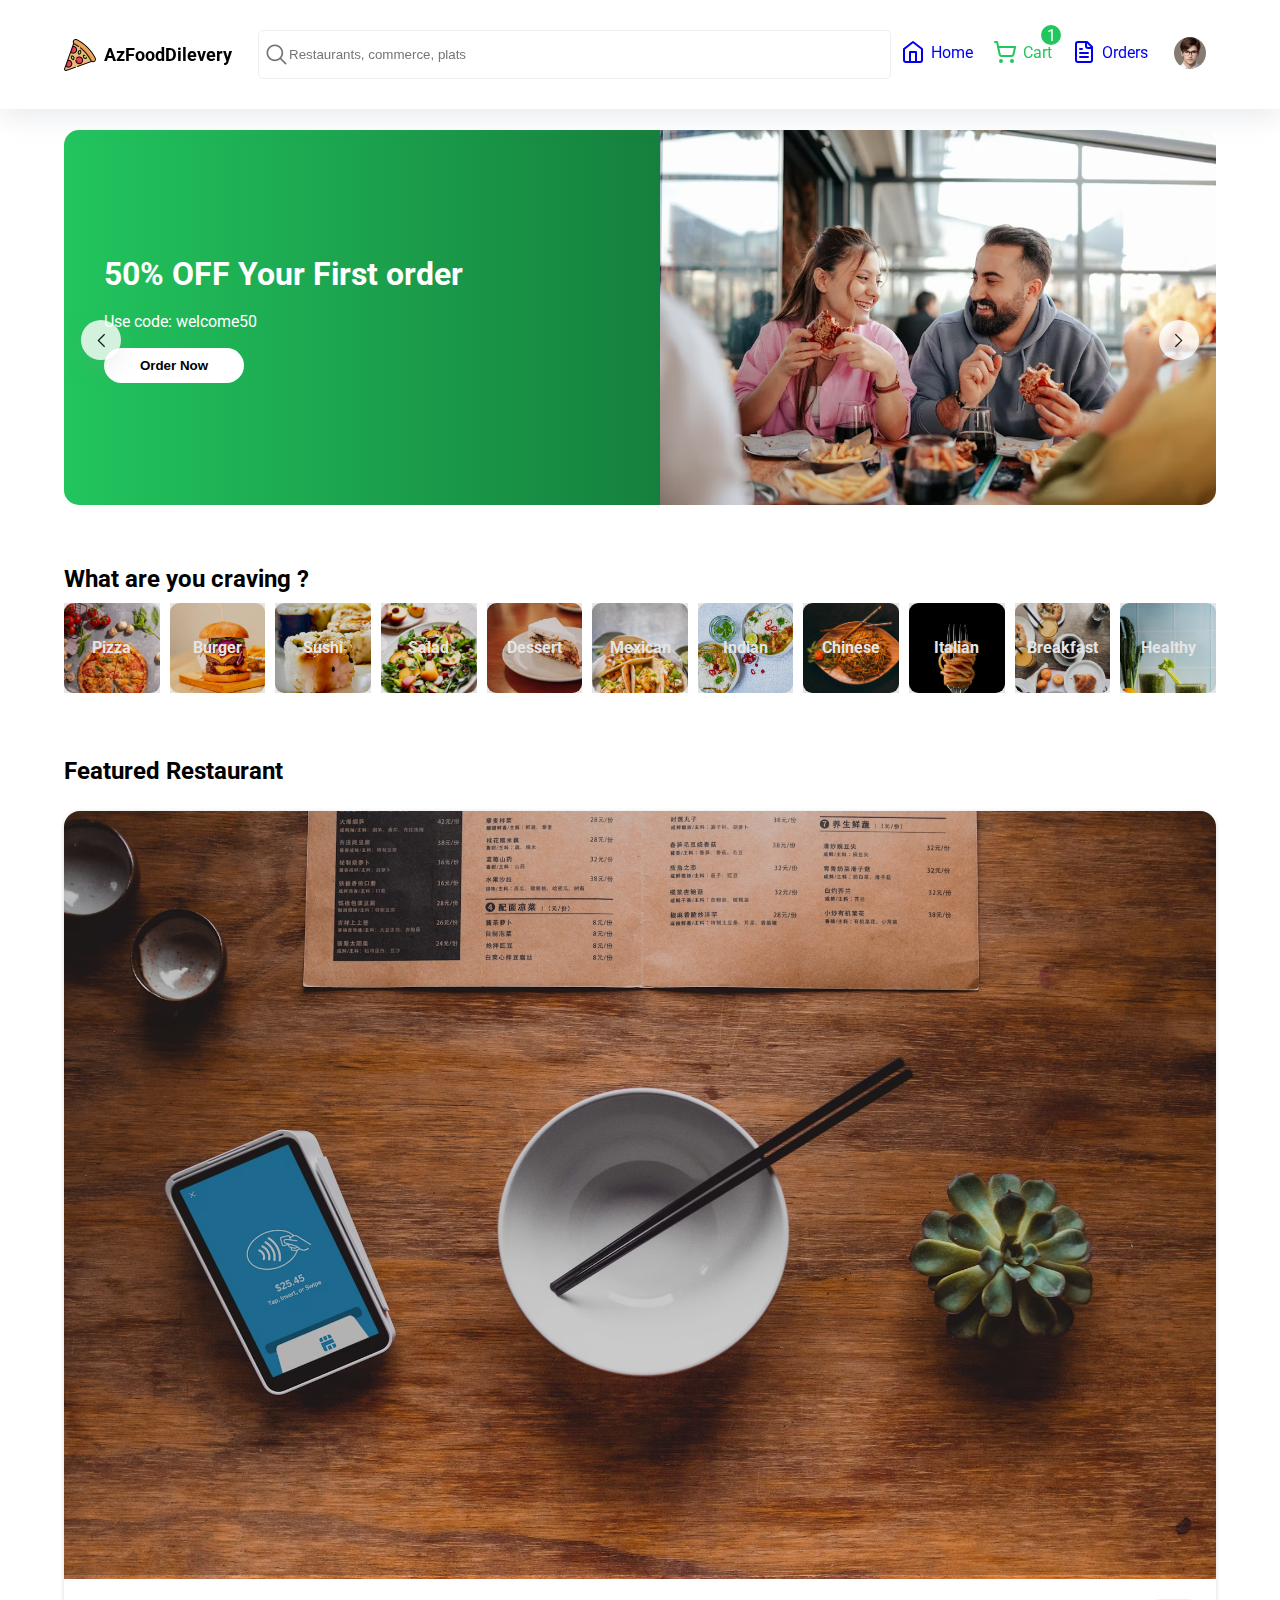
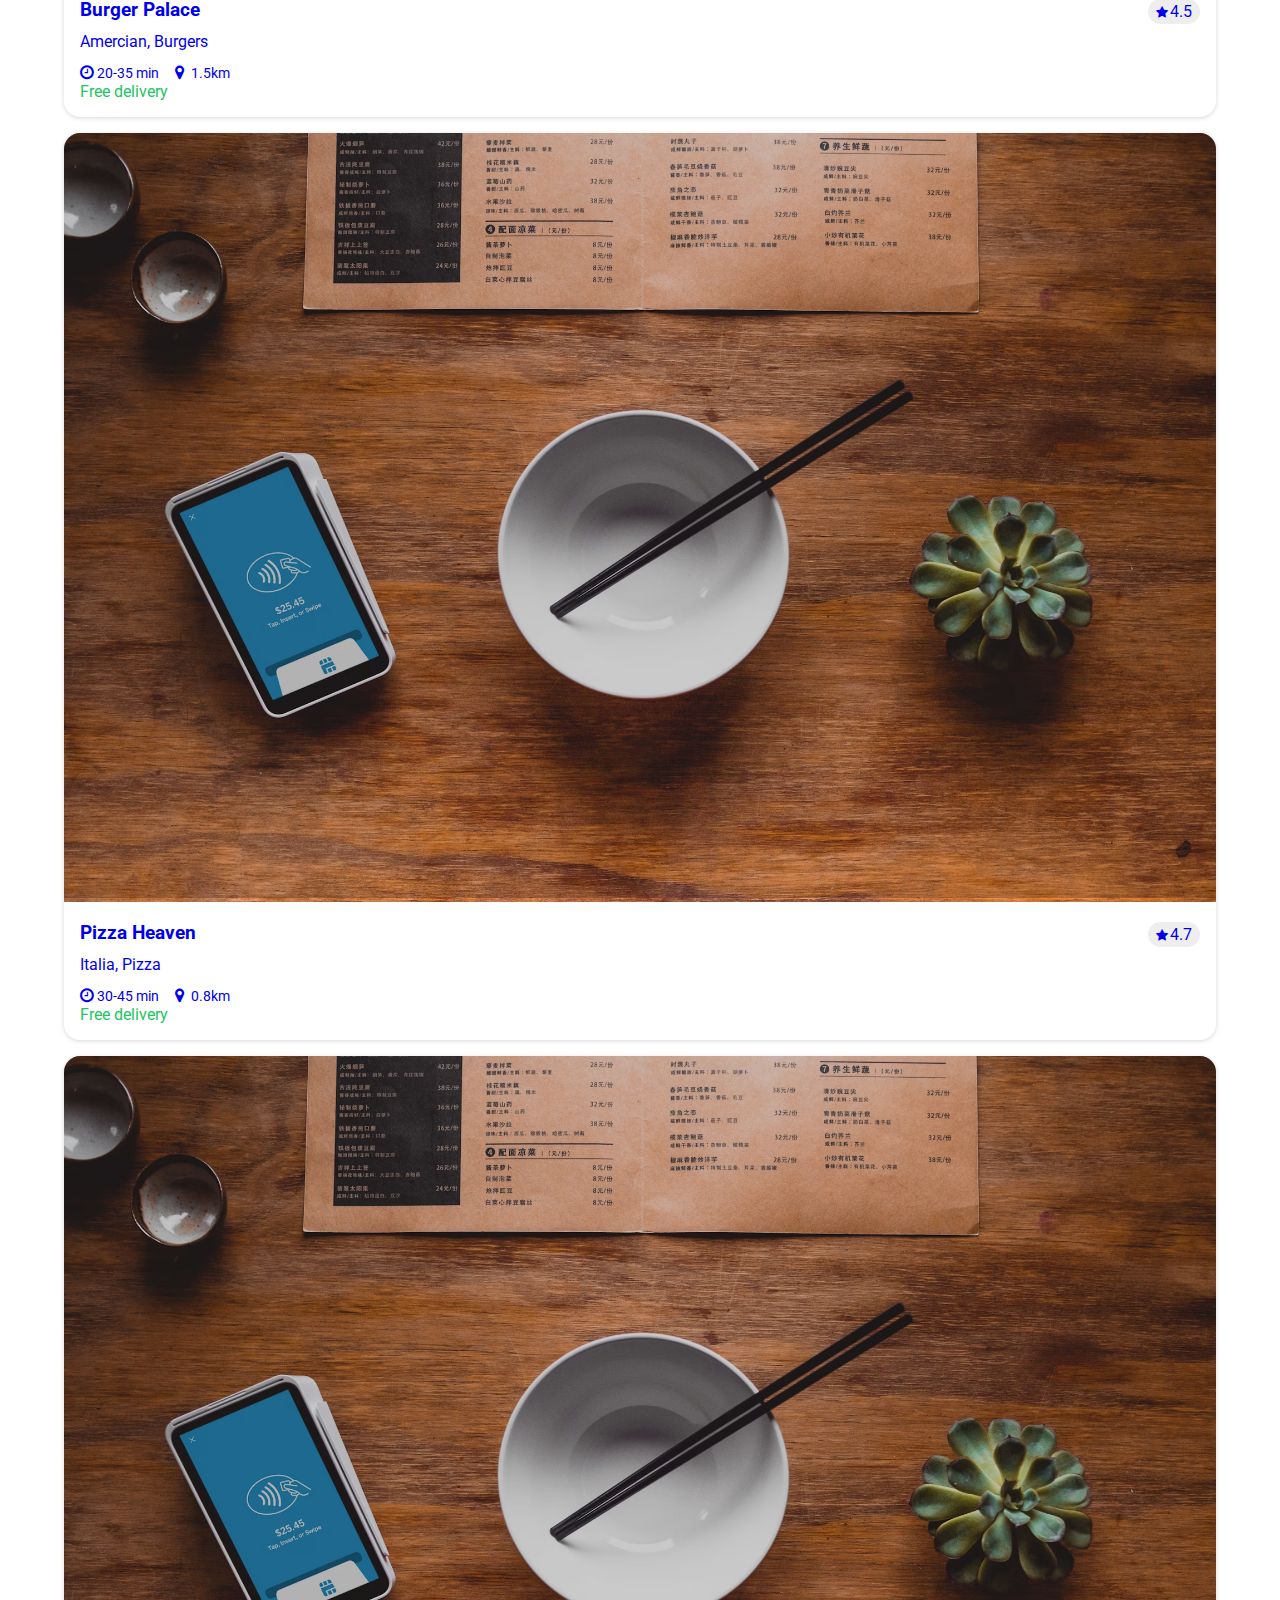
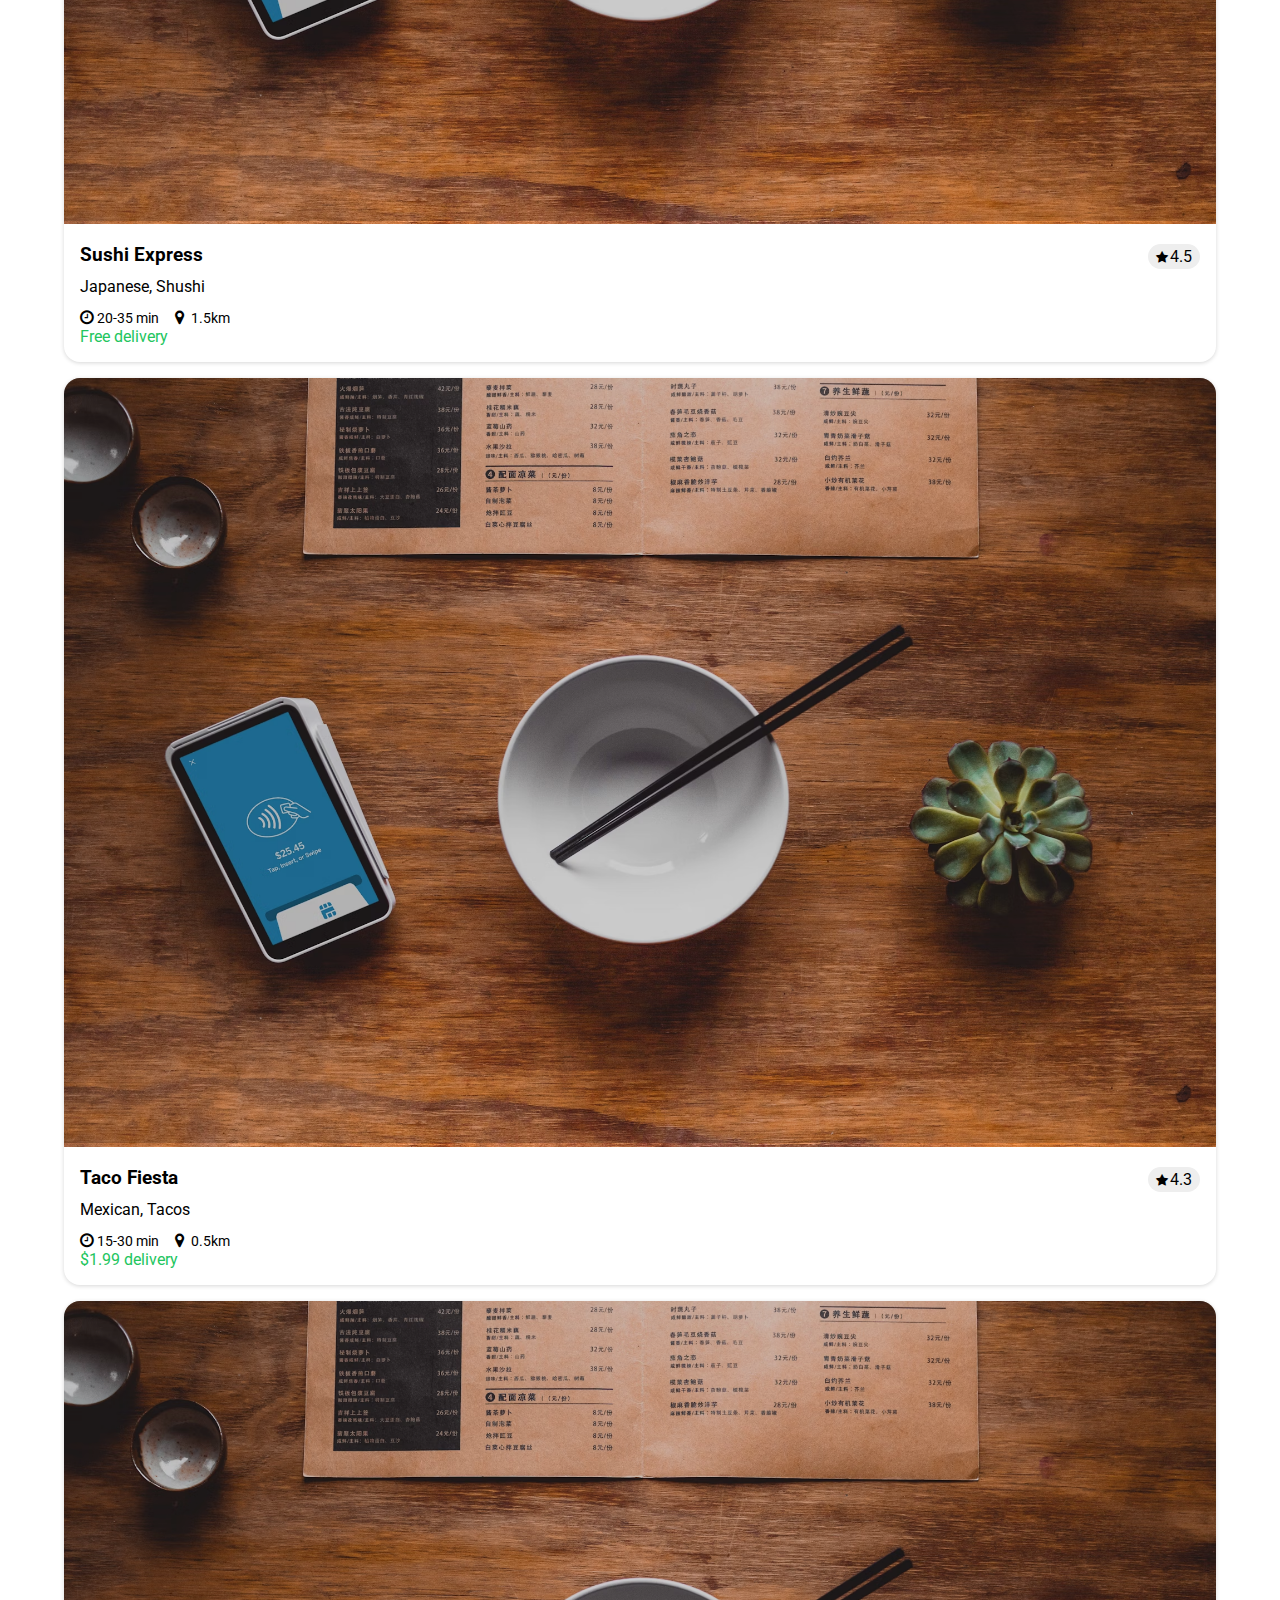
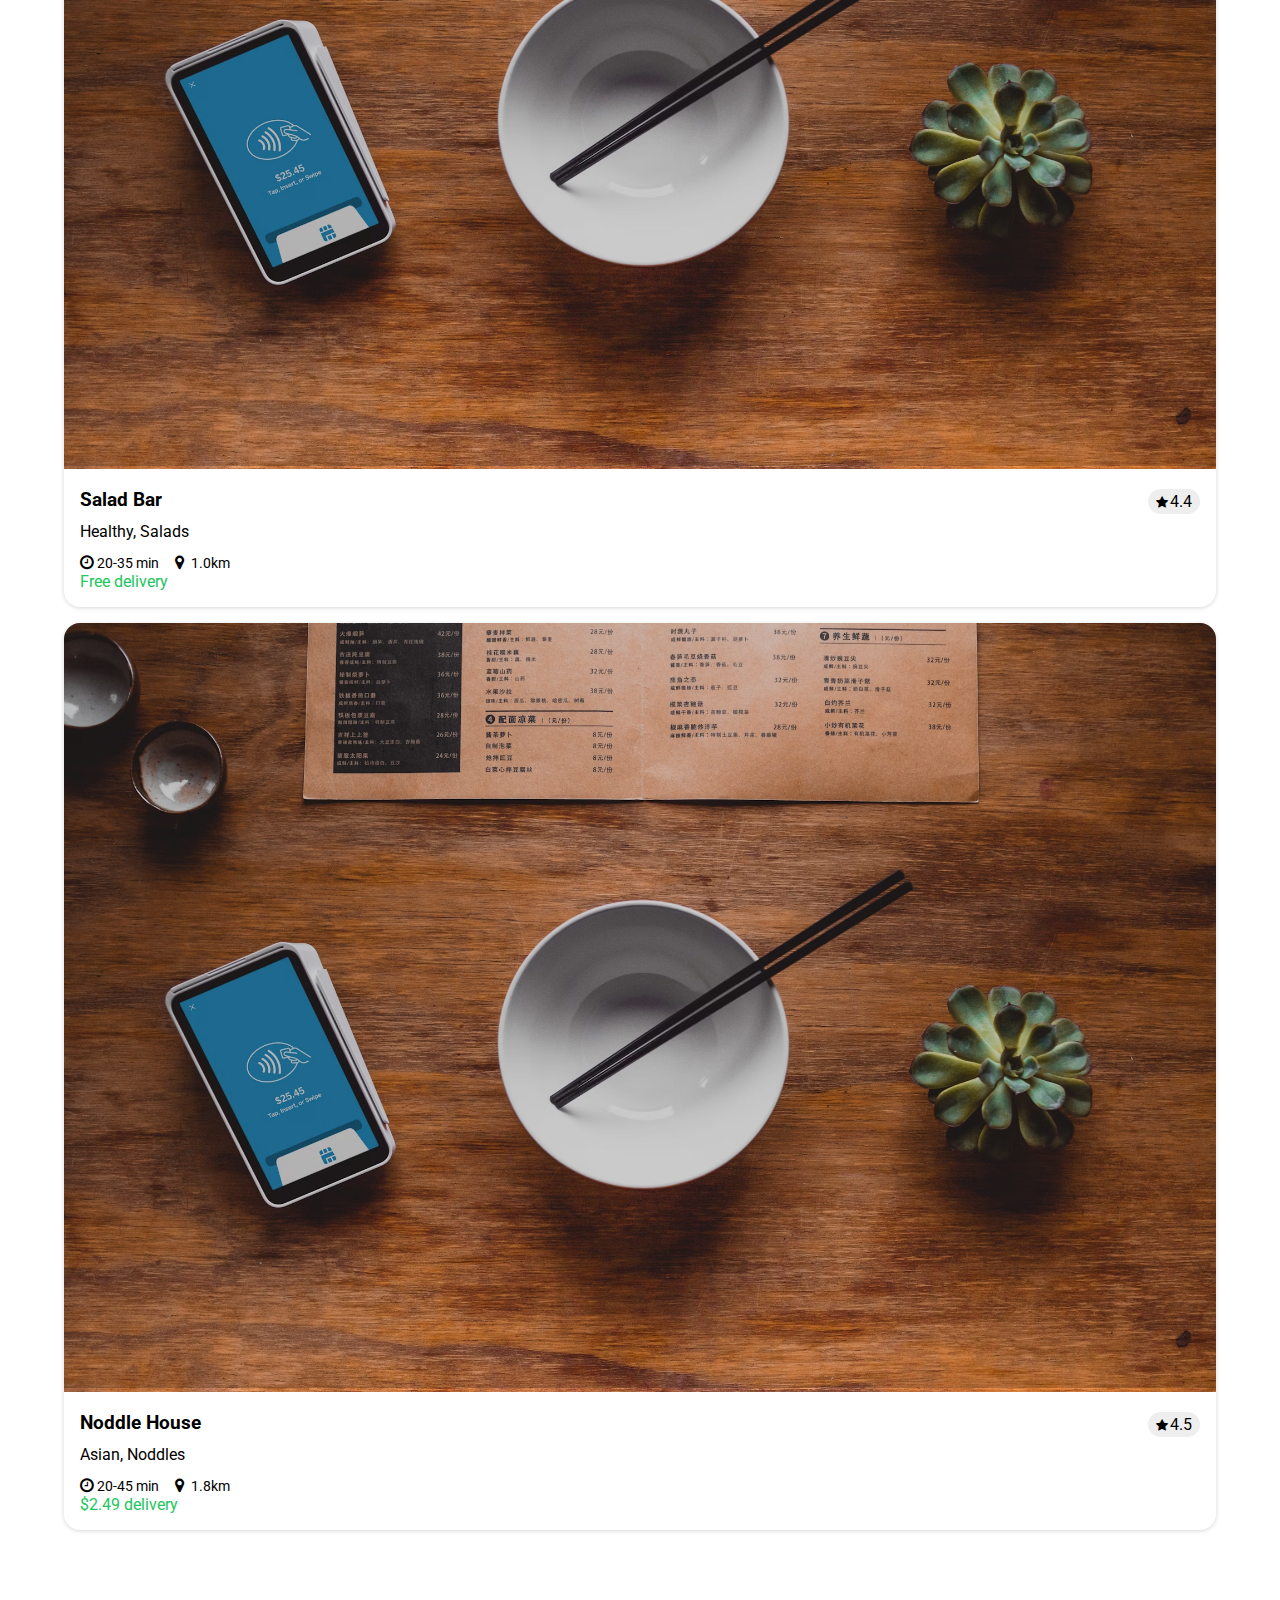
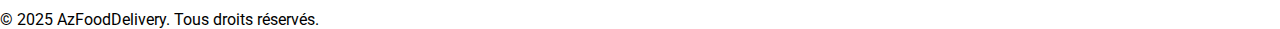
<file: index.html>
<!DOCTYPE html>
<html lang="en">
<head>
    <meta charset="UTF-8">
    <meta name="viewport" content="width=device-width, initial-scale=1.0">
    <link href="https://fonts.googleapis.com/css2?family=Roboto:ital,wght@0,100..900;1,100..900&display=swap" rel="stylesheet">
    <link rel="stylesheet" href="https://stackpath.bootstrapcdn.com/font-awesome/4.7.0/css/font-awesome.min.css">
    <link rel="stylesheet" href="css/index.css">
    <title>AZ Food Delivery App</title>
</head>
<body>
   <!--header-->
   <header>
       <div class="container">
          <div class="header-content">
              <div class="header-logo">
                   <img src="images/logo.png" alt=""/>
                   <h1>AzFoodDilevery</h1>
              </div>
               <input type="text" placeholder="Restaurants, commerce, plats" class="searchbar searchbar_desktop" />
              <div class="header-menu">
                <nav>
                    <li>
                        <a href="index.html">
                            <svg xmlns="http://www.w3.org/2000/svg" width="24" height="24" viewBox="0 0 24 24" fill="none" stroke="currentColor" stroke-width="2" stroke-linecap="round" stroke-linejoin="round" class="lucide lucide-home w-5 h-5 sm:mr-1.5"><path d="m3 9 9-7 9 7v11a2 2 0 0 1-2 2H5a2 2 0 0 1-2-2z"></path><polyline points="9 22 9 12 15 12 15 22"></polyline></svg>
                            <span>Home</span>
                        </a>
                    </li>
                    <li>
                       <a href="cart.html" id="cart">
                            <svg xmlns="http://www.w3.org/2000/svg" width="24" height="24" viewBox="0 0 24 24" fill="none" stroke="currentColor" stroke-width="2" stroke-linecap="round" stroke-linejoin="round" class="lucide lucide-shopping-cart w-5 h-5 sm:mr-1.5"><circle cx="8" cy="21" r="1"></circle><circle cx="19" cy="21" r="1"></circle><path d="M2.05 2.05h2l2.66 12.42a2 2 0 0 0 2 1.58h9.78a2 2 0 0 0 1.95-1.57l1.65-7.43H5.12"></path></svg>
                            <span >Cart</span>
                       </a> 
                    </li>
                    <li>
                        <a href="#">
                            <svg xmlns="http://www.w3.org/2000/svg" width="24" height="24" viewBox="0 0 24 24" fill="none" stroke="currentColor" stroke-width="2" stroke-linecap="round" stroke-linejoin="round" class="lucide lucide-file-text w-5 h-5 sm:mr-1.5"><path d="M15 2H6a2 2 0 0 0-2 2v16a2 2 0 0 0 2 2h12a2 2 0 0 0 2-2V7Z"></path><path d="M14 2v4a2 2 0 0 0 2 2h4"></path><path d="M10 9H8"></path><path d="M16 13H8"></path><path d="M16 17H8"></path></svg>
                            <span>Orders</span>
                        </a>
                    </li>
                    <li>
                        <a href="#">
                            <img src="images/avatar.png" alt="avatar">
                        </a>
                    </li>
                   </nav>
              </div>
          </div>
       </div>
   </header>
   <!--main-->
   <main>

        <div class="container">
            <input type="text" placeholder="Restaurants, commerce, plats" class="searchbar searchbar_mobile" />
        </div>
        <!--slider-->
        <section class="slider ms-y md-y mlg-y">
                <div class="container">
                    <div class="slider-content">
                        <div class="slider-content-desc">
                            <h3>50% OFF Your First order</h3>
                            <span>Use code: welcome50</span>
                            <button class="slider-content-desc-btn">Order Now</button>
                        </div>
                        <div class="slider-content-img">
                            <img src="images/slider_img.avif" alt=""/>
                            <div class="slider_opacity">
                                <div class="slider_buttons">
                                    <button class="slider_btn"><svg xmlns="http://www.w3.org/2000/svg" width="15" height="15" viewBox="0 0 24 24"><path fill="none" stroke="currentColor" stroke-width="2" d="M17 2L7 12l10 10"/></svg></button>
                                    <button class="slider_btn"><svg xmlns="http://www.w3.org/2000/svg" width="15" height="15" viewBox="0 0 24 24"><path fill="none" stroke="currentColor" stroke-width="2" d="m7 2l10 10L7 22"/></svg></button>
                                </div>
                            </div>
                        </div>
                    </div>
                </div>
        </section>

        <!--categories -->
        <section class="categories">
            <div class="container">
                    <h2>What are you craving ?</h2>
                    <div class="categories-content">
                        <div class="category pizza">
                            <span>Pizza</span>
                        </div>
                        <div class="category">
                            <span>Burger</span>
                        </div>
                        <div class="category">
                            <span>Sushi</span>
                        </div>
                        <div class="category">
                            <span>Salad</span>
                        </div>
                        <div class="category">
                            <span>Dessert</span>
                        </div>
                        <div class="category">
                            <span>Mexican</span>
                        </div>
                        <div class="category">
                            <span>Indian</span>
                        </div>
                        <div class="category">
                            <span>Chinese</span>
                        </div>
                        <div class="category">
                            <span>Italian</span>
                        </div>
                        <div class="category">
                            <span>Breakfast</span>
                        </div>
                        <div class="category">
                            <span>Healthy</span>
                        </div>
                    </div>
                </div>
            </div> 
        </section>
            <!--restaurants-->
        <section class="restaurants">
            <div class="container">
                <div class="restaurants-content ms-y md-y mlg-y"> 
                    <h2>Featured Restaurant</h2>
                    <div class="restaurants-list">
                        <div class="restaurant">
                            <a href="burger-palace.html">
                                <div class="restaurant_img">
                                    <div class="restaurant_opacity"></div>
                                    <img src="images/restaurant_1.avif" alt=""/>
                                </div>
                                <div class="restaurant_desc">
                                    <div class="restaurant_desc_header">
                                        <h3>Burger Palace</h3>
                                        <div class="rate"><i class="fa fa-star icon" aria-hidden="true"></i>4.5</div>
                                    </div>
                                    <p>Amercian, Burgers</p>
                                    <div class="time_distance">
                                        <div class="time">
                                            <i class="fa fa-clock-o" aria-hidden="true"></i><span>20-35 min</span>
                                        </div>
                                        <div class="distance">
                                            <i class="fa fa-map-marker" aria-hidden="true"></i> <span>1.5km</span>
                                        </div>
                                    </div>
                                    <span>Free delivery</span>
                                </div>
                                </a>
                            </div>
                        <div class="restaurant">
                            <a href="pizza-heaven.html">
                            <div class="restaurant_img">
                                <div class="restaurant_opacity"></div>
                                <img src="images/restaurant_1.avif" alt=""/>
                            </div>
                            <div class="restaurant_desc">
                                <div class="restaurant_desc_header">
                                    <h3>Pizza Heaven</h3>
                                    <div class="rate"><i class="fa fa-star icon" aria-hidden="true"></i>4.7</div>
                                </div>
                                <p>Italia, Pizza</p>
                                <div class="time_distance">
                                    <div class="time">
                                        <i class="fa fa-clock-o" aria-hidden="true"></i><span>30-45 min</span>
                                    </div>
                                    <div class="distance">
                                        <i class="fa fa-map-marker" aria-hidden="true"></i> <span>0.8km</span>
                                    </div>
                                </div>
                                <span>Free delivery</span>
                            </div>
                            </a>
                        </div>
                        <div class="restaurant">
                            <div class="restaurant_img">
                                <div class="restaurant_opacity"></div>
                                <img src="images/restaurant_1.avif" alt=""/>
                            </div>
                            <div class="restaurant_desc">
                                <div class="restaurant_desc_header">
                                    <h3>Sushi Express</h3>
                                    <div class="rate"><i class="fa fa-star icon" aria-hidden="true"></i>4.5</div>
                                </div>
                                <p>Japanese, Shushi</p>
                                <div class="time_distance">
                                    <div class="time">
                                        <i class="fa fa-clock-o" aria-hidden="true"></i><span>20-35 min</span>
                                    </div>
                                    <div class="distance">
                                        <i class="fa fa-map-marker" aria-hidden="true"></i> <span>1.5km</span>
                                    </div>
                                </div>
                                <span>Free delivery</span>
                            </div>
                        </div>
                        <div class="restaurant">
                            <div class="restaurant_img">
                                <div class="restaurant_opacity"></div>
                                <img src="images/restaurant_1.avif" alt=""/>
                            </div>
                            <div class="restaurant_desc">
                                <div class="restaurant_desc_header">
                                    <h3>Taco Fiesta</h3>
                                    <div class="rate"><i class="fa fa-star icon" aria-hidden="true"></i>4.3</div>
                                </div>
                                <p>Mexican, Tacos</p>
                                <div class="time_distance">
                                    <div class="time">
                                        <i class="fa fa-clock-o" aria-hidden="true"></i><span>15-30 min</span>
                                    </div>
                                    <div class="distance">
                                        <i class="fa fa-map-marker" aria-hidden="true"></i> <span>0.5km</span>
                                    </div>
                                </div>
                                <span>$1.99 delivery</span>
                            </div>
                        </div>
                        <div class="restaurant">
                            <div class="restaurant_img">
                                <div class="restaurant_opacity"></div>
                                <img src="images/restaurant_1.avif" alt=""/>
                            </div>
                            <div class="restaurant_desc">
                                <div class="restaurant_desc_header">
                                    <h3>Salad Bar</h3>
                                    <div class="rate"><i class="fa fa-star icon" aria-hidden="true"></i>4.4</div>
                                </div>
                                <p>Healthy, Salads</p>
                                <div class="time_distance">
                                    <div class="time">
                                        <i class="fa fa-clock-o" aria-hidden="true"></i><span>20-35 min</span>
                                    </div>
                                    <div class="distance">
                                        <i class="fa fa-map-marker" aria-hidden="true"></i> <span>1.0km</span>
                                    </div>
                                </div>
                                <span>Free delivery</span>
                            </div>
                        </div>
                        <div class="restaurant">
                            <div class="restaurant_img">
                                <div class="restaurant_opacity"></div>
                                <img src="images/restaurant_1.avif" alt=""/>
                            </div>
                            <div class="restaurant_desc">
                                <div class="restaurant_desc_header">
                                    <h3>Noddle House</h3>
                                    <div class="rate"><i class="fa fa-star icon" aria-hidden="true"></i>4.5</div>
                                </div>
                                <p>Asian, Noddles</p>
                                <div class="time_distance">
                                    <div class="time">
                                        <i class="fa fa-clock-o" aria-hidden="true"></i><span>20-45 min</span>
                                    </div>
                                    <div class="distance">
                                        <i class="fa fa-map-marker" aria-hidden="true"></i> <span>1.8km</span>
                                    </div>
                                </div>
                                <span>$2.49 delivery</span>
                            </div>
                        </div>
                    </div>  
                </div>
            </div>
        </section>
   </main>
   <footer>
       <p>&copy; 2025 AzFoodDelivery. Tous droits réservés.</p>
   </footer>
   <script src="js/main.js"  type="module"></script>
</body>
</html>
</file>
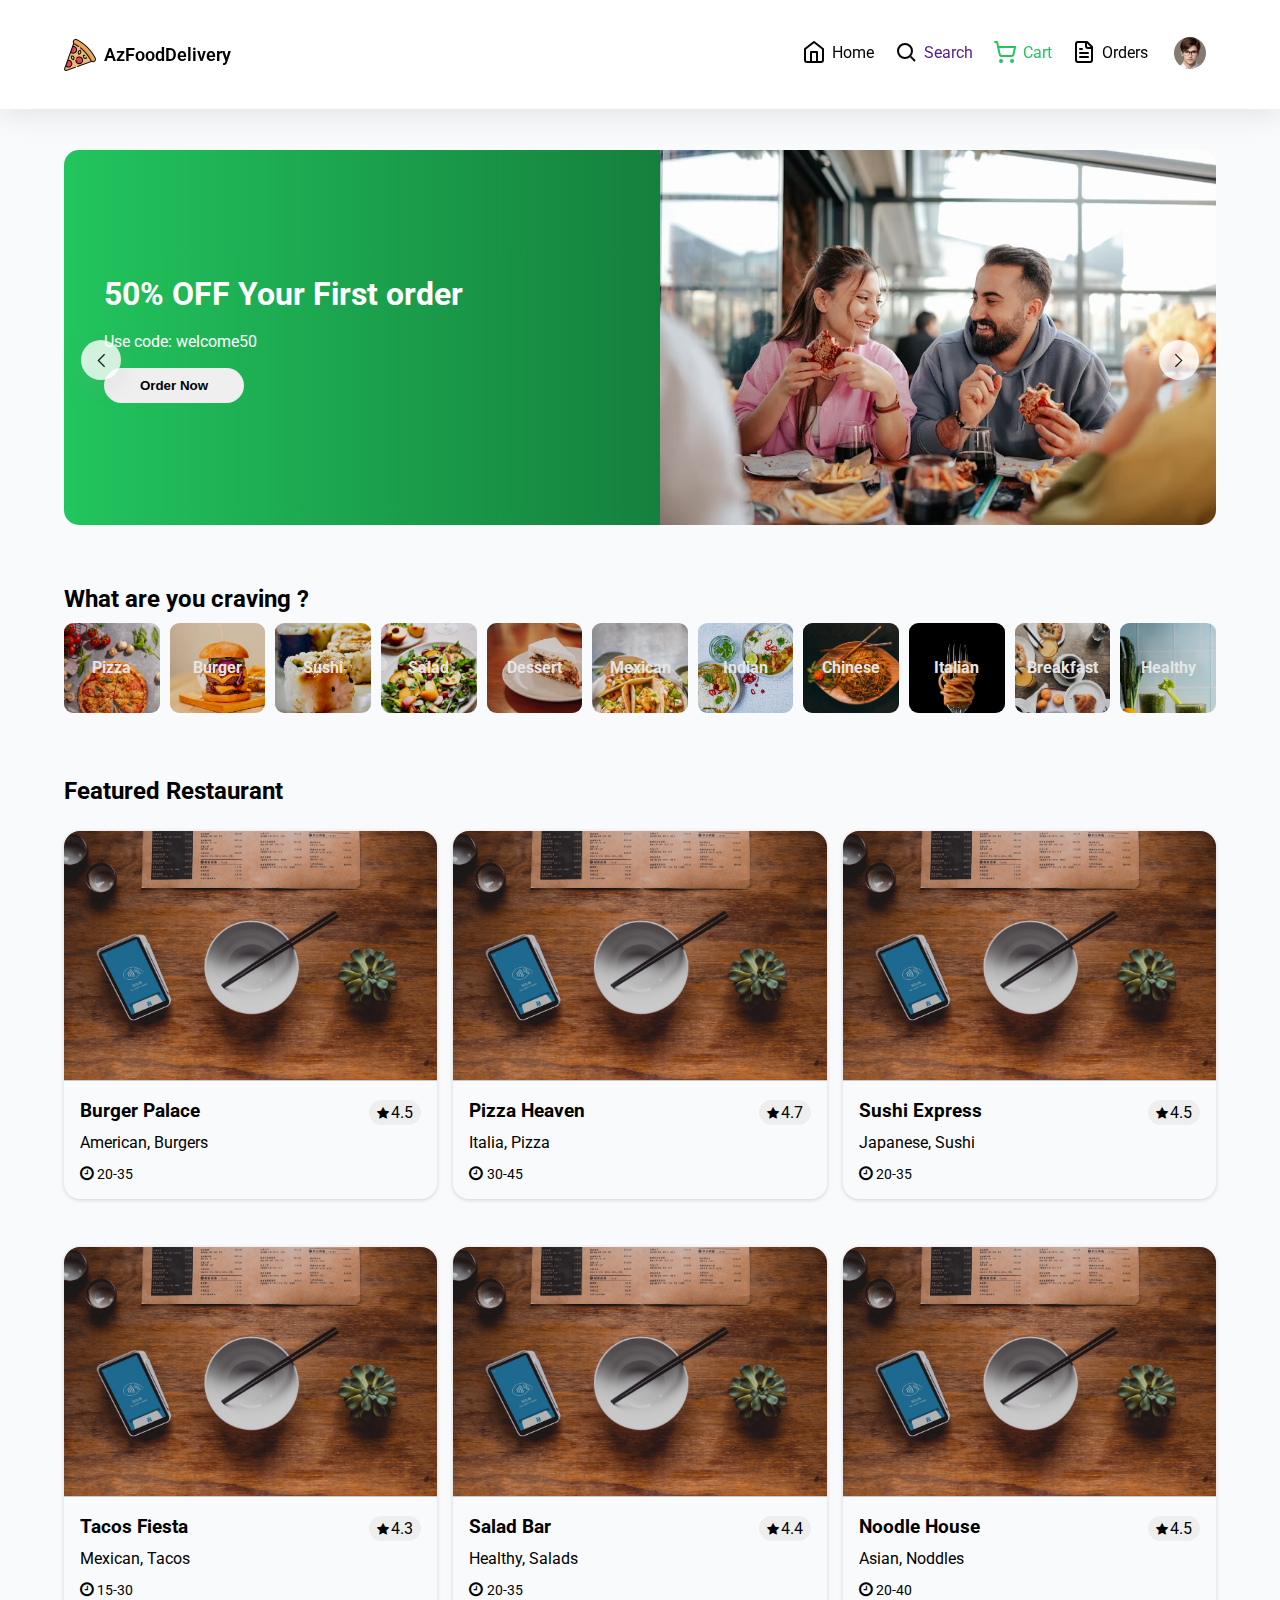
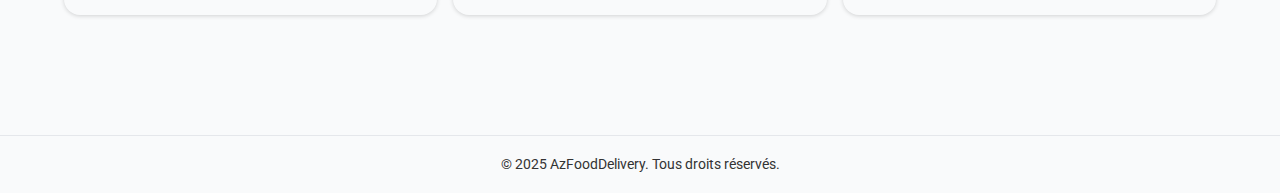
<file: public/index.html>
<!DOCTYPE html>
<html lang="en">
<head>
    <meta charset="UTF-8">
    <meta name="viewport" content="width=device-width, initial-scale=1.0">
    <link href="https://fonts.googleapis.com/css2?family=Roboto:ital,wght@0,100..900;1,100..900&display=swap" rel="stylesheet">
    <link rel="stylesheet" href="https://stackpath.bootstrapcdn.com/font-awesome/4.7.0/css/font-awesome.min.css">
    <link rel="stylesheet" href="/public/css/index.css">
    <title>AZ Food Delivery App</title>
</head>
<body>
   <!--header-->
   <header>
       <div class="container">
          <az-navbar showSearchBar="true"></az-navbar>
       </div>
   </header>
   <!--main-->
   <main>
        <!--slider-->
        <section class="slider ms-y md-y mlg-y">
                <div class="container">
                    <div class="slider-content">
                        <div class="slider-content-desc">
                            <h3>50% OFF Your First order</h3>
                            <span>Use code: welcome50</span>
                            <button class="slider-content-desc-btn">Order Now</button>
                        </div>
                        <div class="slider-content-img">
                            <img src="/public/images/slider_img.avif" alt="slider"/>
                            <div class="slider_opacity">
                                <div class="slider_buttons">
                                    <button class="slider_btn"><svg xmlns="http://www.w3.org/2000/svg" width="15" height="15" viewBox="0 0 24 24"><path fill="none" stroke="currentColor" stroke-width="2" d="M17 2L7 12l10 10"/></svg></button>
                                    <button class="slider_btn"><svg xmlns="http://www.w3.org/2000/svg" width="15" height="15" viewBox="0 0 24 24"><path fill="none" stroke="currentColor" stroke-width="2" d="m7 2l10 10L7 22"/></svg></button>
                                </div>
                            </div>
                        </div>
                    </div>
                </div>
        </section>

        <!--categories -->
        <section class="categories">
            <div class="container">
                    <h2>What are you craving ?</h2>
                    <div class="categories-content">
                        <div class="category pizza">
                            <span>Pizza</span>
                        </div>
                        <div class="category">
                            <span>Burger</span>
                        </div>
                        <div class="category">
                            <span>Sushi</span>
                        </div>
                        <div class="category">
                            <span>Salad</span>
                        </div>
                        <div class="category">
                            <span>Dessert</span>
                        </div>
                        <div class="category">
                            <span>Mexican</span>
                        </div>
                        <div class="category">
                            <span>Indian</span>
                        </div>
                        <div class="category">
                            <span>Chinese</span>
                        </div>
                        <div class="category">
                            <span>Italian</span>
                        </div>
                        <div class="category">
                            <span>Breakfast</span>
                        </div>
                        <div class="category">
                            <span>Healthy</span>
                        </div>
                    </div>
                </div>
            </div> 
        </section>
            <!--restaurants-->
        <section class="restaurants">
            <div class="container">
                <div class="restaurants-content ms-y md-y mlg-y"> 
                    <h2>Featured Restaurant</h2>
                    <div class="restaurants-list">
                    </div> 
                </div>
            </div>
        </section>
   </main>
   <footer>
       <p>&copy; 2025 AzFoodDelivery. Tous droits réservés.</p>
   </footer>
   <script src="/public/js/index.js"  type="module"></script>
   <script src="/public/js/cart.js"  type="module"></script>
   <script src="/public/js/az-navbar.js"  type="module"></script>
</body>
</html>
</file>
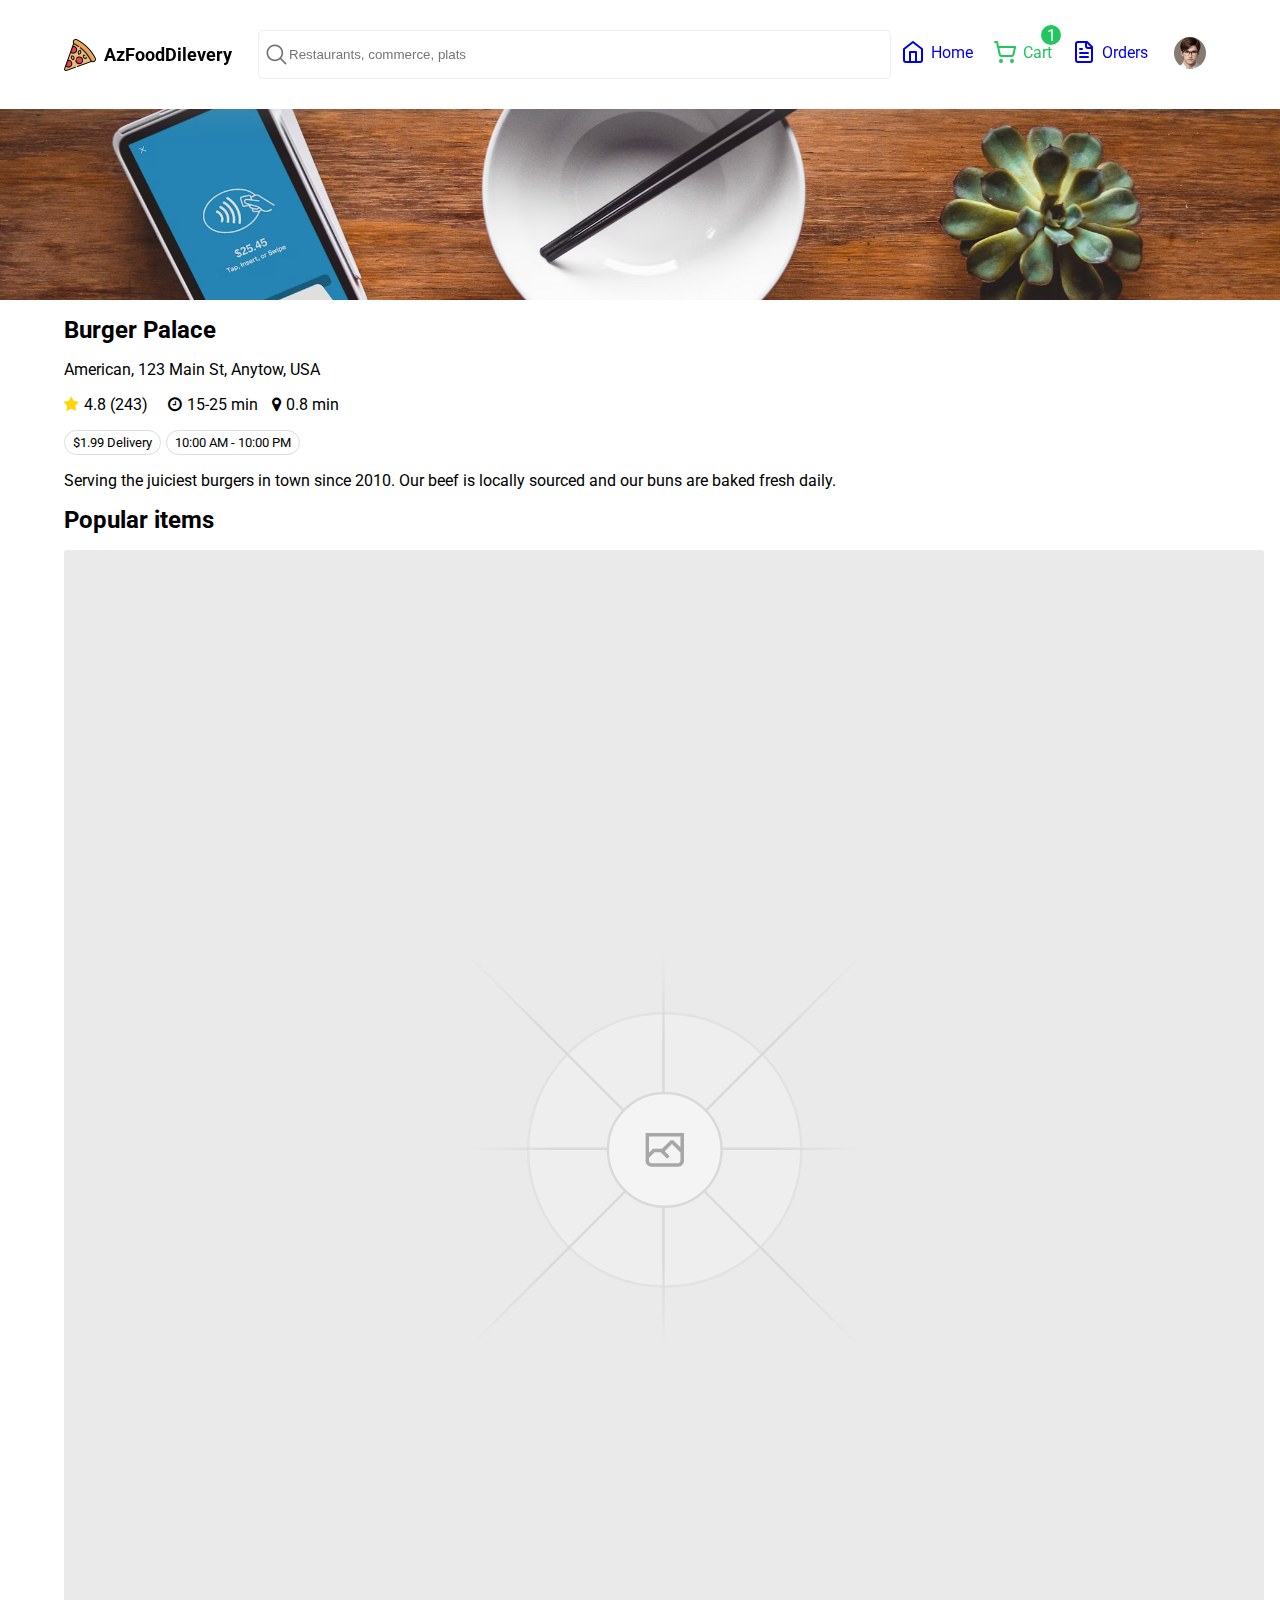
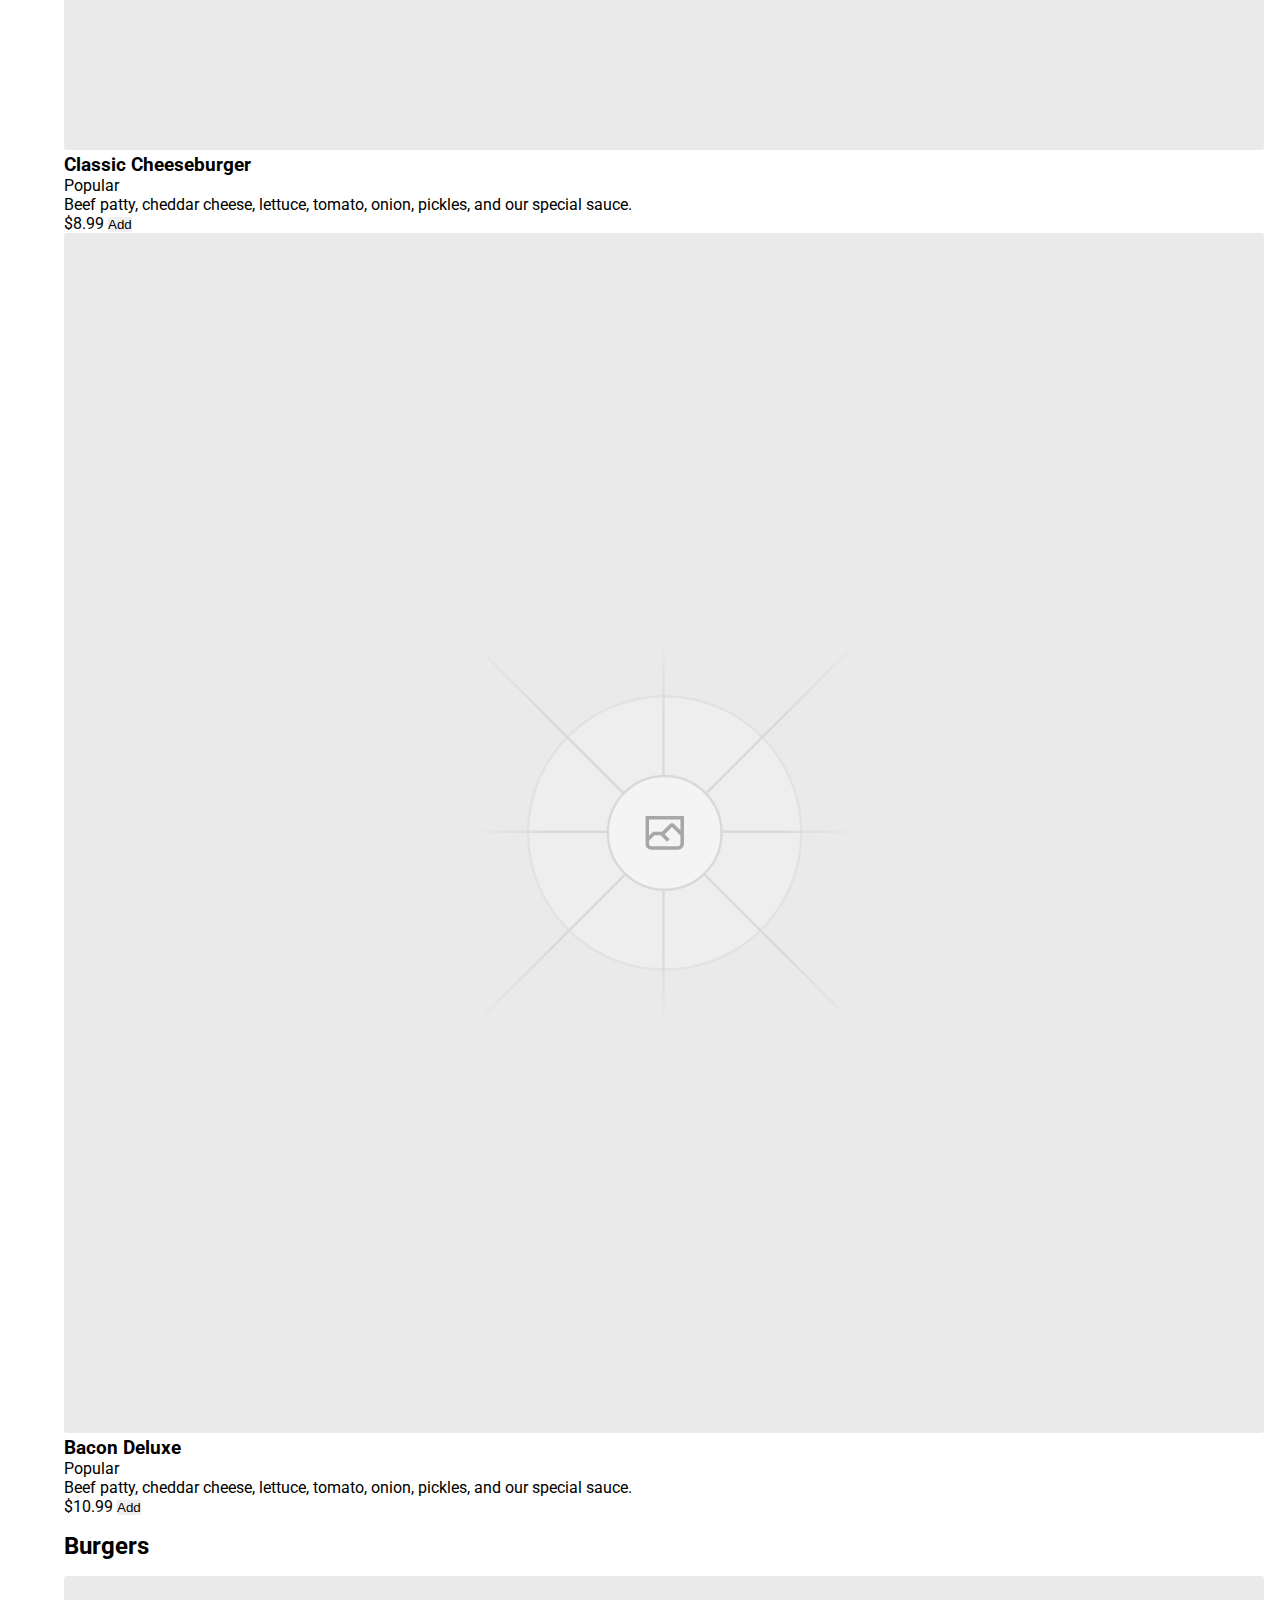
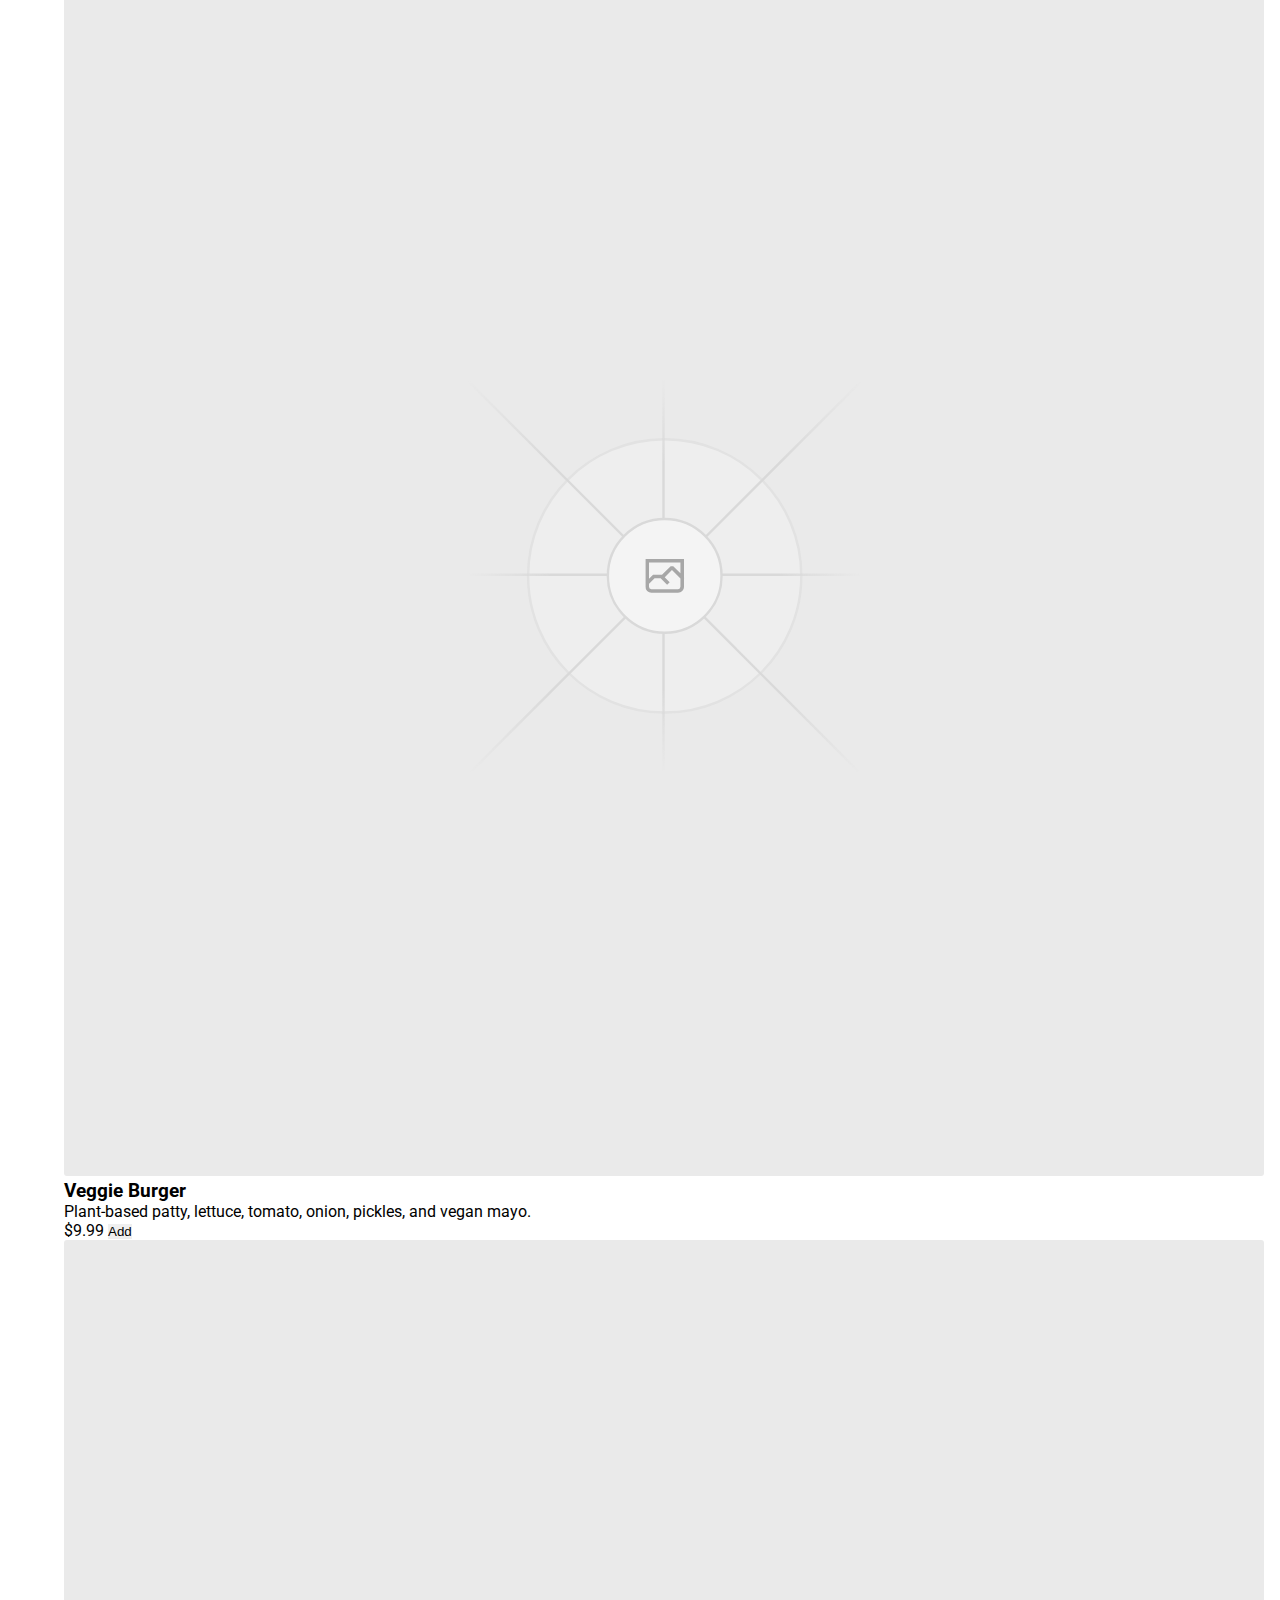
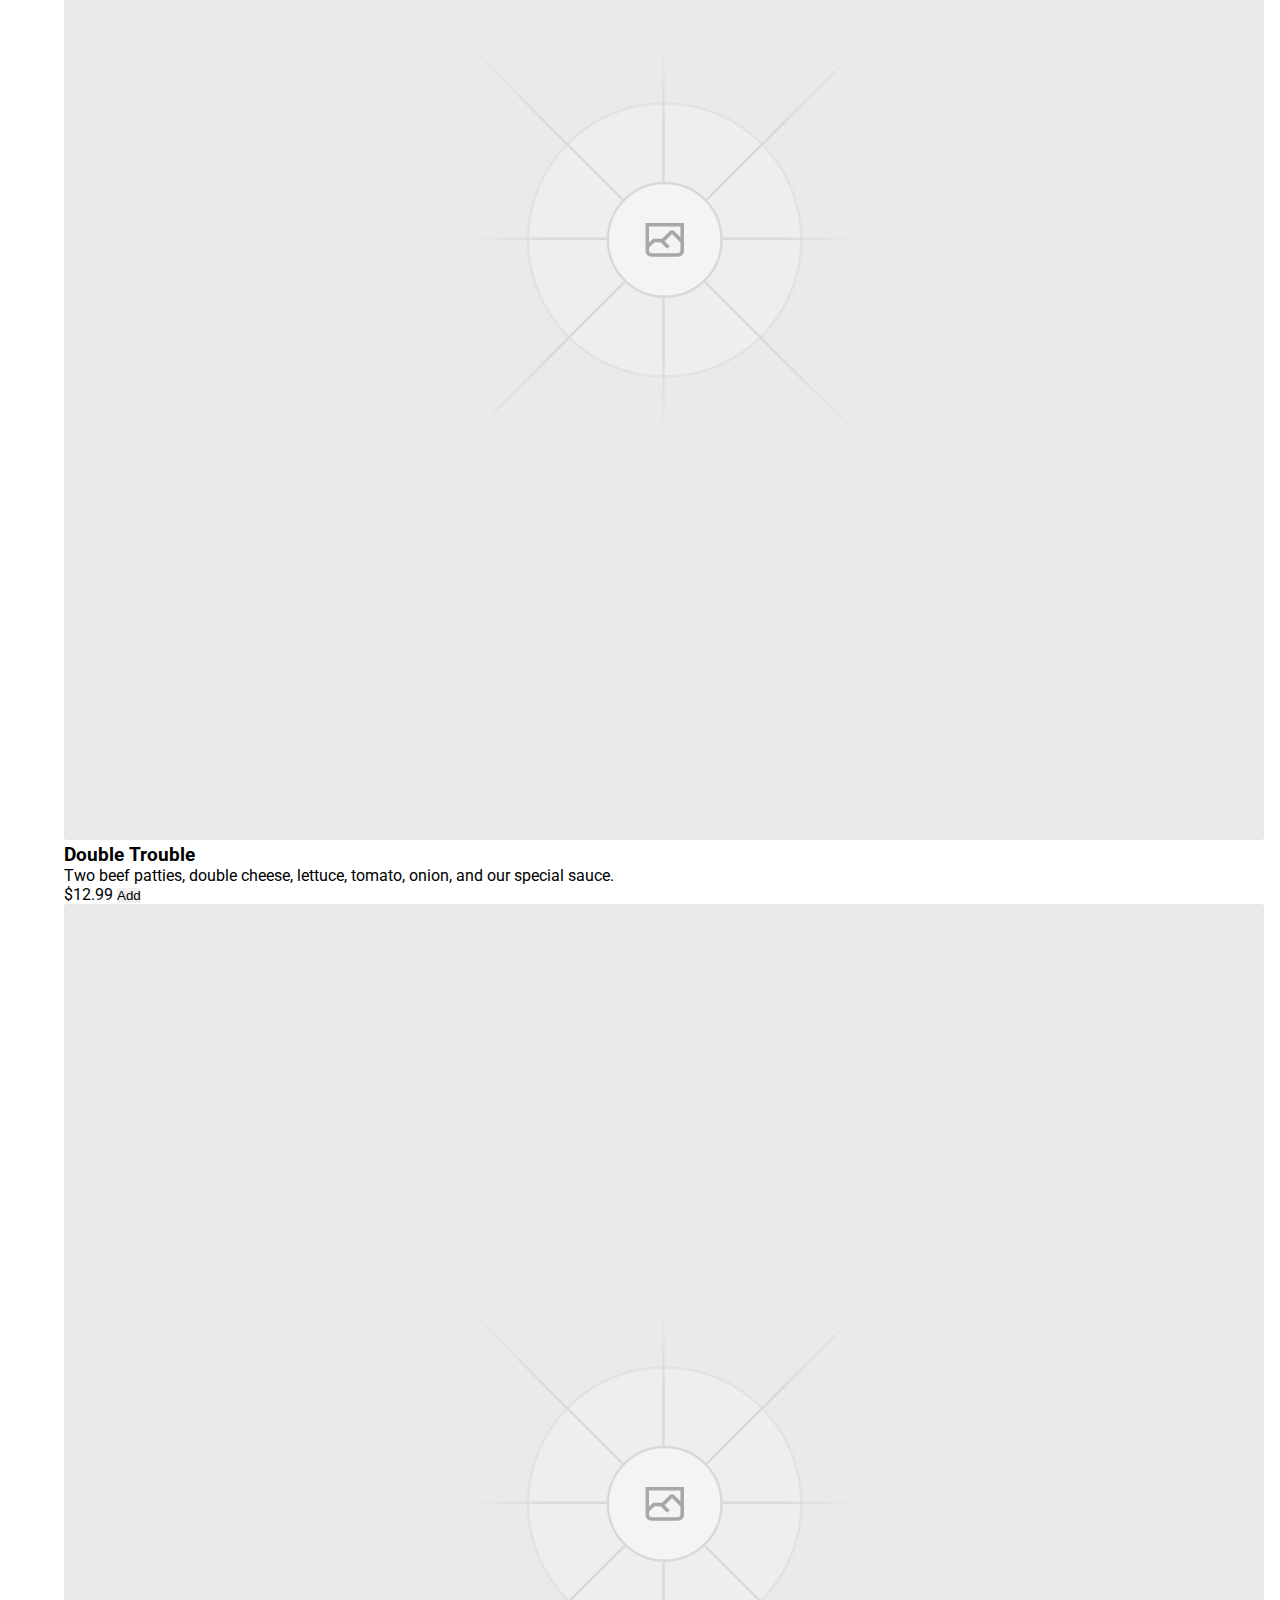
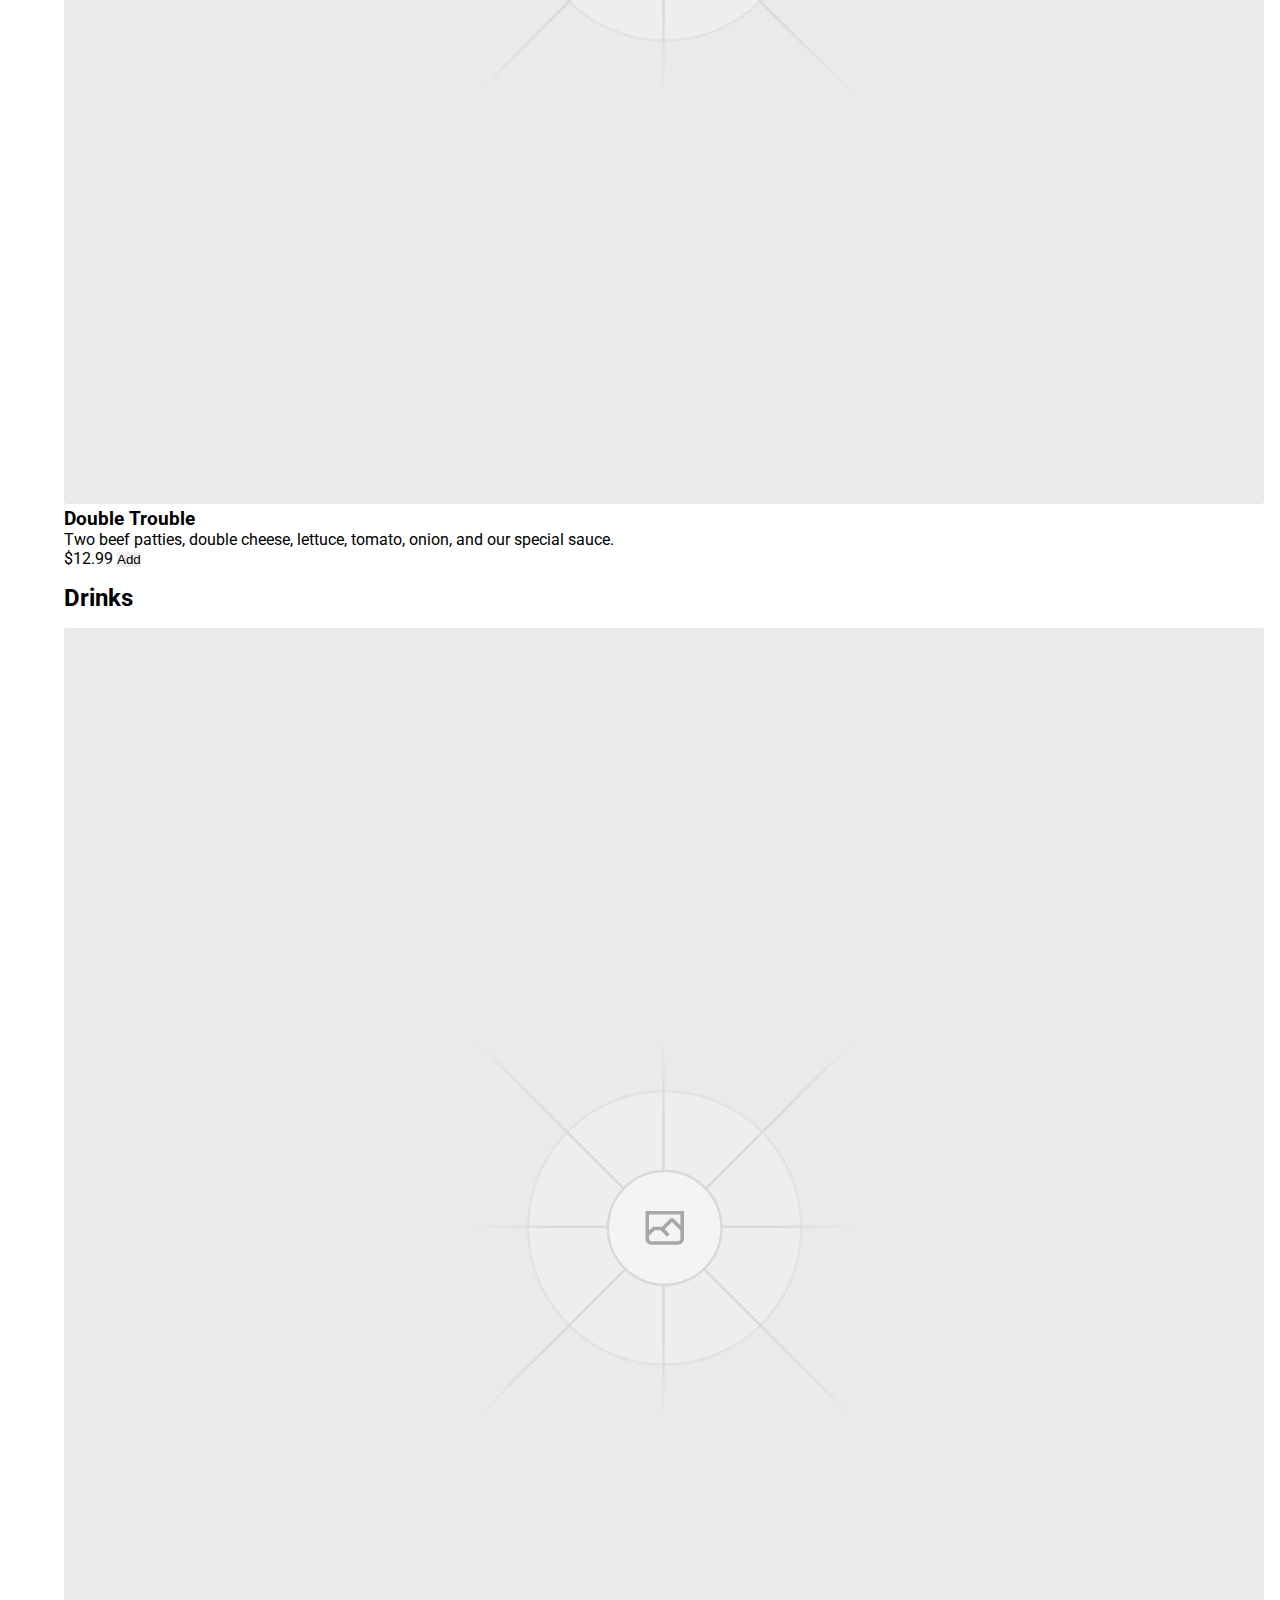
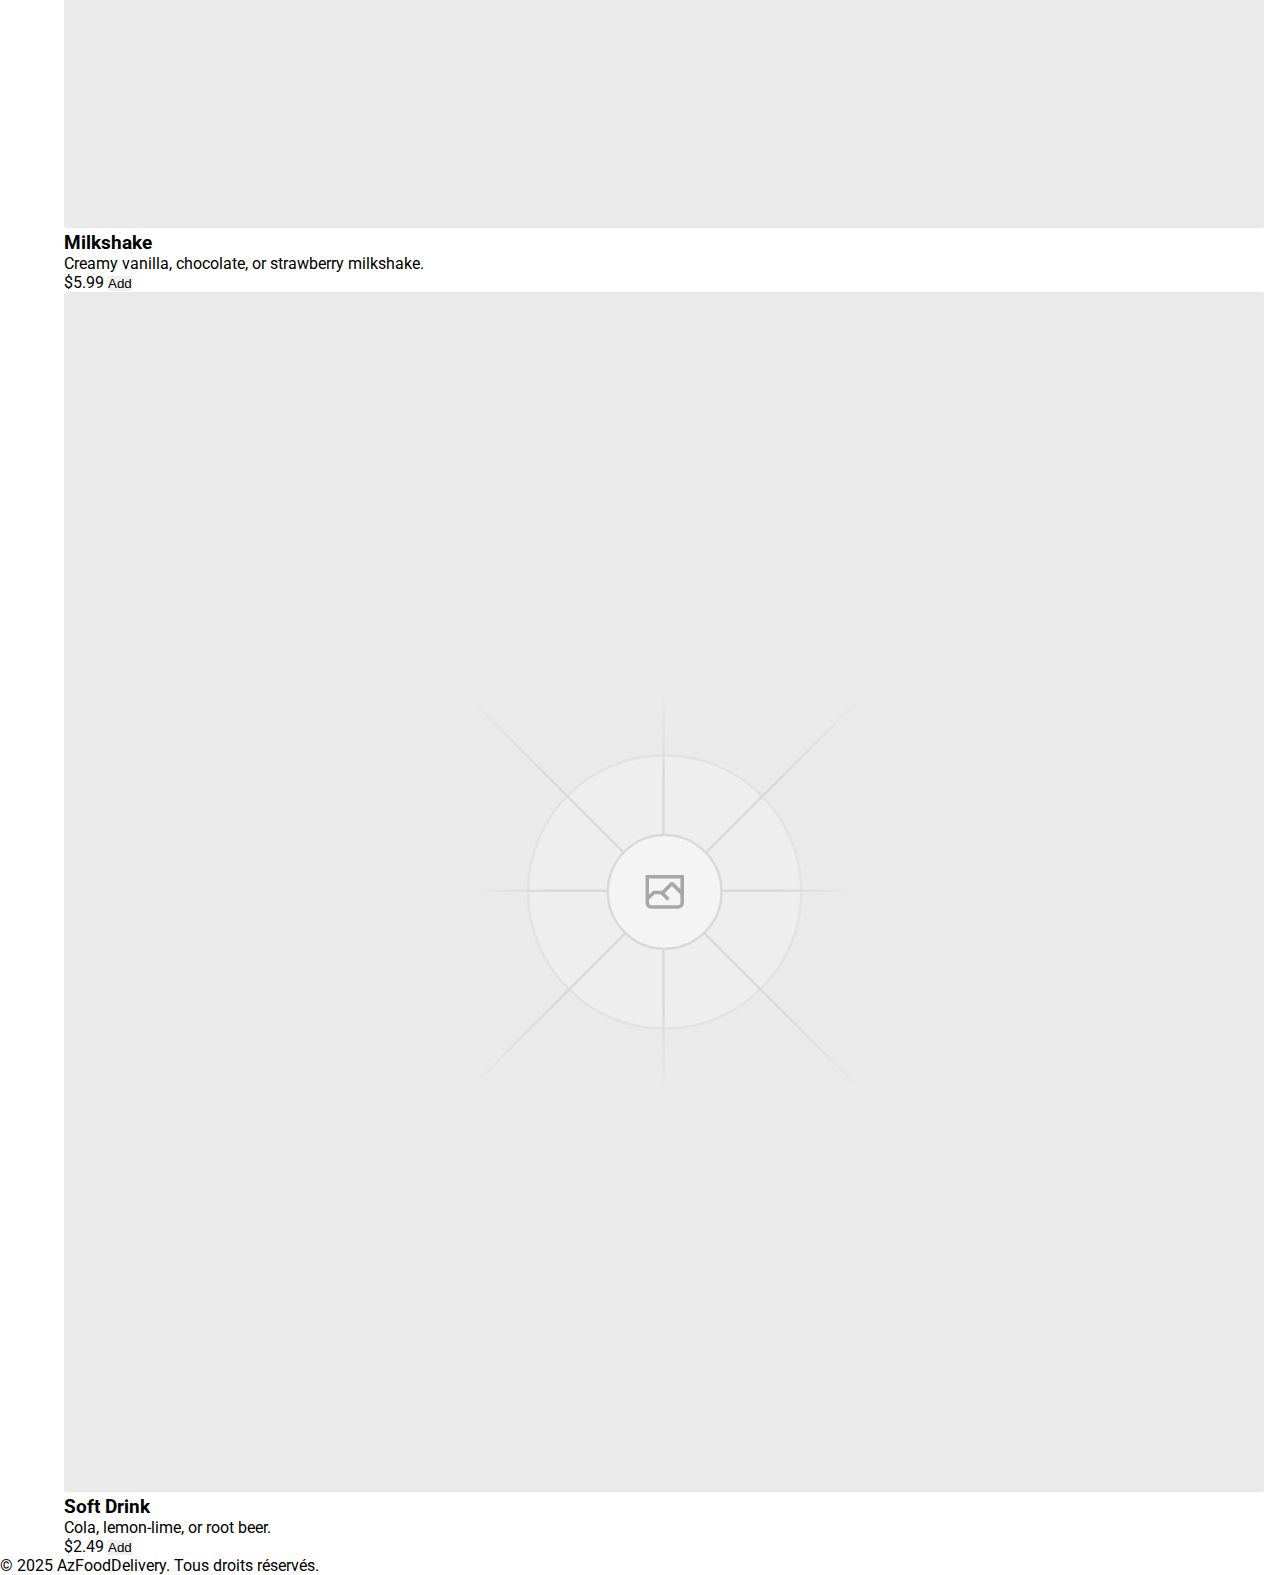
<file: burger-palace.html>
<!DOCTYPE html>
<html lang="en">
<head>
    <meta charset="UTF-8">
    <meta name="viewport" content="width=device-width, initial-scale=1.0">
    <link href="https://fonts.googleapis.com/css2?family=Roboto:ital,wght@0,100..900;1,100..900&display=swap" rel="stylesheet">
    <link rel="stylesheet" href="https://stackpath.bootstrapcdn.com/font-awesome/4.7.0/css/font-awesome.min.css">
    <link rel="stylesheet" href="css/index.css">
    <link rel="stylesheet" href="css/restaurant.css">
    <title>AZ Food Delivery App</title>
</head>
<body>
   <!--header-->
   <header>
       <div class="container">
          <div class="header-content">
              <div class="header-logo">
                   <img src="images/logo.png" alt=""/>
                   <h1>AzFoodDilevery</h1>
              </div>
               <input type="text" placeholder="Restaurants, commerce, plats" class="searchbar searchbar_desktop" />
              <div class="header-menu">
                  <nav>
                    <li>
                        <a href="index.html">
                            <svg xmlns="http://www.w3.org/2000/svg" width="24" height="24" viewBox="0 0 24 24" fill="none" stroke="currentColor" stroke-width="2" stroke-linecap="round" stroke-linejoin="round" class="lucide lucide-home w-5 h-5 sm:mr-1.5"><path d="m3 9 9-7 9 7v11a2 2 0 0 1-2 2H5a2 2 0 0 1-2-2z"></path><polyline points="9 22 9 12 15 12 15 22"></polyline></svg>
                            <span>Home</span>
                        </a>
                    </li>
                    <li>
                       <a href="cart.html" id="cart">
                            <svg xmlns="http://www.w3.org/2000/svg" width="24" height="24" viewBox="0 0 24 24" fill="none" stroke="currentColor" stroke-width="2" stroke-linecap="round" stroke-linejoin="round" class="lucide lucide-shopping-cart w-5 h-5 sm:mr-1.5"><circle cx="8" cy="21" r="1"></circle><circle cx="19" cy="21" r="1"></circle><path d="M2.05 2.05h2l2.66 12.42a2 2 0 0 0 2 1.58h9.78a2 2 0 0 0 1.95-1.57l1.65-7.43H5.12"></path></svg>
                            <span >Cart</span>
                       </a> 
                    </li>
                    <li>
                        <a href="#">
                            <svg xmlns="http://www.w3.org/2000/svg" width="24" height="24" viewBox="0 0 24 24" fill="none" stroke="currentColor" stroke-width="2" stroke-linecap="round" stroke-linejoin="round" class="lucide lucide-file-text w-5 h-5 sm:mr-1.5"><path d="M15 2H6a2 2 0 0 0-2 2v16a2 2 0 0 0 2 2h12a2 2 0 0 0 2-2V7Z"></path><path d="M14 2v4a2 2 0 0 0 2 2h4"></path><path d="M10 9H8"></path><path d="M16 13H8"></path><path d="M16 17H8"></path></svg>
                            <span>Orders</span>
                        </a>
                    </li>
                    <li>
                        <a href="#">
                            <img src="images/avatar.png" alt="avatar">
                        </a>
                    </li>
                   </nav>
              </div>
          </div>
       </div>
   </header>
   <!--main-->
   <main>
      <!--restaurant banner-->
      <div class="restaurant-banner">
          <img src="images/restaurant_1.avif" alt="" />
      </div>
      <!--restaurant info-->
      <section class="restaurant-info">
         <div class="container">
             <div class="restaurant-info-content">
                 <h1>Burger Palace</h1>
                 <p>American, 123 Main St, Anytow, USA</p>
                 <ul class="restaurant-info-menu">
                    <li><i class="fa fa-star"></i><span>4.8 (243)</span></li>
                    <li><i class="fa fa-clock-o"></i><span>15-25 min</span></li>
                    <li><i class="fa fa-map-marker"></i><span>0.8 min </span></li>
                 </ul>
                 <div class="price-time">
                    <span>$1.99 Delivery</span> 
                    <span>10:00 AM - 10:00 PM</span> 
                 </div>
                <p>Serving the juiciest burgers in town since 2010. Our beef is locally sourced and our buns are baked fresh daily.</p>
             </div>
         </div>
      </section>
      <!--items-->
      <section class="items">
        <div class="container">
            <div class="items-content">
               <h2>Popular items</h2>
               <div class="item">
                   <img src="images/placeholder.svg" alt="" />
                   <div class="item-desc">
                     <h3 id="item-name">Classic Cheeseburger</h3>
                     <span>Popular</span>
                     <p id="item-ingredients">Beef patty, cheddar cheese, lettuce, tomato, onion, pickles, and our special sauce.</p>
                     <div class="price">
                        <span id="item-price">$8.99</span>
                        <button class="add-to-cart">Add</button>
                     </div>
                   </div>
               </div>
               <div class="item">
                   <img src="images/placeholder.svg" alt="" />
                   <div class="item-desc">
                     <h3 id="item-name">Bacon Deluxe</h3>
                     <span>Popular</span>
                     <p id="item-ingredients">Beef patty, cheddar cheese, lettuce, tomato, onion, pickles, and our special sauce.</p>
                     <div class="price">
                        <span id="item-price">$10.99</span>
                        <button class="add-to-cart">Add</button>
                     </div>
                   </div>
               </div>
               <h2>Burgers</h2>
               <div class="item">
                   <img src="images/placeholder.svg" alt="" />
                   <div class="item-desc">
                     <h3>Veggie Burger</h3>
                     <p>Plant-based patty, lettuce, tomato, onion, pickles, and vegan mayo.</p>
                     <div class="price">
                        <span>$9.99</span>
                        <button class="add-to-cart">Add</button>
                     </div>
                   </div>
               </div>
               <div class="item">
                   <img src="images/placeholder.svg" alt="" />
                   <div class="item-desc">
                     <h3>Double Trouble</h3>
                     <p>Two beef patties, double cheese, lettuce, tomato, onion, and our special sauce.</p>
                     <div class="price">
                        <span>$12.99</span>
                        <button class="add-to-cart">Add</button>
                     </div>
                   </div>
               </div>
               <div class="item">
                   <img src="images/placeholder.svg" alt="" />
                   <div class="item-desc">
                     <h3>Double Trouble</h3>
                     <p>Two beef patties, double cheese, lettuce, tomato, onion, and our special sauce.</p>
                     <div class="price">
                        <span>$12.99</span>
                        <button class="add-to-cart">Add</button>
                     </div>
                   </div>
               </div>
               <h2>Drinks</h2>
               <div class="item">
                   <img src="images/placeholder.svg" alt="" />
                   <div class="item-desc">
                     <h3>Milkshake</h3>
                     <p>Creamy vanilla, chocolate, or strawberry milkshake.</p>
                     <div class="price">
                        <span>$5.99</span>
                        <button class="add-to-cart">Add</button>
                     </div>
                   </div>
               </div>
               <div class="item">
                   <img src="images/placeholder.svg" alt="" />
                   <div class="item-desc">
                     <h3>Soft Drink</h3>
                     <p>Cola, lemon-lime, or root beer.</p>
                     <div class="price">
                        <span>$2.49</span>
                        <button class="add-to-cart">Add</button>
                     </div>
                   </div>
               </div>
            </div>
        </div>
      </section>
   </main>
   <footer>
       <p>&copy; 2025 AzFoodDelivery. Tous droits réservés.</p>
   </footer>
   <script src="js/main.js" type="module"></script>
</body>
</html>
</file>
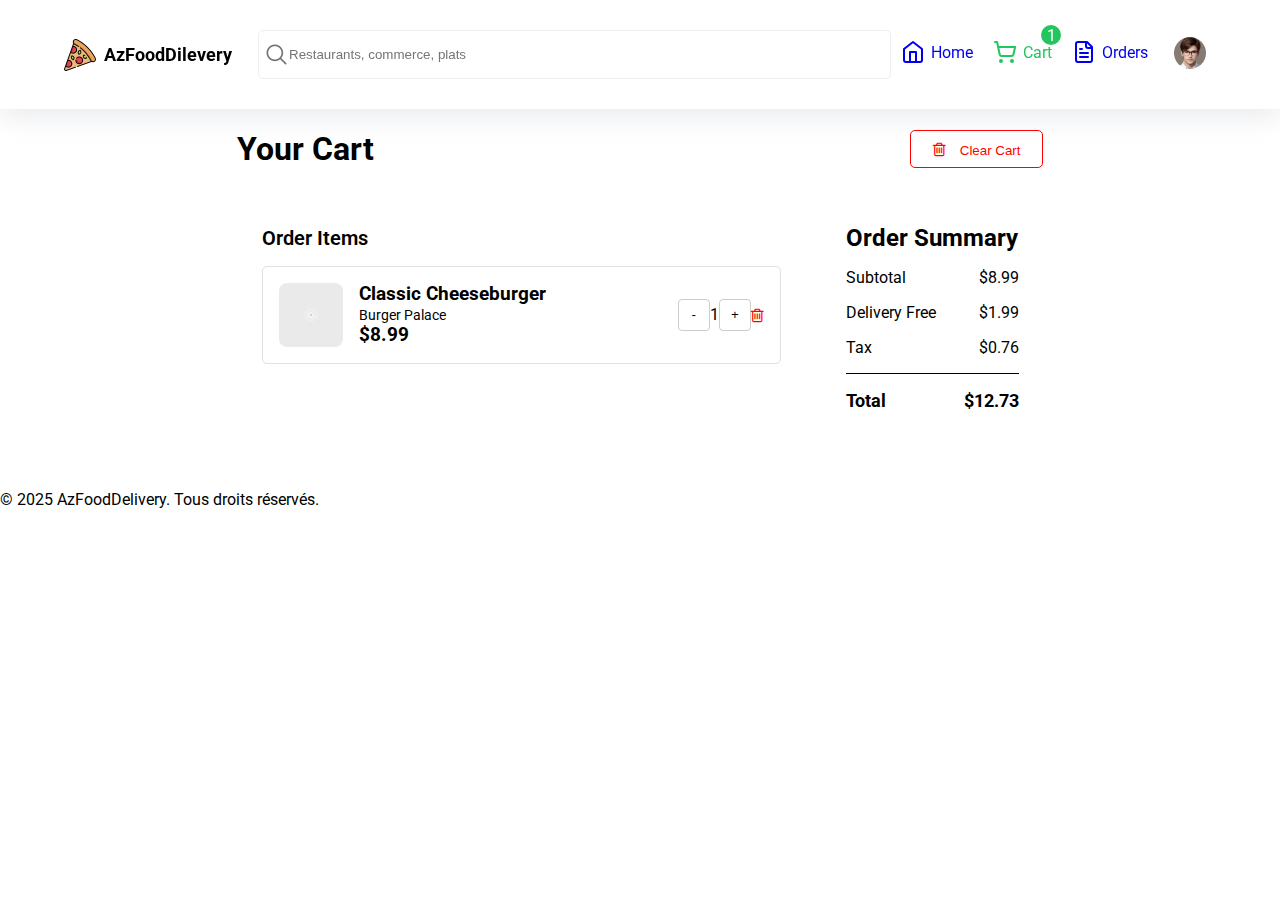
<file: cart.html>
<!DOCTYPE html>
<html lang="en">
<head>
    <meta charset="UTF-8">
    <meta name="viewport" content="width=device-width, initial-scale=1.0">
    <link href="https://fonts.googleapis.com/css2?family=Roboto:ital,wght@0,100..900;1,100..900&display=swap" rel="stylesheet">
    <link rel="stylesheet" href="https://stackpath.bootstrapcdn.com/font-awesome/4.7.0/css/font-awesome.min.css">
    <link rel="stylesheet" href="css/index.css">
    <link rel="stylesheet" href="css/cart.css">
    <title>AZ Food Delivery App</title>
</head>
<body>
   <!--header-->
   <header>
       <div class="container">
          <div class="header-content">
              <div class="header-logo">
                   <img src="images/logo.png" alt=""/>
                   <h1>AzFoodDilevery</h1>
              </div>
               <input type="text" placeholder="Restaurants, commerce, plats" class="searchbar searchbar_desktop" />
              <div class="header-menu">
                  <nav>
                    <li>
                        <a href="index.html">
                            <svg xmlns="http://www.w3.org/2000/svg" width="24" height="24" viewBox="0 0 24 24" fill="none" stroke="currentColor" stroke-width="2" stroke-linecap="round" stroke-linejoin="round" class="lucide lucide-home w-5 h-5 sm:mr-1.5"><path d="m3 9 9-7 9 7v11a2 2 0 0 1-2 2H5a2 2 0 0 1-2-2z"></path><polyline points="9 22 9 12 15 12 15 22"></polyline></svg>
                            <span>Home</span>
                        </a>
                    </li>
                    <li>
                       <a href="#" id="cart">
                            <svg xmlns="http://www.w3.org/2000/svg" width="24" height="24" viewBox="0 0 24 24" fill="none" stroke="currentColor" stroke-width="2" stroke-linecap="round" stroke-linejoin="round" class="lucide lucide-shopping-cart w-5 h-5 sm:mr-1.5"><circle cx="8" cy="21" r="1"></circle><circle cx="19" cy="21" r="1"></circle><path d="M2.05 2.05h2l2.66 12.42a2 2 0 0 0 2 1.58h9.78a2 2 0 0 0 1.95-1.57l1.65-7.43H5.12"></path></svg>
                            <span >Cart</span>
                       </a> 
                    </li>
                    <li>
                        <a href="#">
                            <svg xmlns="http://www.w3.org/2000/svg" width="24" height="24" viewBox="0 0 24 24" fill="none" stroke="currentColor" stroke-width="2" stroke-linecap="round" stroke-linejoin="round" class="lucide lucide-file-text w-5 h-5 sm:mr-1.5"><path d="M15 2H6a2 2 0 0 0-2 2v16a2 2 0 0 0 2 2h12a2 2 0 0 0 2-2V7Z"></path><path d="M14 2v4a2 2 0 0 0 2 2h4"></path><path d="M10 9H8"></path><path d="M16 13H8"></path><path d="M16 17H8"></path></svg>
                            <span>Orders</span>
                        </a>
                    </li>
                    <li>
                        <a href="#">
                            <img src="images/avatar.png" alt="avatar">
                        </a>
                    </li>
                   </nav>
              </div>
          </div>
       </div>
   </header>
   <!--main-->
   <main>
      <div class="cart">
         <div class="container">
            <div class="cart-content"> 
                <div class="cart-content-header">
                    <h1>Your Cart</h1>
                    <button>
                        <i class="fa fa-trash-o" aria-hidden="true"></i>
                        Clear Cart</button>
                </div>
                <div class="cart-content-main">
                    <div class="cart-items">
                        <h2>Order Items</h2>
                        <div class="cart-item">
                            <div class="cart-item-desc">
                               <img src="images/placeholder.svg" alt=""/>
                                <div class="cart-item-info">
                                    <h3>Classic Cheeseburger</h3>
                                    <span>Burger Palace</span>
                                    <span>$8.99</span>
                                </div>
                            </div>                   
                            <div class="cart-item-btn">
                                    <button id="cart-item-btn-minus">-</button> 
                                    <span>1</span> 
                                    <button id="cart-item-btn-plus">+</button> 
                                    <i class="fa fa-trash-o"></i>
                            </div>
                        </div>
                        
        
                    </div>
                    <div class="cart-order">
                        <h2>Order Summary</h2>
                        <div class="cart-order-row">
                              <span>Subtotal</span>
                              <span>$8.99</span>
                        </div>
                        <div class="cart-order-row">
                              <span>Delivery Free</span>
                              <span>$1.99</span>
                        </div>
                        <div class="cart-order-row">
                              <span>Tax</span>
                              <span>$0.76</span>
                        </div>
                        <hr>
                        <div class="cart-order-row">
                              <span id="total_label">Total</span>
                              <span id="total_value">$12.73</span>
                        </div>
                        <button>Proceed to Checkout</button>

                    </div>
                </div>
            </div>
         </div>
      </div>
      
   </main>
   <footer>
       <p>&copy; 2025 AzFoodDelivery. Tous droits réservés.</p>
   </footer>
   <script src="js/main.js" type="module"></script>
</body>
</html>
</file>
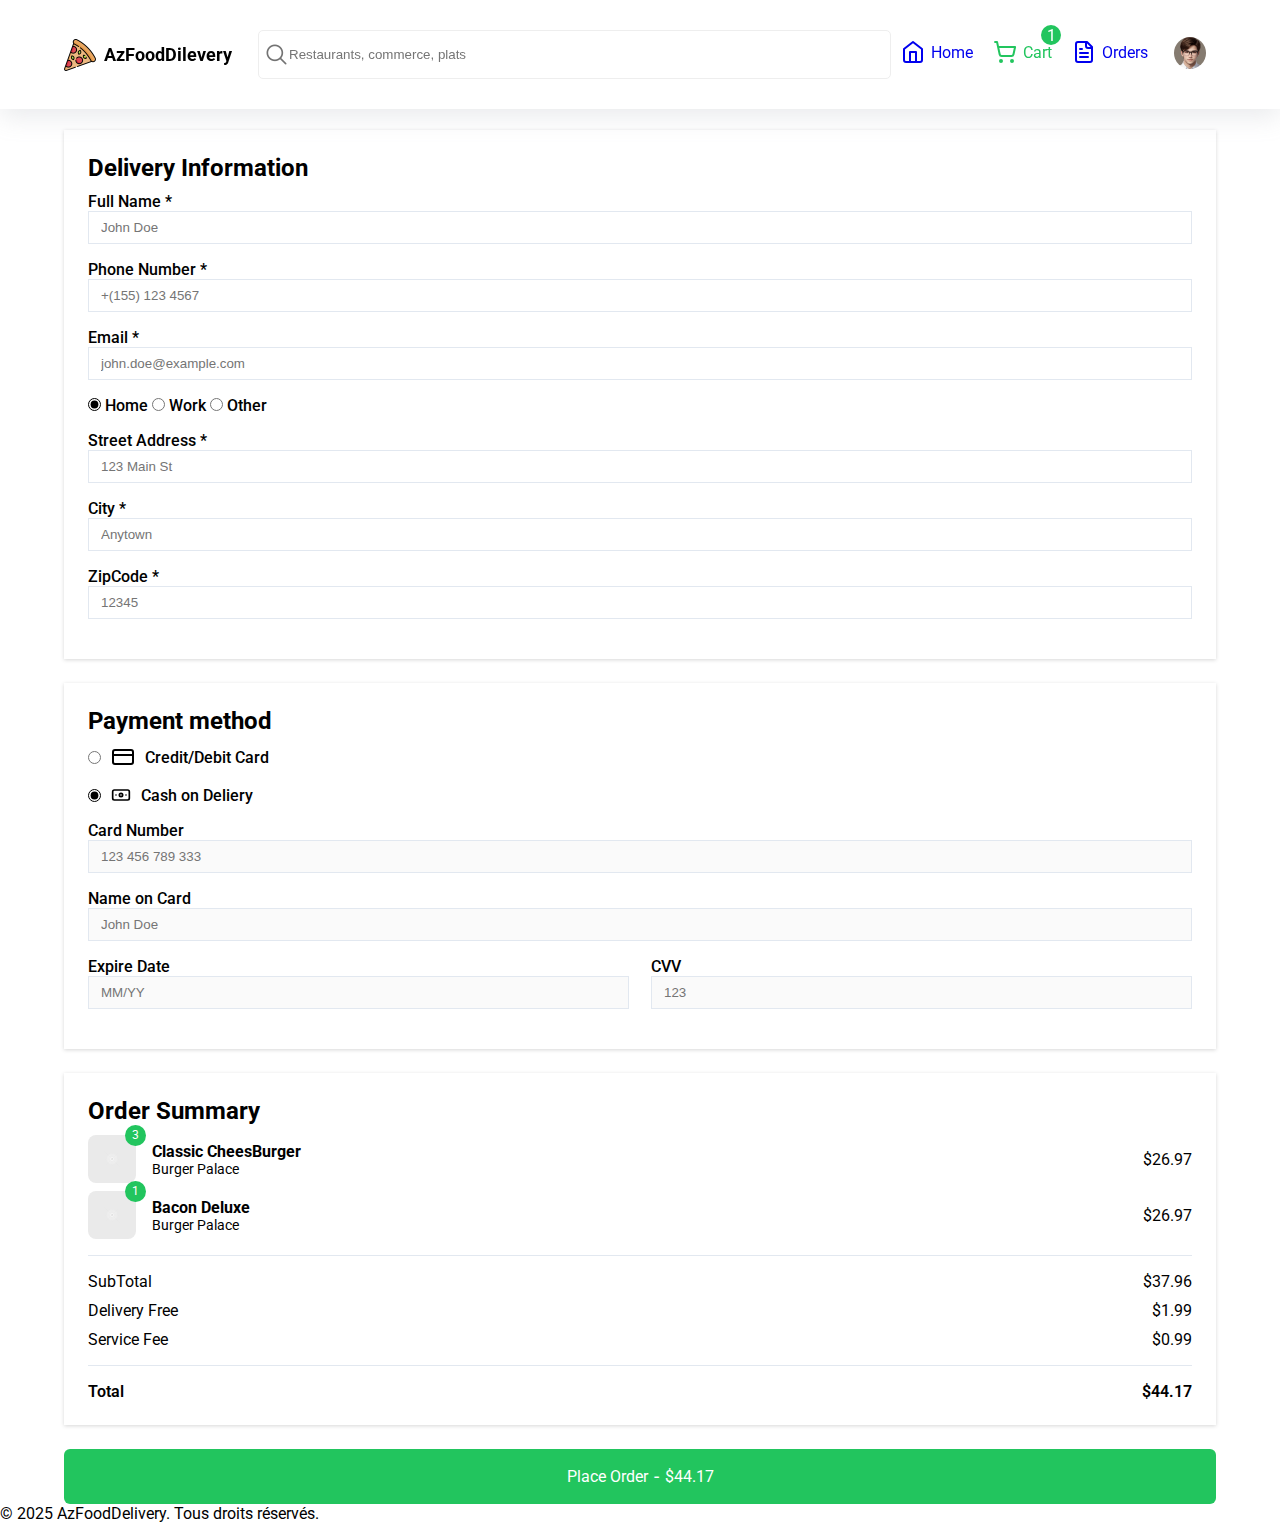
<file: checkout.html>
<!DOCTYPE html>
<html lang="en">
<head>
    <meta charset="UTF-8">
    <meta name="viewport" content="width=device-width, initial-scale=1.0">
    <link href="https://fonts.googleapis.com/css2?family=Roboto:ital,wght@0,100..900;1,100..900&display=swap" rel="stylesheet">
    <link rel="stylesheet" href="https://stackpath.bootstrapcdn.com/font-awesome/4.7.0/css/font-awesome.min.css">
    <link rel="stylesheet" href="css/checkout.css">
    <link rel="stylesheet" href="css/index.css">
    <title>AZ Food Delivery App</title>
</head>
<body>
   <!--header-->
   <header>
       <div class="container">
          <div class="header-content">
              <div class="header-logo">
                   <img src="images/logo.png" alt=""/>
                   <h1>AzFoodDilevery</h1>
              </div>
               <input type="text" placeholder="Restaurants, commerce, plats" class="searchbar searchbar_desktop" />
              <div class="header-menu">
                <nav>
                    <li>
                        <a href="index.html">
                            <svg xmlns="http://www.w3.org/2000/svg" width="24" height="24" viewBox="0 0 24 24" fill="none" stroke="currentColor" stroke-width="2" stroke-linecap="round" stroke-linejoin="round" class="lucide lucide-home w-5 h-5 sm:mr-1.5"><path d="m3 9 9-7 9 7v11a2 2 0 0 1-2 2H5a2 2 0 0 1-2-2z"></path><polyline points="9 22 9 12 15 12 15 22"></polyline></svg>
                            <span>Home</span>
                        </a>
                    </li>
                    <li>
                       <a href="cart.html" id="cart">
                            <svg xmlns="http://www.w3.org/2000/svg" width="24" height="24" viewBox="0 0 24 24" fill="none" stroke="currentColor" stroke-width="2" stroke-linecap="round" stroke-linejoin="round" class="lucide lucide-shopping-cart w-5 h-5 sm:mr-1.5"><circle cx="8" cy="21" r="1"></circle><circle cx="19" cy="21" r="1"></circle><path d="M2.05 2.05h2l2.66 12.42a2 2 0 0 0 2 1.58h9.78a2 2 0 0 0 1.95-1.57l1.65-7.43H5.12"></path></svg>
                            <span >Cart</span>
                       </a> 
                    </li>
                    <li>
                        <a href="#">
                            <svg xmlns="http://www.w3.org/2000/svg" width="24" height="24" viewBox="0 0 24 24" fill="none" stroke="currentColor" stroke-width="2" stroke-linecap="round" stroke-linejoin="round" class="lucide lucide-file-text w-5 h-5 sm:mr-1.5"><path d="M15 2H6a2 2 0 0 0-2 2v16a2 2 0 0 0 2 2h12a2 2 0 0 0 2-2V7Z"></path><path d="M14 2v4a2 2 0 0 0 2 2h4"></path><path d="M10 9H8"></path><path d="M16 13H8"></path><path d="M16 17H8"></path></svg>
                            <span>Orders</span>
                        </a>
                    </li>
                    <li>
                        <a href="#">
                            <img src="images/avatar.png" alt="avatar">
                        </a>
                    </li>
                   </nav>
              </div>
          </div>
       </div>
   </header>
   <!--main-->
   <main>
       <div class="checkout-container">
          <div class="container">
               <div class="checkout-content">
                   <form>
                    <div class="checkout-group">
                      <h2>Delivery Information</h2>
                      <div class="form-group">
                          <label>Full Name *</label> <br>
                          <input type="text" name="fullName" value="" placeholder="John Doe" />
                      </div>
                      <div class="form-group">
                          <label>Phone Number *</label> <br>
                          <input type="text" name="phoneNumber" value="" placeholder="+(155) 123 4567" />
                      </div>
                      <div class="form-group">
                            <label>Email *</label> <br>
                            <input type="email" name="phoneNumber" value=""  placeholder="john.doe@example.com"/>
                      </div>
                      <div class="form-group">
                            <input type="radio"  name="location" checked> <label>Home</label>
                            <input type="radio"  name="location"/> <label>Work</label>
                            <input type="radio"  name="location"/> <label>Other</label>
                      </div>
                      <div class="form-group">
                            <label>Street Address *</label> <br>
                            <input type="text" placeholder="123 Main St">
                      </div>
                      <div class="form-group">
                            <label>City *</label> <br>
                            <input type="text" placeholder="Anytown">
                      </div>
                      <div class="form-group">
                        <label>ZipCode *</label> <br>
                        <input type="text" placeholder="12345">
                      </div>
                    </div>
                    <div class="checkout-group">
                        <h2>Payment method</h2>
                        <div class="form-group form-group-payment">
                            <input type="radio" checked name="payment">
                            <svg xmlns="http://www.w3.org/2000/svg" width="24" height="24" viewBox="0 0 24 24" fill="none" stroke="currentColor" stroke-width="2" stroke-linecap="round" stroke-linejoin="round" class="lucide lucide-credit-card w-5 h-5 mr-2 text-gray-500"><rect width="20" height="14" x="2" y="5" rx="2"></rect><line x1="2" x2="22" y1="10" y2="10"></line></svg>
                            <label>Credit/Debit Card</label>
                        </div>
                        <div class="form-group form-group-payment">
                            <input type="radio" checked name="payment">
                            <svg xmlns="http://www.w3.org/2000/svg" width="20" height="20" viewBox="0 0 24 24" fill="none" stroke="currentColor" stroke-width="2" stroke-linecap="round" stroke-linejoin="round" class="mr-2 text-gray-500"><rect width="20" height="12" x="2" y="6" rx="2"></rect><circle cx="12" cy="12" r="2"></circle><path d="M6 12h.01M18 12h.01"></path></svg>
                            <label>Cash on Deliery</label>
                        </div>
                        <div class="form-group">
                            <label>Card Number</label><br>
                            <input type="text" placeholder="123 456 789 333" disabled>
                        </div>
                        <div class="form-group">
                            <label>Name on Card</label><br>
                            <input type="text" placeholder="John Doe" disabled>
                        </div>
                        <div class="expire_cvv">
                            <div class="form-group">
                                <label>Expire Date</label><br>
                                <input type="text" placeholder="MM/YY" disabled>
                            </div>
                            <div class="form-group">
                                <label>CVV</label><br>
                                <input type="text" placeholder="123" disabled>
                            </div>
                        </div>
                    </div>
                    <div class="checkout-group">
                       <h2>Order Summary</h2>
                       <div class="order-items">
                           <div class="order-item">
                               <div class="order-item-left">
                                  <img src="images/placeholder.svg" alt="">
                                  <div class="count">3</div>
                                  <div class="order-item-left-desc">
                                    <h3>Classic CheesBurger</h3>  
                                    <span>Burger Palace</span>
                                  </div>
                               </div>
                               <div class="order-item-right">
                                  <span>$26.97</span>
                               </div>
                           </div>
                           <div class="order-item">
                               <div class="order-item-left">
                                  <img src="images/placeholder.svg" alt="">
                                  <div class="count">1</div>
                                  <div class="order-item-left-desc">
                                    <h3>Bacon Deluxe</h3>  
                                    <span>Burger Palace</span>
                                  </div>
                               </div>
                               <div class="order-item-right">
                                  <span>$26.97</span>
                               </div>
                           </div>
                       </div>
                       <div class="order_division"></div>
                       <div class="total_container">
                          <div class="total_row">
                             <span>SubTotal</span>
                             <span>$37.96</span>
                          </div>
                          <div class="total_row">
                             <span>Delivery Free</span>
                             <span>$1.99</span>
                          </div>
                          <div class="total_row">
                             <span>Service Fee</span>
                             <span>$0.99</span>
                          </div>
                       </div> 
                       <div class="order_division"></div>
                       <div class="total_price">
                         <span>Total</span>
                         <span>$44.17</span>
                       </div>
                    </div>
                    <a class="checkout-btn" href="#">
                        Place Order <span>-</span> $44.17
                    </a>
                   </form>
               </div>
          </div>
       </div>
   </main>
   <footer>
       <p>&copy; 2025 AzFoodDelivery. Tous droits réservés.</p>
   </footer>
   <script src="js/main.js"  type="module"></script>
</body>
</html>
</file>
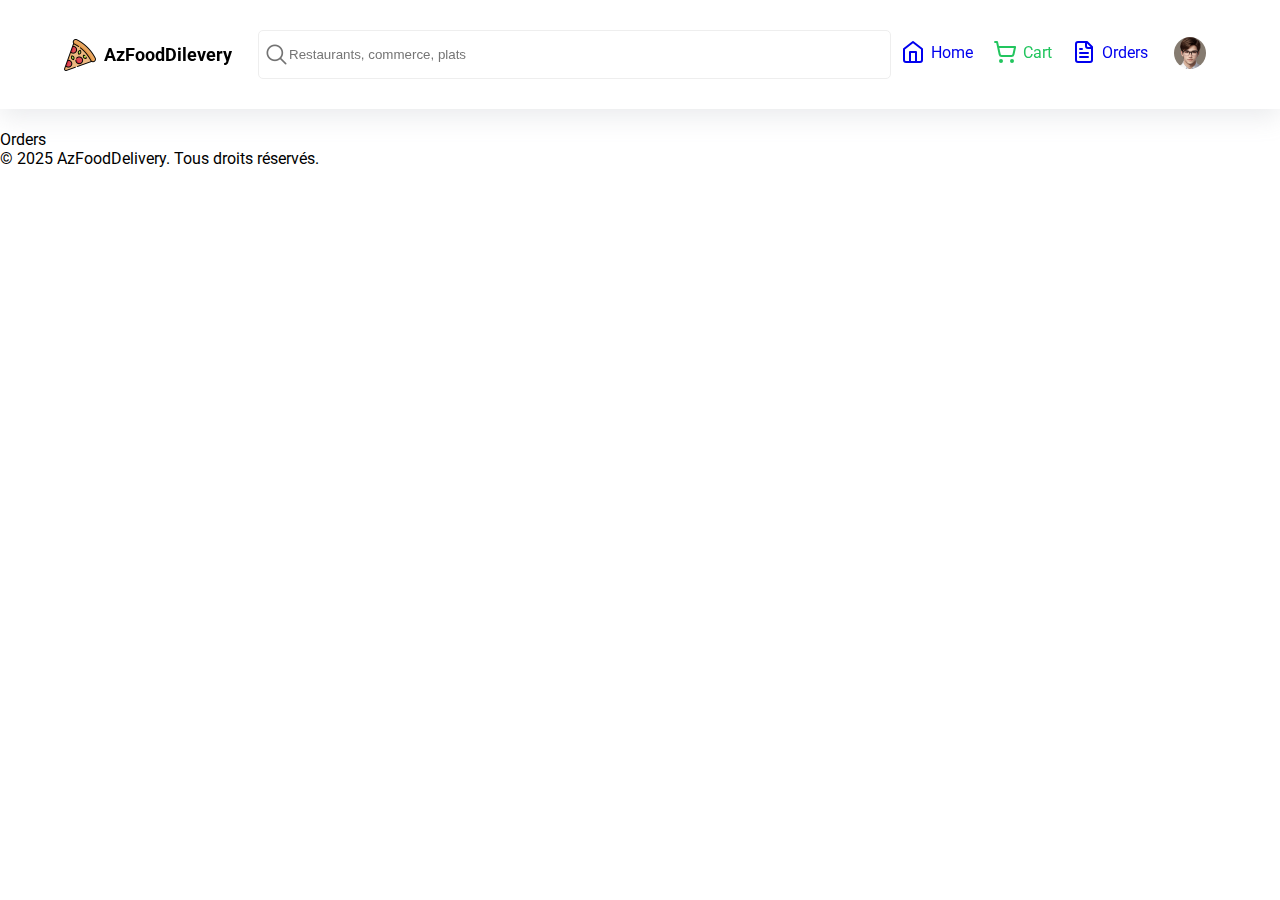
<file: orders.html>
<!DOCTYPE html>
<html lang="en">
<head>
    <meta charset="UTF-8">
    <meta name="viewport" content="width=device-width, initial-scale=1.0">
    <link href="https://fonts.googleapis.com/css2?family=Roboto:ital,wght@0,100..900;1,100..900&display=swap" rel="stylesheet">
    <link rel="stylesheet" href="https://stackpath.bootstrapcdn.com/font-awesome/4.7.0/css/font-awesome.min.css">
    <link rel="stylesheet" href="css/checkout.css">
    <link rel="stylesheet" href="css/index.css">
    <title>AZ Food Delivery App</title>
</head>
<body>
   <!--header-->
   <header>
       <div class="container">
          <div class="header-content">
              <div class="header-logo">
                   <img src="images/logo.png" alt=""/>
                   <h1>AzFoodDilevery</h1>
              </div>
               <input type="text" placeholder="Restaurants, commerce, plats" class="searchbar searchbar_desktop" />
              <div class="header-menu">
                <nav>
                    <li>
                        <a href="index.html">
                            <svg xmlns="http://www.w3.org/2000/svg" width="24" height="24" viewBox="0 0 24 24" fill="none" stroke="currentColor" stroke-width="2" stroke-linecap="round" stroke-linejoin="round" class="lucide lucide-home w-5 h-5 sm:mr-1.5"><path d="m3 9 9-7 9 7v11a2 2 0 0 1-2 2H5a2 2 0 0 1-2-2z"></path><polyline points="9 22 9 12 15 12 15 22"></polyline></svg>
                            <span>Home</span>
                        </a>
                    </li>
                    <li>
                       <a href="cart.html" id="cart">
                            <svg xmlns="http://www.w3.org/2000/svg" width="24" height="24" viewBox="0 0 24 24" fill="none" stroke="currentColor" stroke-width="2" stroke-linecap="round" stroke-linejoin="round" class="lucide lucide-shopping-cart w-5 h-5 sm:mr-1.5"><circle cx="8" cy="21" r="1"></circle><circle cx="19" cy="21" r="1"></circle><path d="M2.05 2.05h2l2.66 12.42a2 2 0 0 0 2 1.58h9.78a2 2 0 0 0 1.95-1.57l1.65-7.43H5.12"></path></svg>
                            <span >Cart</span>
                       </a> 
                    </li>
                    <li>
                        <a href="#">
                            <svg xmlns="http://www.w3.org/2000/svg" width="24" height="24" viewBox="0 0 24 24" fill="none" stroke="currentColor" stroke-width="2" stroke-linecap="round" stroke-linejoin="round" class="lucide lucide-file-text w-5 h-5 sm:mr-1.5"><path d="M15 2H6a2 2 0 0 0-2 2v16a2 2 0 0 0 2 2h12a2 2 0 0 0 2-2V7Z"></path><path d="M14 2v4a2 2 0 0 0 2 2h4"></path><path d="M10 9H8"></path><path d="M16 13H8"></path><path d="M16 17H8"></path></svg>
                            <span>Orders</span>
                        </a>
                    </li>
                    <li>
                        <a href="#">
                            <img src="images/avatar.png" alt="avatar">
                        </a>
                    </li>
                   </nav>
              </div>
          </div>
       </div>
   </header>
   <!--main-->
   <main>
       Orders
   </main>
   <footer>
       <p>&copy; 2025 AzFoodDelivery. Tous droits réservés.</p>
   </footer>
   <script src="js/orders.js"  type="module"></script>
</body>
</html>
</file>
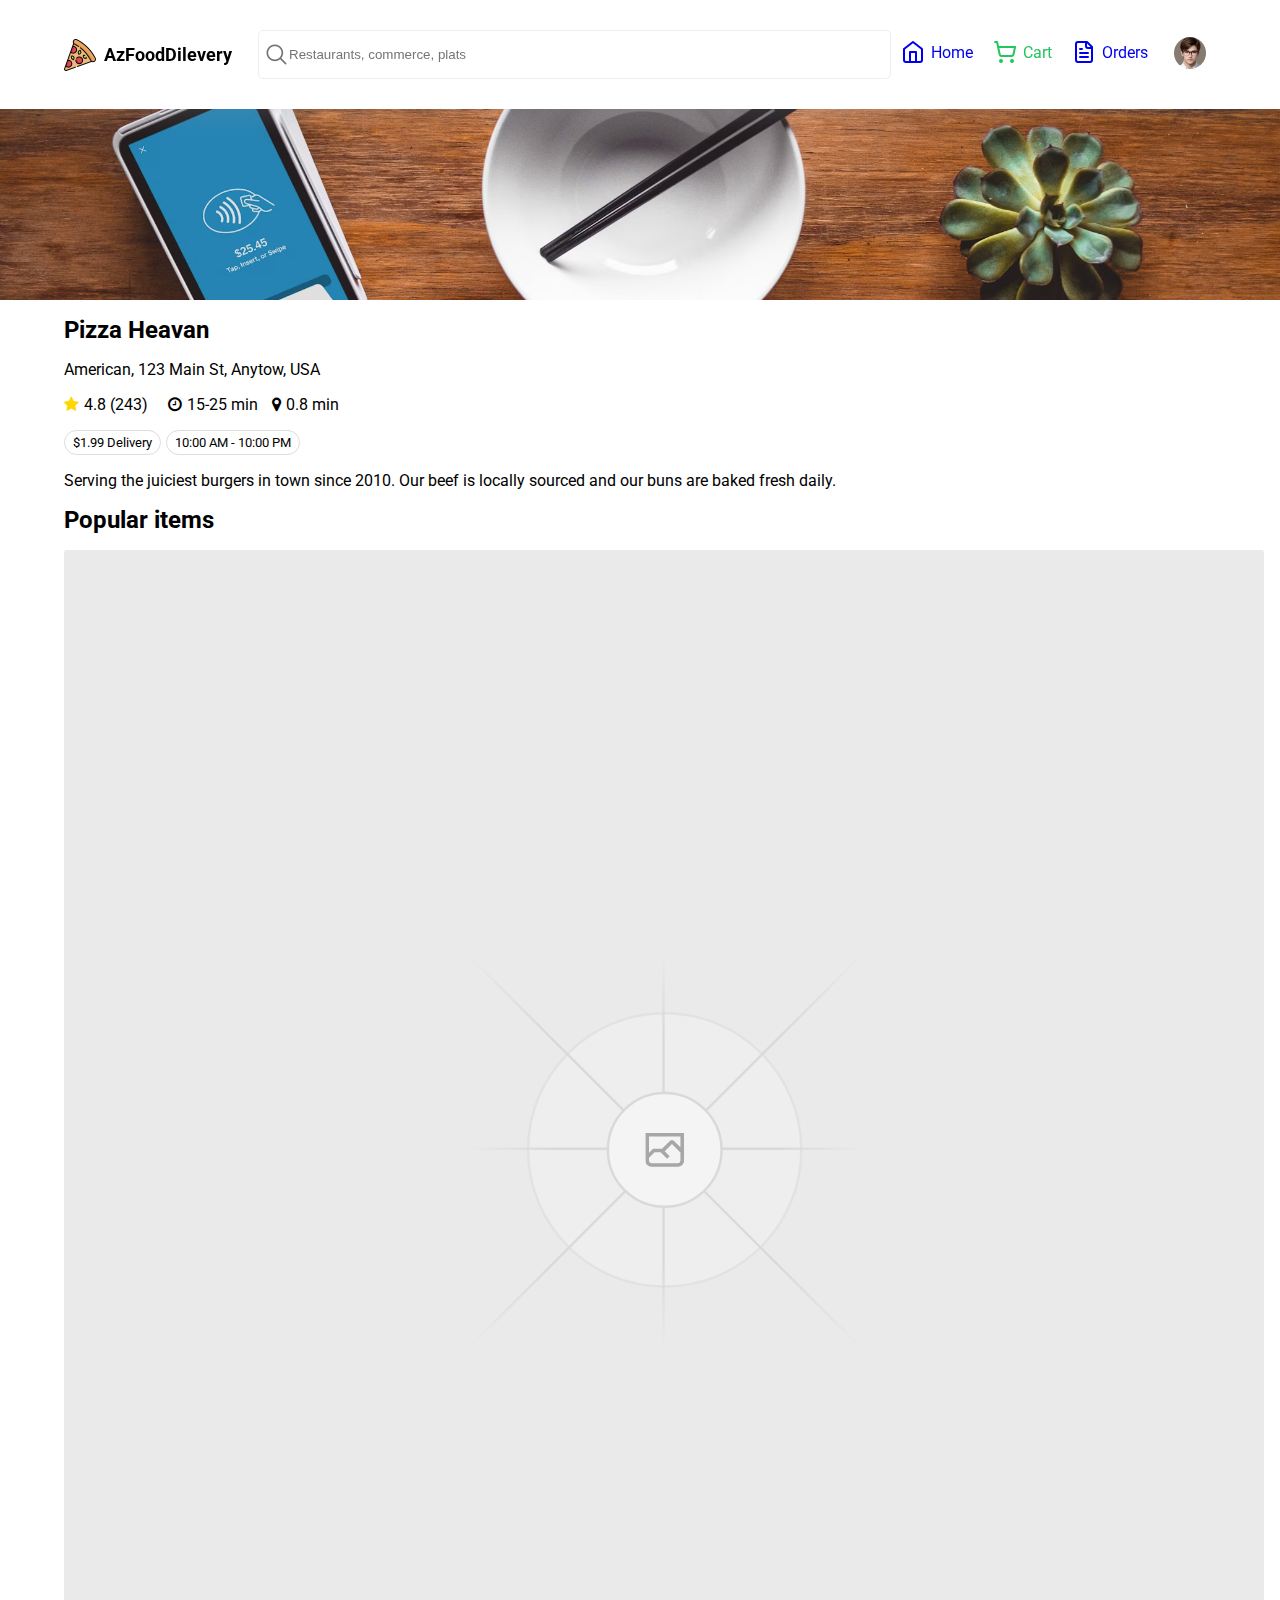
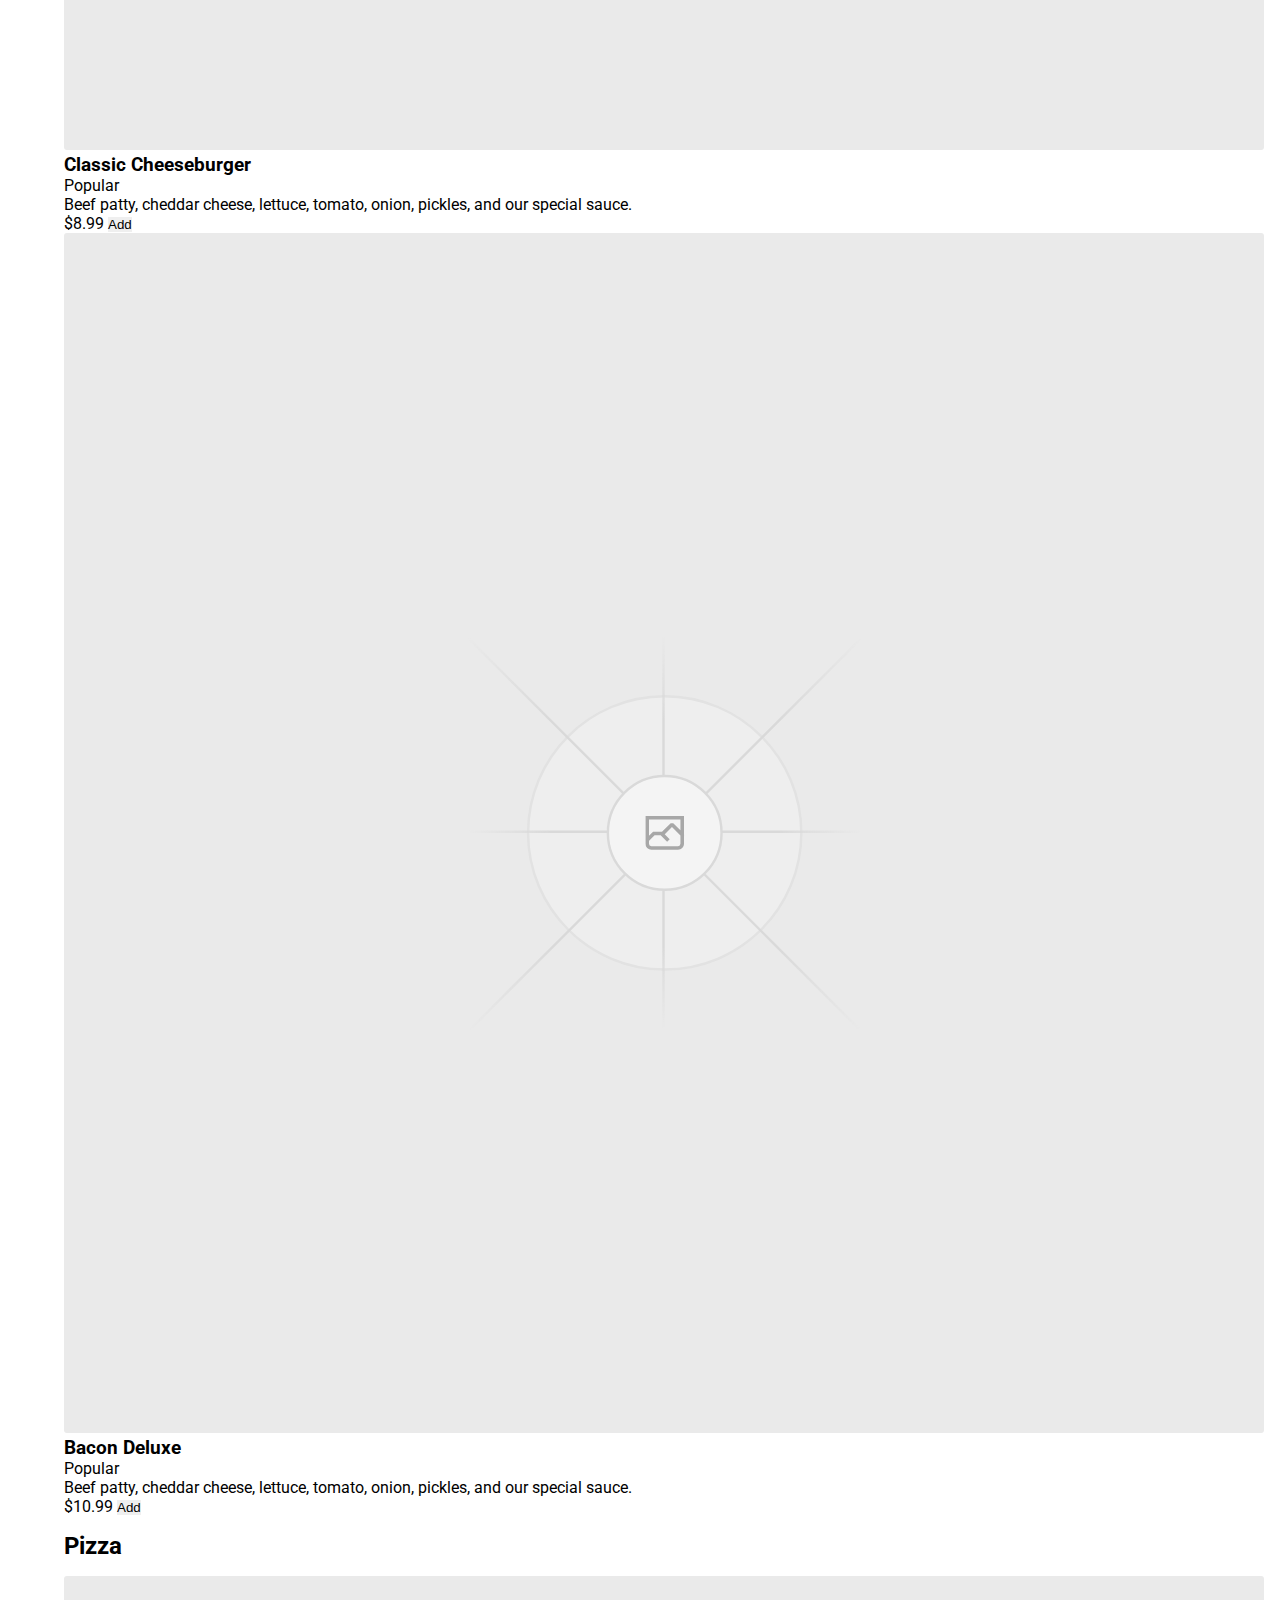
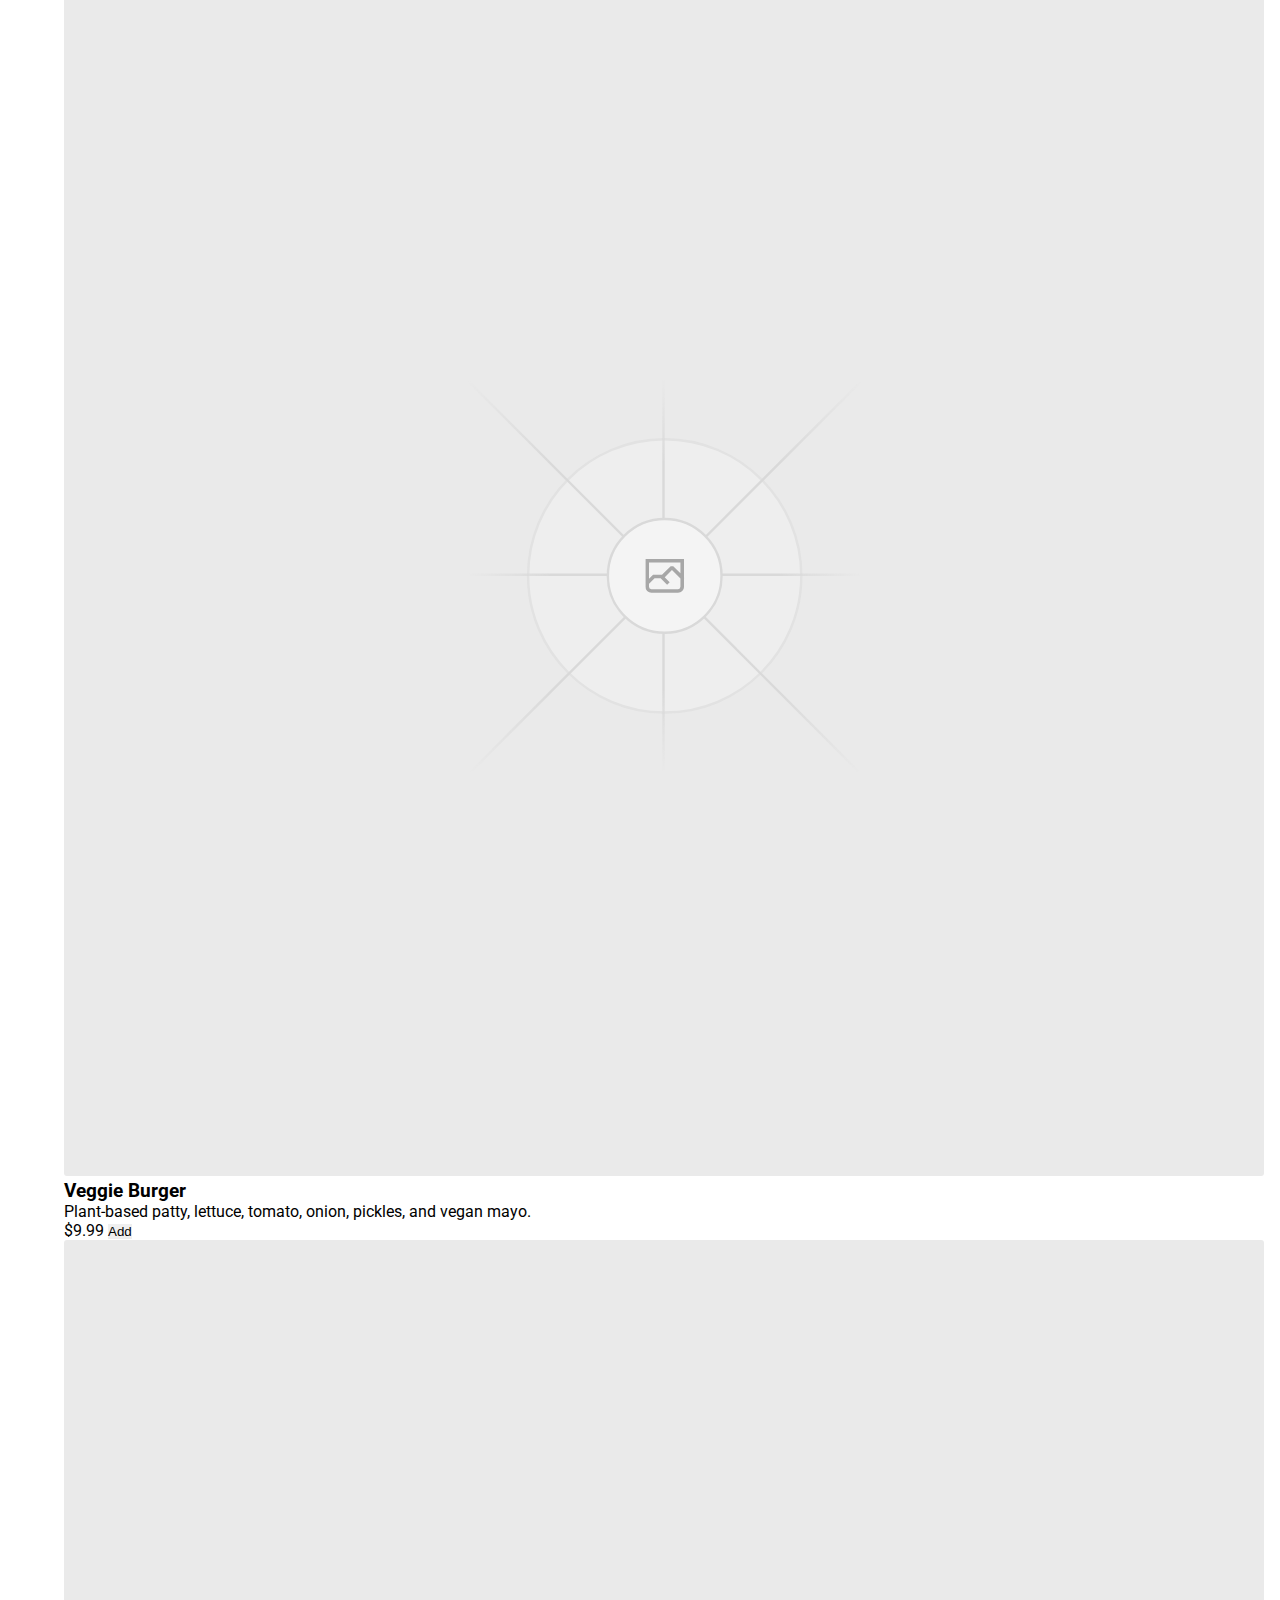
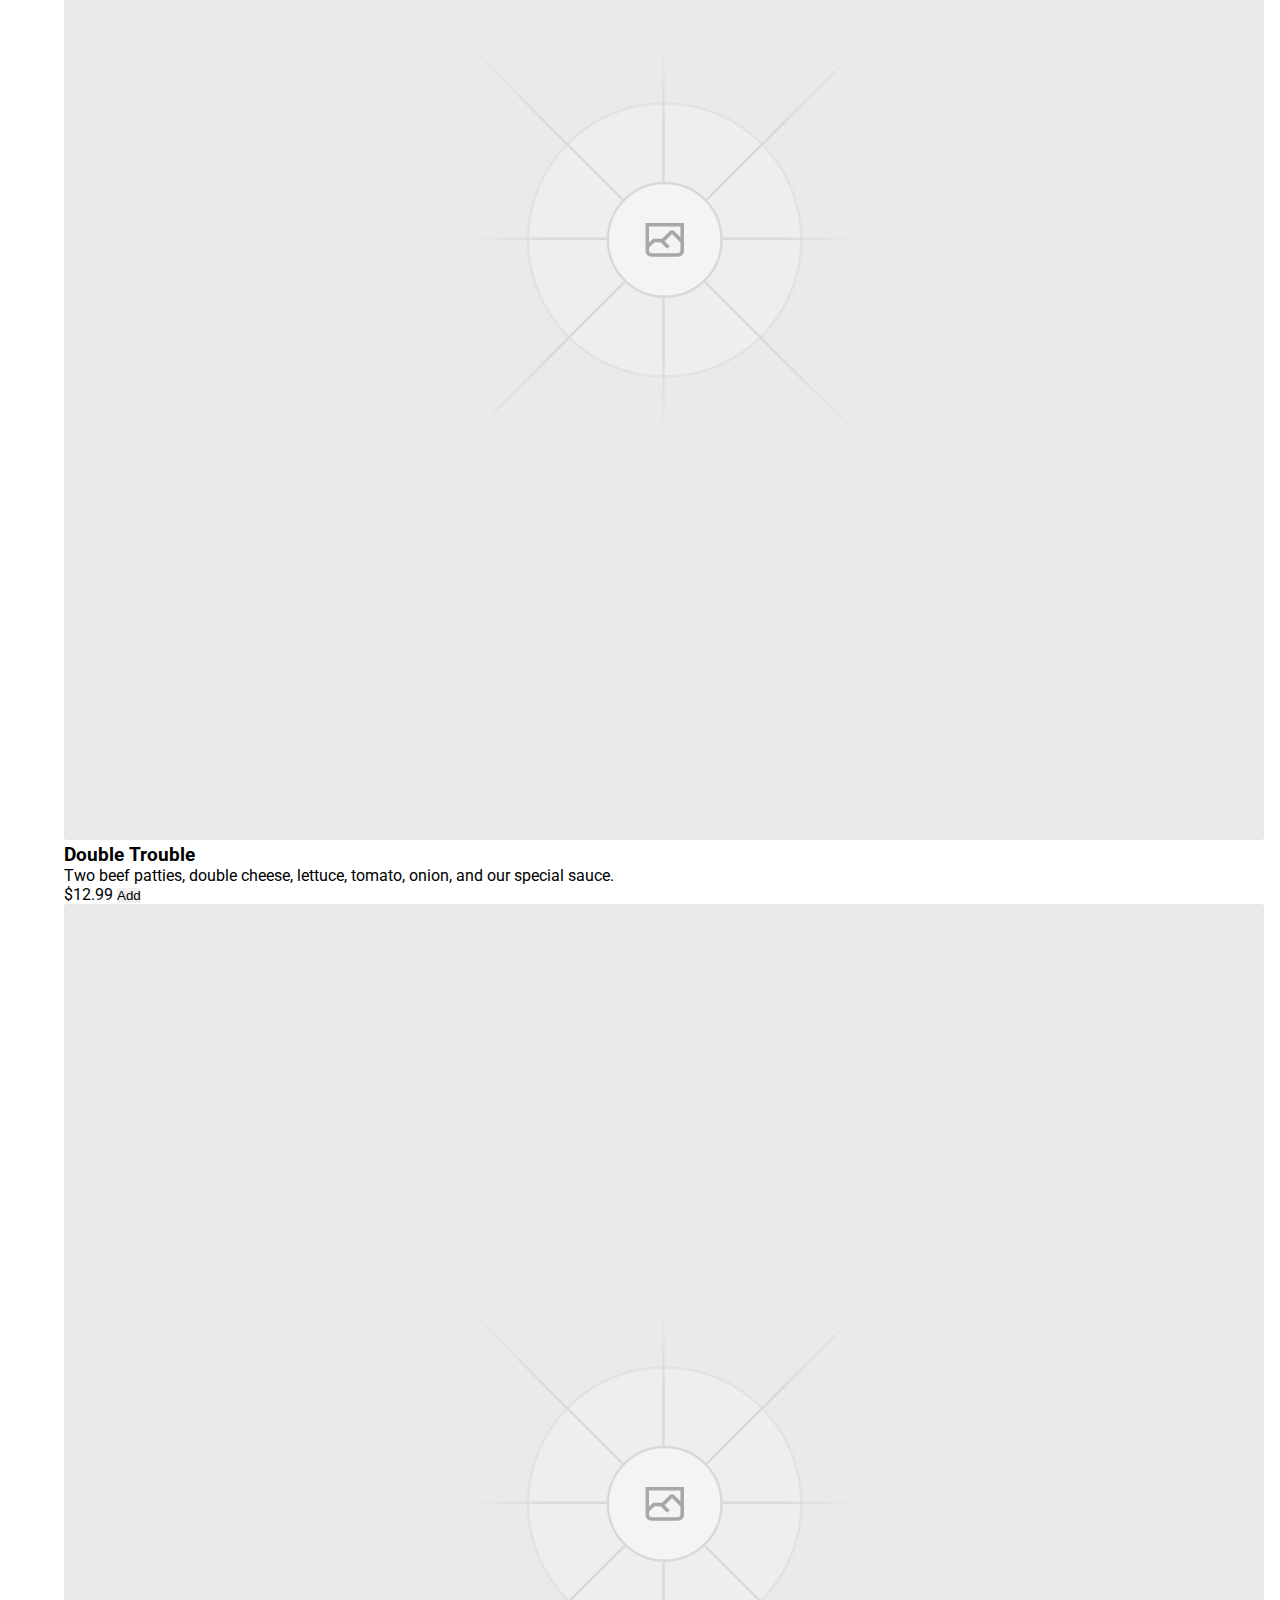
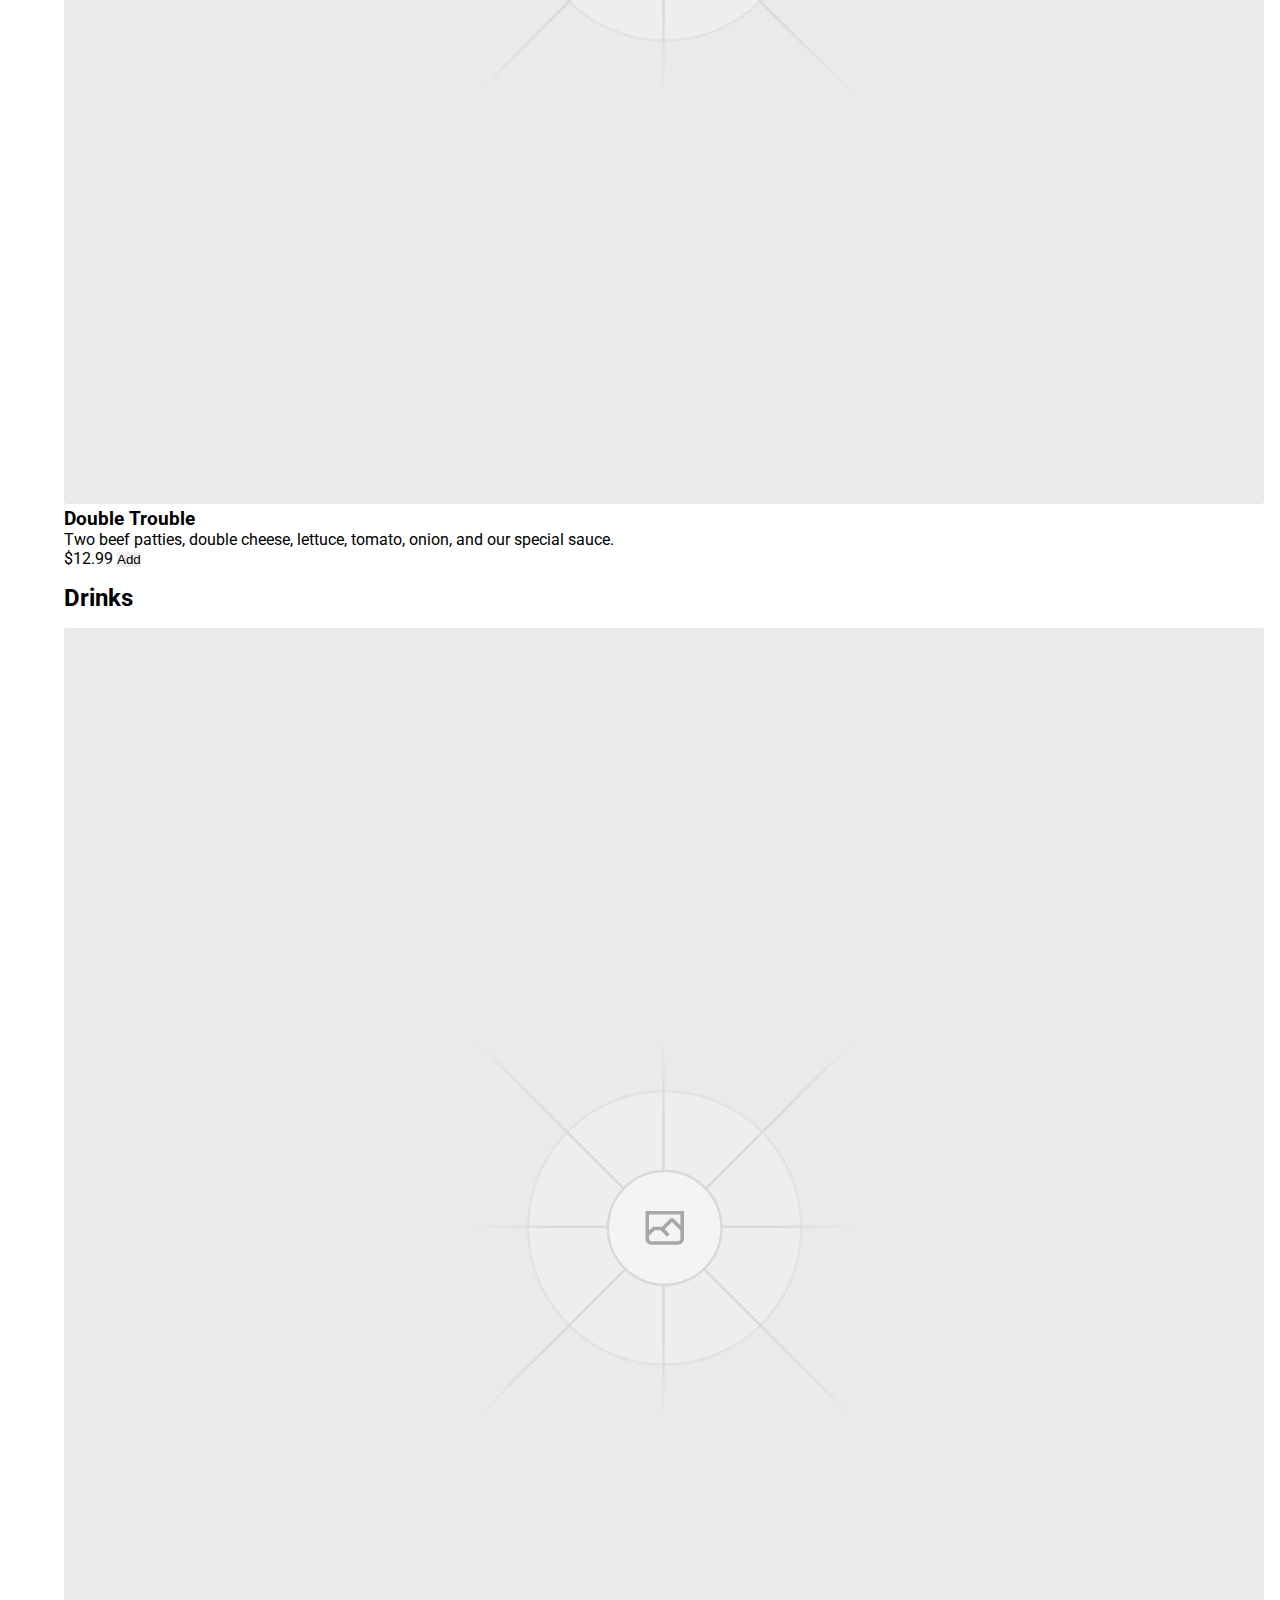
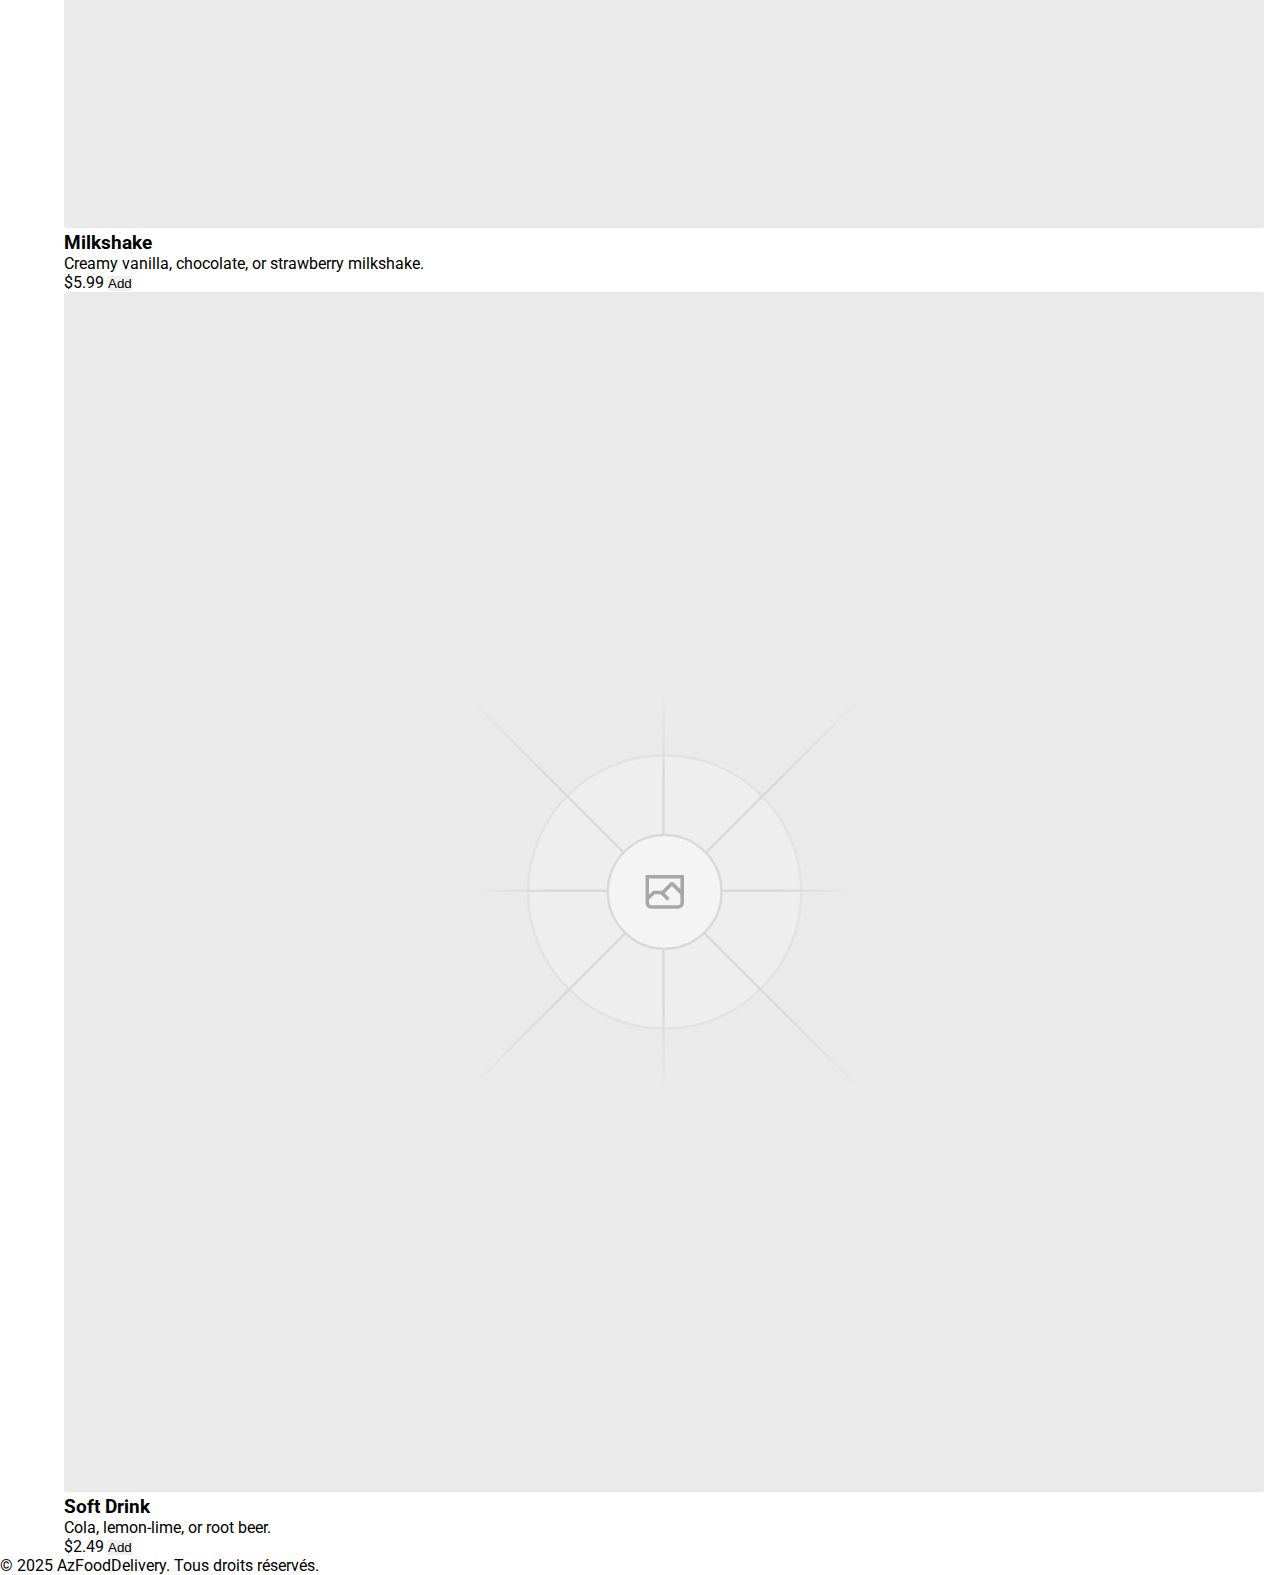
<file: pizza-heaven.html>
<!DOCTYPE html>
<html lang="en">
<head>
    <meta charset="UTF-8">
    <meta name="viewport" content="width=device-width, initial-scale=1.0">
    <link href="https://fonts.googleapis.com/css2?family=Roboto:ital,wght@0,100..900;1,100..900&display=swap" rel="stylesheet">
    <link rel="stylesheet" href="https://stackpath.bootstrapcdn.com/font-awesome/4.7.0/css/font-awesome.min.css">
    <link rel="stylesheet" href="css/index.css">
    <link rel="stylesheet" href="css/restaurant.css">
    <title>AZ Food Delivery App</title>
</head>
<body>
   <!--header-->
   <header>
       <div class="container">
          <div class="header-content">
              <div class="header-logo">
                   <img src="images/logo.png" alt=""/>
                   <h1>AzFoodDilevery</h1>
              </div>
               <input type="text" placeholder="Restaurants, commerce, plats" class="searchbar searchbar_desktop" />
              <div class="header-menu">
                  <nav>
                    <li>
                        <a href="index.html">
                            <svg xmlns="http://www.w3.org/2000/svg" width="24" height="24" viewBox="0 0 24 24" fill="none" stroke="currentColor" stroke-width="2" stroke-linecap="round" stroke-linejoin="round" class="lucide lucide-home w-5 h-5 sm:mr-1.5"><path d="m3 9 9-7 9 7v11a2 2 0 0 1-2 2H5a2 2 0 0 1-2-2z"></path><polyline points="9 22 9 12 15 12 15 22"></polyline></svg>
                            <span>Home</span>
                        </a>
                    </li>
                    <li>
                       <a href="#">
                            <svg xmlns="http://www.w3.org/2000/svg" width="24" height="24" viewBox="0 0 24 24" fill="none" stroke="currentColor" stroke-width="2" stroke-linecap="round" stroke-linejoin="round" class="lucide lucide-shopping-cart w-5 h-5 sm:mr-1.5"><circle cx="8" cy="21" r="1"></circle><circle cx="19" cy="21" r="1"></circle><path d="M2.05 2.05h2l2.66 12.42a2 2 0 0 0 2 1.58h9.78a2 2 0 0 0 1.95-1.57l1.65-7.43H5.12"></path></svg>
                            <span>Cart</span>
                       </a> 
                    </li>
                    <li>
                        <a href="#">
                            <svg xmlns="http://www.w3.org/2000/svg" width="24" height="24" viewBox="0 0 24 24" fill="none" stroke="currentColor" stroke-width="2" stroke-linecap="round" stroke-linejoin="round" class="lucide lucide-file-text w-5 h-5 sm:mr-1.5"><path d="M15 2H6a2 2 0 0 0-2 2v16a2 2 0 0 0 2 2h12a2 2 0 0 0 2-2V7Z"></path><path d="M14 2v4a2 2 0 0 0 2 2h4"></path><path d="M10 9H8"></path><path d="M16 13H8"></path><path d="M16 17H8"></path></svg>
                            <span>Orders</span>
                        </a>
                    </li>
                    <li>
                        <a href="#">
                            <img src="images/avatar.png" alt="avatar">
                        </a>
                    </li>
                   </nav>
              </div>
          </div>
       </div>
   </header>
   <!--main-->
   <main>
      <!--restaurant banner-->
      <div class="restaurant-banner">
          <img src="images/restaurant_1.avif" alt="" />
      </div>
      <!--restaurant info-->
      <section class="restaurant-info">
         <div class="container">
             <div class="restaurant-info-content">
                 <h1>Pizza Heavan</h1>
                 <p>American, 123 Main St, Anytow, USA</p>
                 <ul class="restaurant-info-menu">
                    <li><i class="fa fa-star"></i><span>4.8 (243)</span></li>
                    <li><i class="fa fa-clock-o"></i><span>15-25 min</span></li>
                    <li><i class="fa fa-map-marker"></i><span>0.8 min </span></li>
                 </ul>
                 <div class="price-time">
                    <span>$1.99 Delivery</span> 
                    <span>10:00 AM - 10:00 PM</span> 
                 </div>
                <p>Serving the juiciest burgers in town since 2010. Our beef is locally sourced and our buns are baked fresh daily.</p>
             </div>
         </div>
      </section>
      <!--items-->
      <section class="items">
        <div class="container">
            <div class="items-content">
               <h2>Popular items</h2>
               <div class="item">
                   <img src="images/placeholder.svg" alt="" />
                   <div class="item-desc">
                     <h3>Classic Cheeseburger</h3>
                     <span>Popular</span>
                     <p>Beef patty, cheddar cheese, lettuce, tomato, onion, pickles, and our special sauce.</p>
                     <div class="price">
                        <span>$8.99</span>
                        <button>Add</button>
                     </div>
                   </div>
               </div>
               <div class="item">
                   <img src="images/placeholder.svg" alt="" />
                   <div class="item-desc">
                     <h3>Bacon Deluxe</h3>
                     <span>Popular</span>
                     <p>Beef patty, cheddar cheese, lettuce, tomato, onion, pickles, and our special sauce.</p>
                     <div class="price">
                        <span>$10.99</span>
                        <button>Add</button>
                     </div>
                   </div>
               </div>
               <h2>Pizza</h2>
               <div class="item">
                   <img src="images/placeholder.svg" alt="" />
                   <div class="item-desc">
                     <h3>Veggie Burger</h3>
                     <p>Plant-based patty, lettuce, tomato, onion, pickles, and vegan mayo.</p>
                     <div class="price">
                        <span>$9.99</span>
                        <button>Add</button>
                     </div>
                   </div>
               </div>
               <div class="item">
                   <img src="images/placeholder.svg" alt="" />
                   <div class="item-desc">
                     <h3>Double Trouble</h3>
                     <p>Two beef patties, double cheese, lettuce, tomato, onion, and our special sauce.</p>
                     <div class="price">
                        <span>$12.99</span>
                        <button>Add</button>
                     </div>
                   </div>
               </div>
               <div class="item">
                   <img src="images/placeholder.svg" alt="" />
                   <div class="item-desc">
                     <h3>Double Trouble</h3>
                     <p>Two beef patties, double cheese, lettuce, tomato, onion, and our special sauce.</p>
                     <div class="price">
                        <span>$12.99</span>
                        <button>Add</button>
                     </div>
                   </div>
               </div>
               <h2>Drinks</h2>
               <div class="item">
                   <img src="images/placeholder.svg" alt="" />
                   <div class="item-desc">
                     <h3>Milkshake</h3>
                     <p>Creamy vanilla, chocolate, or strawberry milkshake.</p>
                     <div class="price">
                        <span>$5.99</span>
                        <button>Add</button>
                     </div>
                   </div>
               </div>
               <div class="item">
                   <img src="images/placeholder.svg" alt="" />
                   <div class="item-desc">
                     <h3>Soft Drink</h3>
                     <p>Cola, lemon-lime, or root beer.</p>
                     <div class="price">
                        <span>$2.49</span>
                        <button>Add</button>
                     </div>
                   </div>
               </div>
            </div>
        </div>
      </section>
   </main>
   <footer>
       <p>&copy; 2025 AzFoodDelivery. Tous droits réservés.</p>
   </footer>

</body>
</html>
</file>
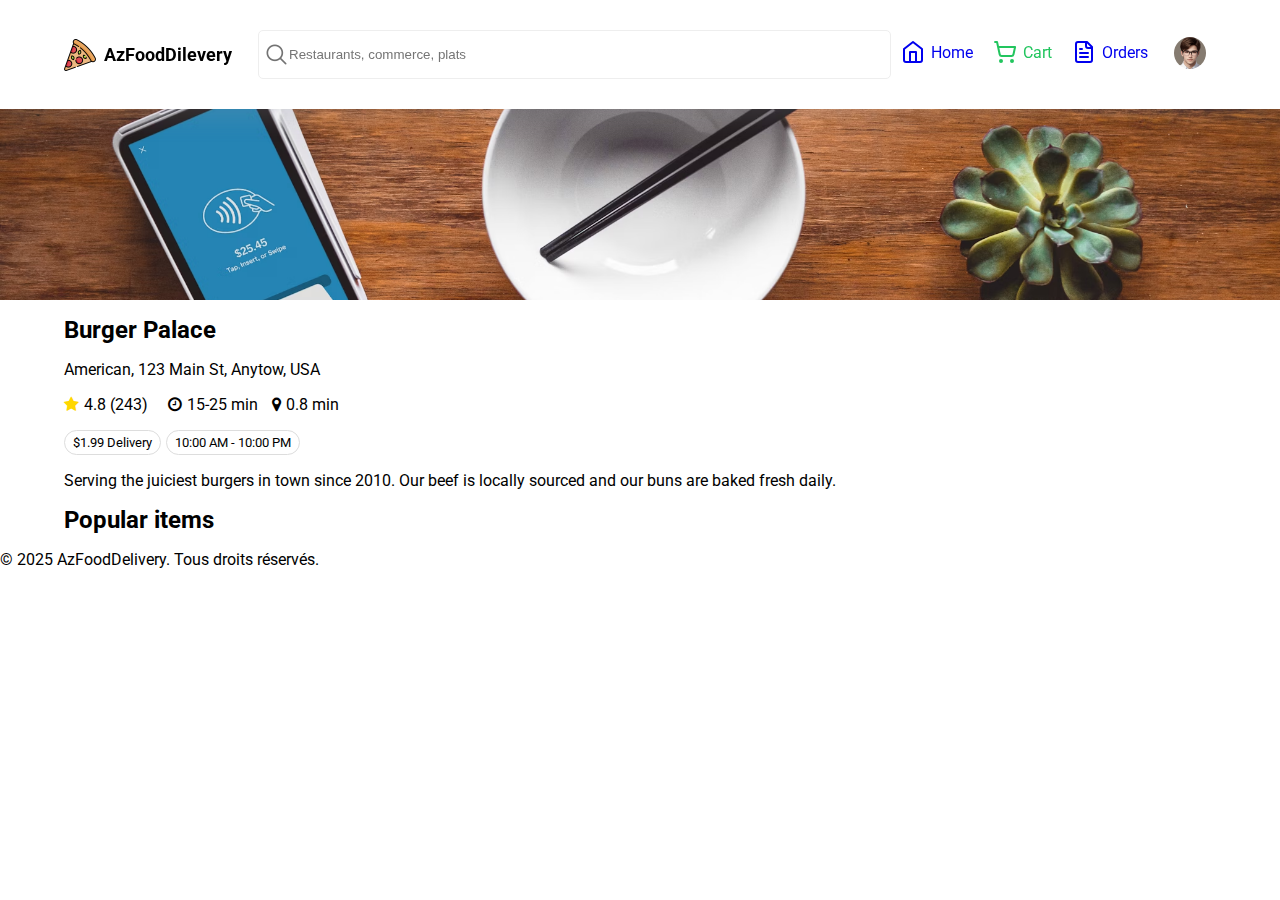
<file: restaurant.html>
<!DOCTYPE html>
<html lang="en">
<head>
    <meta charset="UTF-8">
    <meta name="viewport" content="width=device-width, initial-scale=1.0">
    <link href="https://fonts.googleapis.com/css2?family=Roboto:ital,wght@0,100..900;1,100..900&display=swap" rel="stylesheet">
    <link rel="stylesheet" href="https://stackpath.bootstrapcdn.com/font-awesome/4.7.0/css/font-awesome.min.css">
    <link rel="stylesheet" href="css/index.css">
    <link rel="stylesheet" href="css/restaurant.css">
    <title>AZ Food Delivery App</title>
</head>
<body>
   <!--header-->
   <header>
       <div class="container">
          <div class="header-content">
              <div class="header-logo">
                   <img src="images/logo.png" alt=""/>
                   <h1>AzFoodDilevery</h1>
              </div>
               <input type="text" placeholder="Restaurants, commerce, plats" class="searchbar searchbar_desktop" />
              <div class="header-menu">
                  <nav>
                    <li>
                        <a href="index.html">
                            <svg xmlns="http://www.w3.org/2000/svg" width="24" height="24" viewBox="0 0 24 24" fill="none" stroke="currentColor" stroke-width="2" stroke-linecap="round" stroke-linejoin="round" class="lucide lucide-home w-5 h-5 sm:mr-1.5"><path d="m3 9 9-7 9 7v11a2 2 0 0 1-2 2H5a2 2 0 0 1-2-2z"></path><polyline points="9 22 9 12 15 12 15 22"></polyline></svg>
                            <span>Home</span>
                        </a>
                    </li>
                    <li>
                       <a href="#">
                            <svg xmlns="http://www.w3.org/2000/svg" width="24" height="24" viewBox="0 0 24 24" fill="none" stroke="currentColor" stroke-width="2" stroke-linecap="round" stroke-linejoin="round" class="lucide lucide-shopping-cart w-5 h-5 sm:mr-1.5"><circle cx="8" cy="21" r="1"></circle><circle cx="19" cy="21" r="1"></circle><path d="M2.05 2.05h2l2.66 12.42a2 2 0 0 0 2 1.58h9.78a2 2 0 0 0 1.95-1.57l1.65-7.43H5.12"></path></svg>
                            <span>Cart</span>
                       </a> 
                    </li>
                    <li>
                        <a href="#">
                            <svg xmlns="http://www.w3.org/2000/svg" width="24" height="24" viewBox="0 0 24 24" fill="none" stroke="currentColor" stroke-width="2" stroke-linecap="round" stroke-linejoin="round" class="lucide lucide-file-text w-5 h-5 sm:mr-1.5"><path d="M15 2H6a2 2 0 0 0-2 2v16a2 2 0 0 0 2 2h12a2 2 0 0 0 2-2V7Z"></path><path d="M14 2v4a2 2 0 0 0 2 2h4"></path><path d="M10 9H8"></path><path d="M16 13H8"></path><path d="M16 17H8"></path></svg>
                            <span>Orders</span>
                        </a>
                    </li>
                    <li>
                        <a href="#">
                            <img src="images/avatar.png" alt="avatar">
                        </a>
                    </li>
                   </nav>
              </div>
          </div>
       </div>
   </header>
   <!--main-->
   <main>
      <!--restaurant info-->
      <div class="restaurant-banner">
          <img src="images/restaurant_1.avif" alt="" />
      </div>
      <section class="restaurant-info">
         <div class="container">
             <div class="restaurant-info-content">
                 <h1>Burger Palace</h1>
                 <p>American, 123 Main St, Anytow, USA</p>
                 <ul class="restaurant-info-menu">
                    <li><i class="fa fa-star"></i><span>4.8 (243)</span></li>
                    <li><i class="fa fa-clock-o"></i><span>15-25 min</span></li>
                    <li><i class="fa fa-map-marker"></i><span>0.8 min </span></li>
                 </ul>
                 <div class="price-time">
                    <span>$1.99 Delivery</span> 
                    <span>10:00 AM - 10:00 PM</span> 
                 </div>
                <p>Serving the juiciest burgers in town since 2010. Our beef is locally sourced and our buns are baked fresh daily.</p>
             </div>
         </div>
      </section>
      <section class="items">
        <div class="container">
            <div class="items-content">
               <h2>Popular items</h2>
            </div>
        </div>
      </section>
   </main>
   <footer>
       <p>&copy; 2025 AzFoodDelivery. Tous droits réservés.</p>
   </footer>

</body>
</html>
</file>
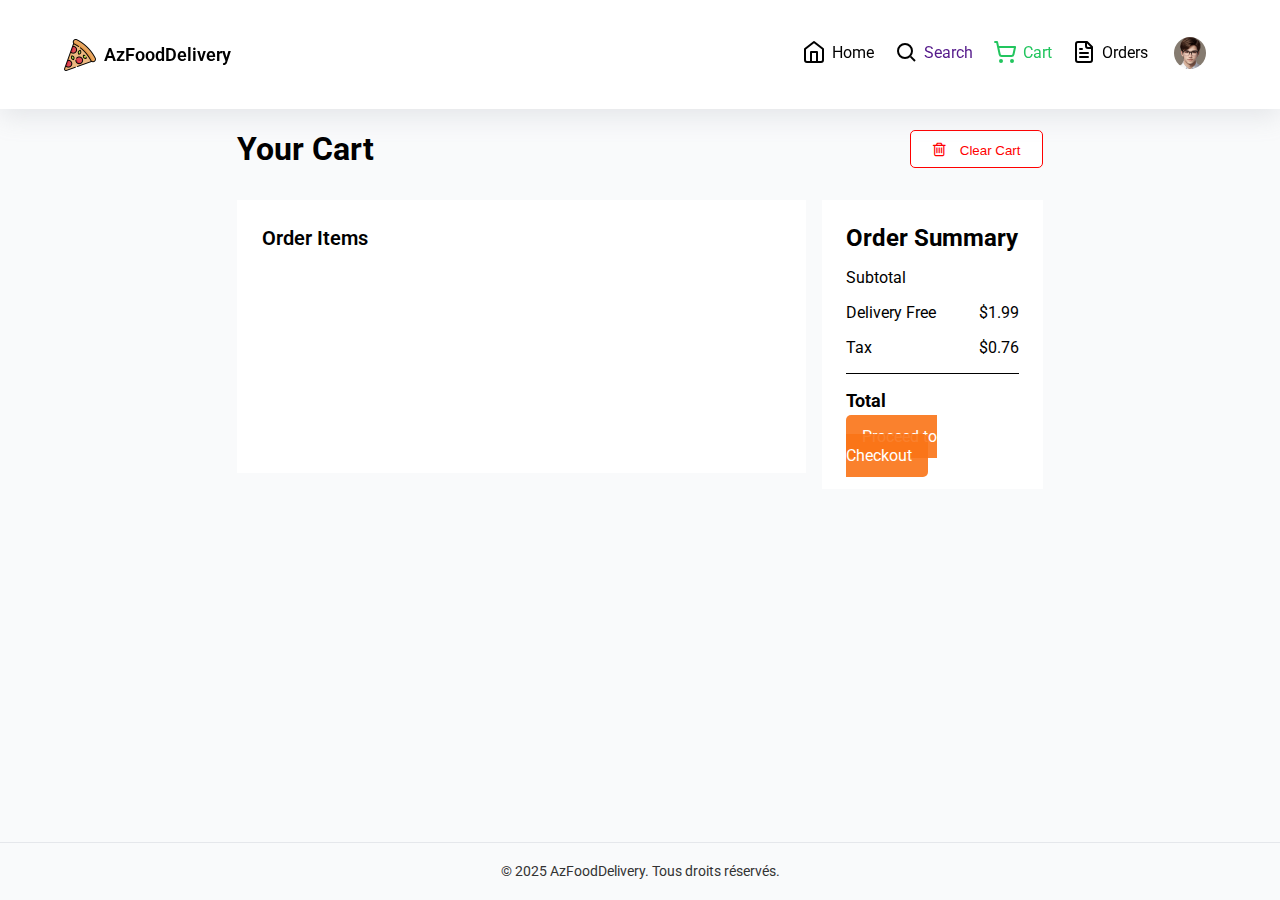
<file: src/pages/cart.html>
<!DOCTYPE html>
<html lang="en">
<head>
    <meta charset="UTF-8">
    <meta name="viewport" content="width=device-width, initial-scale=1.0">
    <link href="https://fonts.googleapis.com/css2?family=Roboto:ital,wght@0,100..900;1,100..900&display=swap" rel="stylesheet">
    <link rel="stylesheet" href="https://stackpath.bootstrapcdn.com/font-awesome/4.7.0/css/font-awesome.min.css">
    <link rel="stylesheet" href="/public/css/index.css">
    <link rel="stylesheet" href="/public/css/cart.css">
    <title>AZ Food Delivery App</title>
</head>
<body>
   <!--header-->
   <header>
       <div class="container">
          <az-navbar></az-navbar>
       </div>
   </header>
   <!--main-->
   <main>
      <div class="cart">
         <div class="container">
            <div class="cart-content"> 
                <div class="cart-content-header">
                    <h1>Your Cart</h1>
                    <button id="btn-clear">
                        <i class="fa fa-trash-o" aria-hidden="true"></i>
                        Clear Cart
                    </button>
                </div>
                <div class="cart-content-main">
                    <div class="cart-items">
                        <h2>Order Items</h2>
                        <div id="cart-items-content">
                        </div>
                      
                    </div>
                    <div class="cart-order">
                        <h2>Order Summary</h2>
                        <div class="cart-order-row">
                              <span >Subtotal</span>
                              <span id="subtotal"></span>
                        </div>
                        <div class="cart-order-row">
                              <span>Delivery Free</span>
                              <span>$1.99</span>
                        </div>
                        <div class="cart-order-row">
                              <span>Tax</span>
                              <span>$0.76</span>
                        </div>
                        <hr>
                        <div class="cart-order-row">
                              <span id="total_label">Total</span>
                              <span id="total_value"></span>
                        </div>
                        <a href="/src/pages/checkout.html" class="cart-order-btn">Proceed to Checkout</a>

                    </div>
                </div>
            </div>
         </div>
      </div>
      
   </main>
   <footer>
       <p>&copy; 2025 AzFoodDelivery. Tous droits réservés.</p>
   </footer>
   <script src="/public/js/cart.js" type="module"></script>
   <script src="/public/js/az-navbar.js"  type="module"></script>
</body>
</html>
</file>
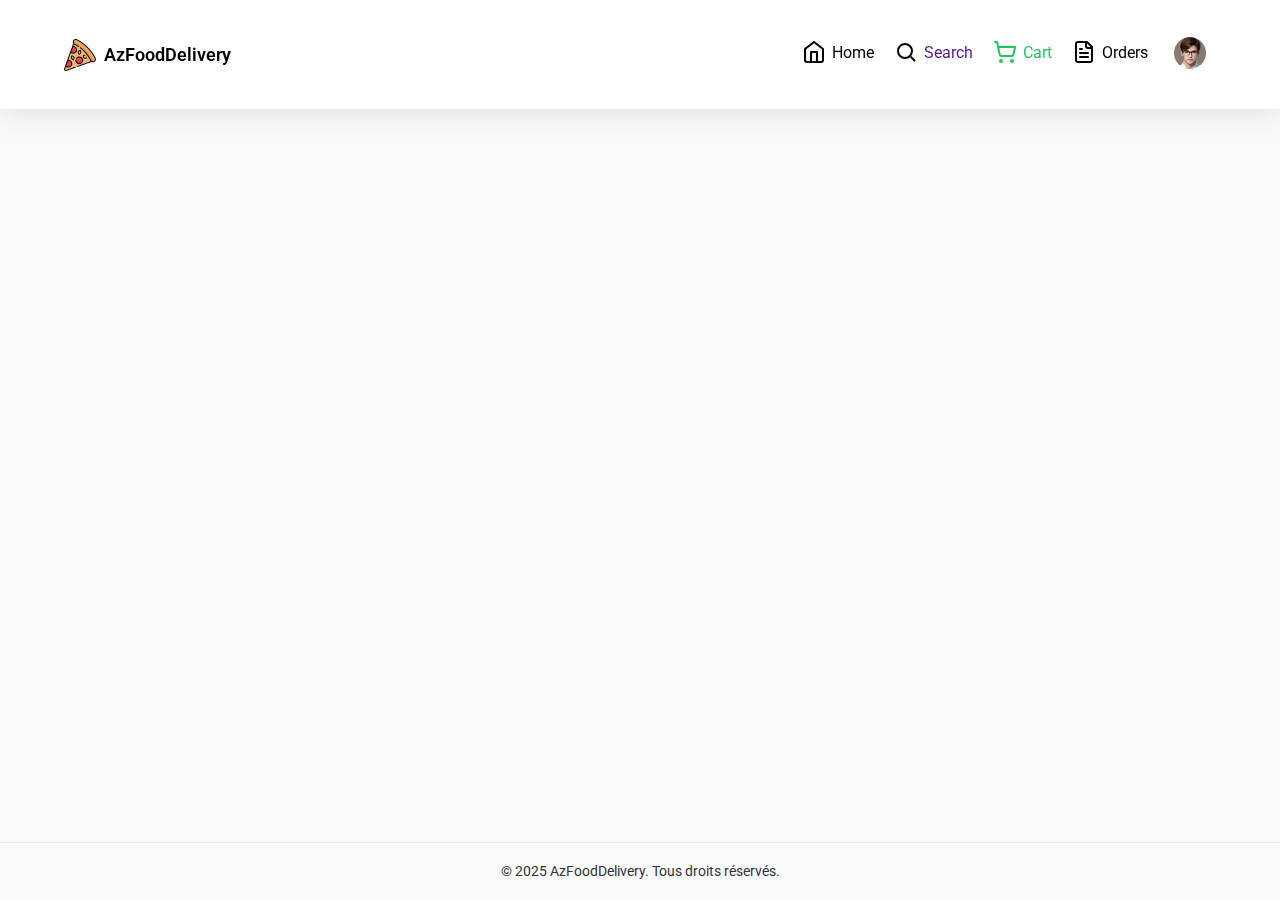
<file: src/pages/orders.html>
<!DOCTYPE html>
<html lang="en">
<head>
    <meta charset="UTF-8">
    <meta name="viewport" content="width=device-width, initial-scale=1.0">
    <link href="https://fonts.googleapis.com/css2?family=Roboto:ital,wght@0,100..900;1,100..900&display=swap" rel="stylesheet">
    <link rel="stylesheet" href="https://stackpath.bootstrapcdn.com/font-awesome/4.7.0/css/font-awesome.min.css">
    <link rel="stylesheet" href="/public/css/order.css">
    <link rel="stylesheet" href="/public/css/index.css">
    <title>AZ Food Delivery App</title>
</head>
<body>
   <!--header-->
    <header>
       <div class="container">
          <az-navbar></az-navbar>
       </div>
   </header>
   <!--main-->
   <main>
       <div class="container">
          <div class="orders-content">
          </div>
       </div>
   </main>
   <footer>
       <p>&copy; 2025 AzFoodDelivery. Tous droits réservés.</p>
   </footer>
   <script src="/public/js/orders.js"  type="module"></script>
   <script src="/public/js/az-navbar.js"  type="module"></script>
</body>
</html>
</file>
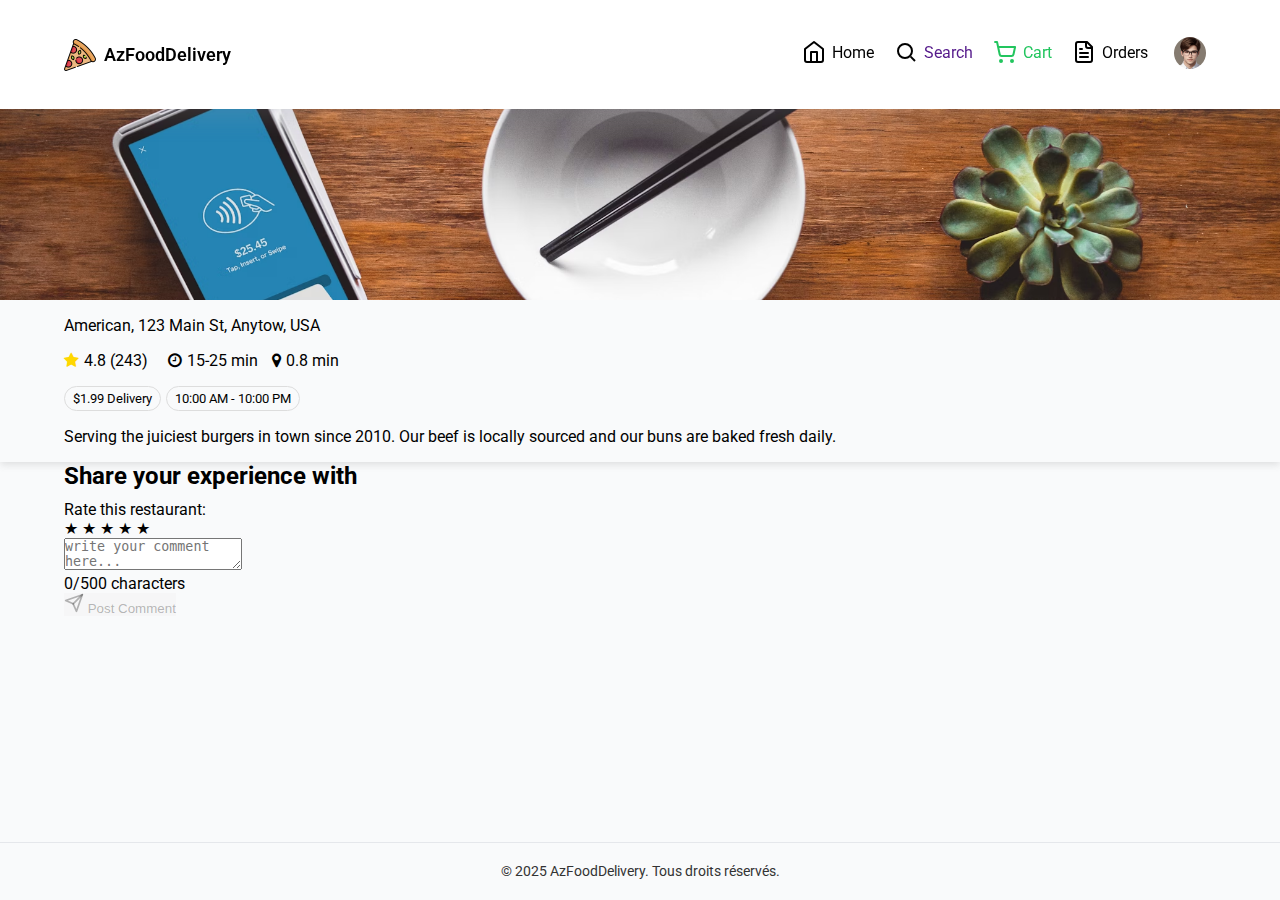
<file: src/pages/restaurant.html>
<!DOCTYPE html>
<html lang="en">
<head>
    <meta charset="UTF-8">
    <meta name="viewport" content="width=device-width, initial-scale=1.0">
    <link href="https://fonts.googleapis.com/css2?family=Roboto:ital,wght@0,100..900;1,100..900&display=swap" rel="stylesheet">
    <link rel="stylesheet" href="https://stackpath.bootstrapcdn.com/font-awesome/4.7.0/css/font-awesome.min.css">
    <link rel="stylesheet" href="/public/css/index.css">
    <link rel="stylesheet" href="/public/css/restaurant.css">
    <title>AZFoodDeliveryApp</title>
</head>
<body>
   <!--header-->
   <header>
       <div class="container">
          <az-navbar></az-navbar>
       </div>
   </header>
   <!--main-->
   <main>
      <!--restaurant banner-->
      <div class="restaurant-banner">
          <img src="/public/images/restaurant_1.avif" alt="" />
      </div>
      <!--restaurant info-->
      <section class="restaurant-info">
         <div class="container">
             <div class="restaurant-info-content">
                 <p class="restaurant-address">American, 123 Main St, Anytow, USA</p>
                 <ul class="restaurant-info-menu">
                    <li><i class="fa fa-star"></i><span>4.8 (243)</span></li>
                    <li><i class="fa fa-clock-o"></i><span>15-25 min</span></li>
                    <li><i class="fa fa-map-marker"></i><span>0.8 min </span></li>
                 </ul>
                 <div class="price-time">
                    <span>$1.99 Delivery</span> 
                    <span>10:00 AM - 10:00 PM</span> 
                 </div>
                <p>Serving the juiciest burgers in town since 2010. Our beef is locally sourced and our buns are baked fresh daily.</p>
             </div>
         </div>
      </section>
      <!--items-->
      <section class="items">
        <div class="container">
            <div class="items-content">
            </div>
        </div>
      </section>
      <section class="comments">
          <div class="container">
             <h2>Share your experience with <span id="restaurant_name"></span></h2>
             <div class="rating-section">
                <p>Rate this restaurant:</p>
                <div class="star-rating" id="star-rating">
                   <span class="star" data-rating="1">★</span>
                   <span class="star" data-rating="2">★</span>
                   <span class="star" data-rating="3">★</span>
                   <span class="star" data-rating="4">★</span>
                   <span class="star" data-rating="5">★</span>
                </div>
             </div>
             <textarea maxlength="500" placeholder="write your comment here..." id="post"></textarea>
             <div class="comment-button-container">
                  <p><span id="count">0</span>/500 characters</p>
                  <button id="btn_post_comment" disabled>
                    <svg xmlns="http://www.w3.org/2000/svg" width="20" height="20" viewBox="0 0 24 24" fill="none" stroke="currentColor" stroke-width="2" stroke-linecap="round" stroke-linejoin="round" class="lucide lucide-send w-4 h-4 mr-2"><path d="m22 2-7 20-4-9-9-4Z"></path><path d="M22 2 11 13"></path></svg>
                    Post Comment</button>
             </div>
          </div>   
      </section>
   </main>
   <footer>
       <p>&copy; 2025 AzFoodDelivery. Tous droits réservés.</p>
   </footer>
   <script src="/public/js/restaurant.js" type="module"></script>
   <script src="/public/js/cart.js" type="module"></script>
   <script src="/public/js/az-navbar.js"  type="module"></script>
</body>
</html>
</file>
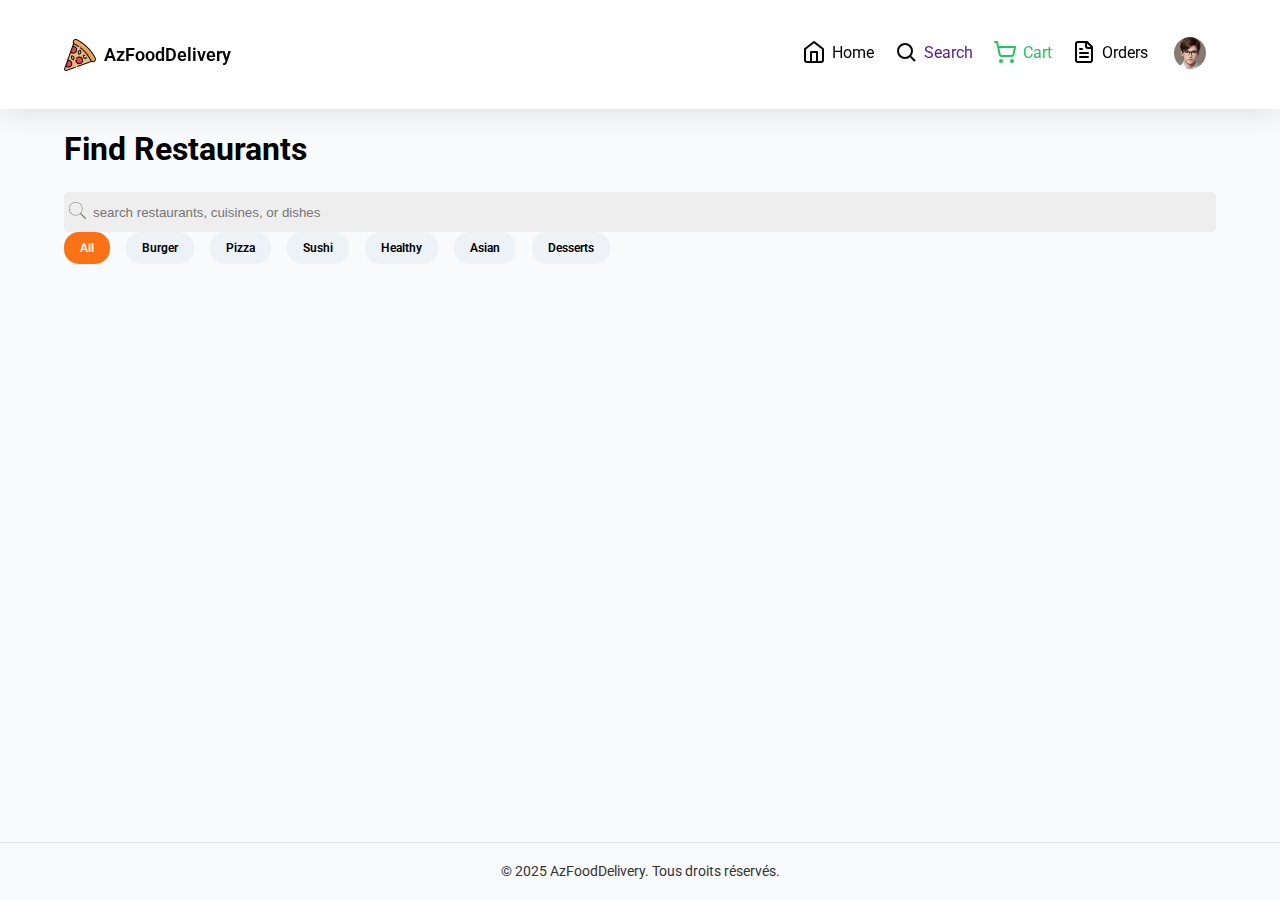
<file: src/pages/search.html>
<!DOCTYPE html>
<html lang="en">
<head>
    <meta charset="UTF-8">
    <meta name="viewport" content="width=device-width, initial-scale=1.0">
    <link href="https://fonts.googleapis.com/css2?family=Roboto:ital,wght@0,100..900;1,100..900&display=swap" rel="stylesheet">
    <link rel="stylesheet" href="https://stackpath.bootstrapcdn.com/font-awesome/4.7.0/css/font-awesome.min.css">
    <link rel="stylesheet" href="/public/css/search.css">
    <link rel="stylesheet" href="/public/css/index.css">
    <title>AZ Food Delivery App</title>
</head>
<body>
   <!--header-->
   <header>
       <div class="container">
            <az-navbar></az-navbar>
       </div>
   </header>
   <!--main-->
   <main>
       <div class="container">
           <h1 class="search_title">Find Restaurants</h1>
           <input type="text"    placeholder="search restaurants, cuisines, or dishes" class="searchbar">
           <div class="categories-list">
              <div class="category-item">
                 All
              </div>
              <div class="category-item">
                 Burger
              </div>
              <div class="category-item">
                 Pizza
              </div>
              <div class="category-item">
                 Sushi
              </div>
              <div class="category-item">
                 Healthy
              </div>
              <div class="category-item">
                 Asian
              </div>
              <div class="category-item">
                 Desserts
              </div>
           </div>
       </div>
   </main>
   <footer>
       <p>&copy; 2025 AzFoodDelivery. Tous droits réservés.</p>
   </footer>

   <script src="/public/js/search.js"  type="module"></script>
   <script src="/public/js/az-navbar.js"  type="module"></script>
   <script src="/public/js/cart.js"  type="module"></script>
</body>
</html>
</file>
<file: css/index.css>
/*general*/
* {
    margin: 0;
    padding: 0;
    box-sizing: border-box;
}

body {
    font-family: "Roboto", sans-serif;
}
:root {
    --header-height: 130px;
    --white: white;
    --primary-color: #22C55E;
}

.searchbar{
    padding: 10px;
    width: 100%;
    border-radius: 5px;
    border: 1px solid #eee;
    outline: 0px;
    background-color: #eee;
    background-image: url('../images/icons8-search-25.png');
    background-repeat: no-repeat;
    background-position: 0px 5px;
    padding-left: 28px;
}

/*commom*/
.container {
  width: 90%;
  margin: auto;
}
.ms-y{
    margin: 2rem 0px;
}
.md-y {
    margin: 3rem 0px;
}

.mlg-y{
    margin: 4rem 0px;
}
a {
    text-decoration: none;
}

li {
    list-style-type: none;
}
main {
    margin-top: var(--header-height);
}

button {
    border: none;
}
.spacer {
  height: 60px;
}
h2 {
    margin-bottom: 10px;
}
/*header*/
header {
    position: fixed;
    width: 100%;
    top: 0;
    box-shadow: rgba(149, 157, 165, 0.2) 0px 8px 24px;
    background: var(--white);
    z-index: 50;
}
section {
    display: block;
}

.header-content {
   display: flex;
   justify-content: space-between;
   padding: 30px 0px;
}

.header-logo {
    width: 30%;
    display: flex;
    align-items: center;
}

.header-logo img {
    width: 32px;
    height: 32px;
}

.header-logo h1 {
    margin-left: 8px;
    fontw-weight: 600;
    font-size: 1.125rem;
    line-height: 1.75rem;
    display: none;
}



.header-menu nav {
    display:flex;
}
.header-menu nav > li {
  display: inline-block;
  vertical-align: middle;
}
.header-menu nav li > a {
    display:flex;
    align-items: center;
    padding: 10px;
}

.header-menu nav li > a span {
    display:none;
}
.header-menu nav li:last-child{
    margin-left: 6px;
    margin-top: -3px;
}
.header-menu nav li:last-child img {
    width: 32px;
    height: 32px;
    border-radius: 50%;
}

.header-menu nav li:nth-child(2) a   {
  color: var(--primary-color);
}

/*slider*/
.slider {
    margin: 20px 0px 60px 0px;
}
.slider-content {
    display: flex;
    flex-direction: column;
    height: auto;
    border: 2px solid red;
    border: 0;
}
.slider-content-desc {
  flex: 1;
  background: linear-gradient(to right, #22C55E, #15803D); /* green-500 → green-700 */
  border: 0;
  border-top-left-radius: 15px;
  border-top-right-radius:15px;
  text-align:center;
  padding: 10px 0px;
  color: white;
  display:flex;
  flex-direction: column;
  justify-content: center;
  align-items: center;
  line-height: 1.6;
}


.slider-content-desc h3 {
    font-size: 20px;
}
.slider-content-desc button {
    background: var(--white);
    padding: 10px;
    border-radius: 3em;
    transition: background .5s;
    font-weight: bold;
    margin: 10px 0px;
    cursor: pointer;
}

.slider-content-img {
    flex: 3;
    position: relative;
}
.slider-content-img img {
    width:100%;
    height:100%;
    object-fit: cover;
    border-bottom-right-radius:15px;
    border-bottom-left-radius:15px;

}
.slider_opacity {
    position: absolute;
    width: 100%;
    height: 100%;
    top: 0px;
    left: 0px;

}

.slider_buttons {
    width: 90%;
    display: flex;
    justify-content: space-between;
    margin: 40px  auto 0px;
}
.slider_btn {
    width: 40px;
  height: 40px;
  border-radius: 50%; /* rend le bouton circulaire */
  background-color: var(--white);
  cursor: pointer;
  display:flex;
  align-items: center;
  justify-content: center;
  box-shadow: rgba(160, 164, 167, 0.2) 0px 8px 24px;
  opacity: 0.8;
}

.searchbar_desktop {
    display: none;
}
/*categories*/
.categories-content {
    display: grid;
    grid-template-columns: repeat(2, 1fr);
    grid-template-rows: auto auto;
    grid-gap: 10px;
    margin: 10px 0px;
}
.category {
    witdh: 80px;
    height: 80px;
    display: flex;
    justify-content: center;
    align-items: center;

    color: white;
    transition: background-color .5s;
    background-size: cover;
    border-radius: 10%;
    position:relative;
}
.category span {
    color: white;
    font-weight: bold;
}

.category:after {
    cursor:pointer;
    content:'';
    display:block;
    top: 0;
    left:0;
    width: 100%;
    height: 100%;
    position:absolute;
    background: rgba(0, 0, 0, 0.1);
    transition: background .5;
}
.category:hover:after {
    background: rgba(0, 0, 0, 0.2);
}
.categories-content > .category:nth-child(1){
    background-image: url('../images/category_pizza.avif');
}
.categories-content > .category:nth-child(2){
    background-image: url('../images/burger_category.avif');
}
.categories-content > .category:nth-child(3){
    background-image: url('../images/sushi_category.avif');
}
.categories-content > .category:nth-child(4){
    background-image: url('../images/salad_category.avif');
}

.categories-content > .category:nth-child(5){
    background-image: url('../images/dessert_catgegory.avif');
}

.categories-content > .category:nth-child(6){
    background-image: url('../images/mexican_category.avif');
}

.categories-content > .category:nth-child(7){
    background-image: url('../images/indian_category.avif');
}

.categories-content > .category:nth-child(8){
    background-image: url('../images/chinese_category .avif');
}
.categories-content > .category:nth-child(9){
    background-image: url('../images/italian.avif');
}
.categories-content > .category:nth-child(10){
    background-image: url('../images/breakfast.avif');
}
.categories-content > .category:nth-child(11){
    background-image: url('../images/healthy.avif');
}
.searchbar_mobile{
    margin-bottom: 30px;
}
/*restaurants*/
 .restaurants-content {
    display: flex;
    flex-direction: column;
 }

 .restaurant {
   overflow: hidden;
   box-shadow: rgba(0, 0, 0, 0.16) 0px 1px 4px;
   border-radius: 1rem;
   margin: 1rem 0px;

 }
 
  .restaurant_img > img {
    width: 100%;
    height: 100%;
    object-fit:cover;
  }

 .restaurant_desc {
    padding: 1rem;
 }
 .restaurant_desc h3 {
    font-weight: bold;
 }
 .restaurant_desc p {
   margin-bottom: 0.75rem;
 }

.restaurant_desc_header{
    display: flex;
    justify-content: space-between;
    margin-bottom: 0.5rem;
}
.rate {
    background: #eee;
    padding: 3px 8px;
    border-radius: 15px;
}

.rate > .icon {
    font-size: 13px;
    margin-right: 2px;
}
.time_distance {
    display: flex;
}
.time_distance span {
    margin-left: 0.2rem;
    font-size: 0.9rem;
}
.distance {
    margin-left: 1rem;
}
.restaurant_desc > span {
   color: var(--primary-color);
}
.restaurant_img{
    position:relative;
}
.restaurant_opacity {
   position: absolute;
   width: 100%;
   height: 99%;
   top:0px;
   left: 0px;
   background: rgba(0, 0, 0, 0.2);
}
/*medium. screen */
@media  screen and (min-width: 728px){

    .header-menu nav li > a span{
        display: inline;
        margin-left: 6px;
    }
    .header-logo h1 {
        display: block;
    }
    .slider_buttons {
          margin: 120px  auto 0px;
    }
   .slider-content-desc button:hover {
        cursor: pointer;
    }
     
    .categories-content {
        display: grid;
       grid-template-columns: repeat(4, 1fr);
         
    }
    .category {
        width: 130px;
        height: 90px;
    }


}

/*desktop*/
@media  screen and (min-width: 1024px){
    .slider-content{
       flex-direction: row;
       position: relative;
    }
    .slider-content-desc , .slider-content-img {
        flex: 1;
    }
     .slider-content-desc  {
        text-align: left;
        align-items: flex-start;
        padding-left: 40px;
        border-top-left-radius: 15px;
        border-bottom-left-radius:15px;
        border-top-right-radius:0px;
        line-height: 2;
    }
    .slider-content-desc h3 {
       font-size: 2rem; 
    }
    .slider-content-img {
        position: static;
    }
    .slider-content-img img {
        border-bottom-left-radius: 0px;
        border-bottom-right-radius:15px;
        border-top-right-radius:15px;
    }

    .slider_opacity {
      margin-top: 70px;
    }
    .slider_buttons {
        width: 97%
    }
    .slider-content-desc-btn{
        margin: 12px 0px;
        width: 140px;
        cursor: pointer;

    }
    .slider-content-desc-btn:hover {
       background: rgb(249, 250, 251)
    }
    
    .searchbar_mobile {
        display: none;
    }
    .searchbar_desktop {
        display: block;
        margin-left: 10px;
        background-position: 5px 11px;
        background-image: url('../images/icons8-search-middle-gray-desktop-25 .png');
        background-color: white;
        padding-left: 30px;
    }
    .categories {
    margin: 50px 0px;
    }
    .categories-content {

       display: flex;
    }

   
}
</file>
<file: public/css/index.css>
/*general*/
* {
    margin: 0;
    padding: 0;
    box-sizing: border-box;
}
:root {
    --header-height: 130px;
    --primary-color: #22C55E;
    --green-dark:   #48bb78;
    --secondary-color:  rgb(249 115 22 / 0.9);
    --box-shadow-card:  rgba(0, 0, 0, 0.16) 0px 1px 4px;
    --dark-green:  #16A34A;
}
html, body {
    height: 100%;
}
body {
    font-family: "Roboto", sans-serif;
    display:flex;
    flex-direction: column;
    background: #F9FAFB;

}


.searchbar{
    padding: 10px;
    width: 100%;
    border-radius: 5px;
    border: 1px solid #eee;
    outline: 0px;
    background-color: #eee;
    background-image: url('../images/icons8-search-25.png');
    background-repeat: no-repeat;
    background-position: 0px 5px;
    padding-left: 28px;
}

/*commom*/
.container {
  width: 90%;
  margin: auto;
}
.ms-y{
    margin: 2rem 0px;
}
.md-y {
    margin: 3rem 0px;
}

.mlg-y{
    margin: 4rem 0px;
}
a {
    text-decoration: none;
    color: inherit;
}

li {
    list-style-type: none;
}
main {
    margin-top: var(--header-height);
    flex: 1;
}

button {
    border: none;
}
.spacer {
  height: 60px;
}
h2 {
    margin-bottom: 10px;
}
/*header*/
header {
    position: fixed;
    width: 100%;
    top: 0;
    box-shadow: rgba(149, 157, 165, 0.2) 0px 8px 24px;
    background: white;
    z-index: 50;
}
section {
    display: block;
}

.header-content {
   display: flex;
   justify-content: space-between;
   padding: 30px 0px;
}

.header-logo {
    width: 30%;
    display: flex;
    align-items: center;
}

.header-logo img {
    width: 32px;
    height: 32px;
}

.header-logo h1 {
    margin-left: 8px;
    font-weight: 600;
    font-size: 1.125rem;
    line-height: 1.75rem;
    display: none;
}



.header-menu nav {
    display:flex;
}
.header-menu nav > li {
  display: inline-block;
  vertical-align: middle;
}
.header-menu nav li > a {
    display:flex;
    align-items: center;
    padding: 10px;
}

.header-menu nav li > a span {
    display:none;
}
.header-menu nav li:last-child{
    margin-left: 6px;
    margin-top: -3px;
}
.header-menu nav li:last-child img {
    width: 32px;
    height: 32px;
    border-radius: 50%;
}

.header-menu nav li:nth-child(2) a   {
  color: var(--primary-color);
}

/*slider*/
.slider {
    margin: 20px 0px 60px 0px;
}
.slider-content {
    display: flex;
    flex-direction: column;
    height: auto;
    border: 2px solid red;
    border: 0;
}
.slider-content-desc {
  flex: 1;
  background: linear-gradient(to right, #22C55E, #15803D); /* green-500 → green-700 */
  border: 0;
  border-top-left-radius: 15px;
  border-top-right-radius:15px;
  text-align:center;
  padding: 10px 0px;
  color: white;
  display:flex;
  flex-direction: column;
  justify-content: center;
  align-items: center;
  line-height: 1.6;
}


.slider-content-desc h3 {
    font-size: 20px;
}
.slider-content-desc button {
    background: whitek;
    padding: 10px;
    border-radius: 3em;
    transition: background .5s;
    font-weight: bold;
    margin: 10px 0px;
    cursor: pointer;
}

.slider-content-img {
    flex: 3;
    position: relative;
}
.slider-content-img img {
    width:100%;
    height:100%;
    object-fit: cover;
    border-bottom-right-radius:15px;
    border-bottom-left-radius:15px;

}
.slider_opacity {
    position: absolute;
    width: 100%;
    height: 100%;
    top: 0px;
    left: 0px;

}

.slider_buttons {
    width: 90%;
    display: flex;
    justify-content: space-between;
    margin: 40px  auto 0px;
}
.slider_btn {
    width: 40px;
  height: 40px;
  border-radius: 50%; /* rend le bouton circulaire */
  background-color: white;
  cursor: pointer;
  display:flex;
  align-items: center;
  justify-content: center;
  box-shadow: rgba(160, 164, 167, 0.2) 0px 8px 24px;
  opacity: 0.8;
}

.searchbar_desktop {
    display: none;
}
/*categories*/
.categories-content {
    display: grid;
    grid-template-columns: repeat(2, 1fr);
    grid-template-rows: auto auto;
    grid-gap: 10px;
    margin: 10px 0px;
}
.category {
    width: 80px;
    height: 80px;
    display: flex;
    justify-content: center;
    align-items: center;
    overflow: hidden;

    color: white;
    transition: background-color .5s;
    background-size: cover;
    border-radius: 10%;
    position:relative;
}
.category span {
    color: white;
    font-weight: bold;
}

.category:after {
    cursor:pointer;
    content:'';
    display:block;
    top: 0;
    left:0;
    width: 100%;
    height: 100%;
    position:absolute;
    background: rgba(0, 0, 0, 0.1);
    transition: background .5;
}
.category:hover:after {
    background: rgba(0, 0, 0, 0.2);
}
.categories-content > .category:nth-child(1){
    background-image: url('../images/category_pizza.avif');
}
.categories-content > .category:nth-child(2){
    background-image: url('../images/burger_category.avif');
}
.categories-content > .category:nth-child(3){
    background-image: url('../images/sushi_category.avif');
}
.categories-content > .category:nth-child(4){
    background-image: url('../images/salad_category.avif');
}

.categories-content > .category:nth-child(5){
    background-image: url('../images/dessert_catgegory.avif');
}

.categories-content > .category:nth-child(6){
    background-image: url('../images/mexican_category.avif');
}

.categories-content > .category:nth-child(7){
    background-image: url('../images/indian_category.avif');
}

.categories-content > .category:nth-child(8){
    background-image: url('../images/chinese_category .avif');
}
.categories-content > .category:nth-child(9){
    background-image: url('../images/italian.avif');
}
.categories-content > .category:nth-child(10){
    background-image: url('../images/breakfast.avif');
}
.categories-content > .category:nth-child(11){
    background-image: url('../images/healthy.avif');
}
.searchbar_mobile{
    margin-bottom: 30px;
}
/*restaurants*/
 .restaurants-content {
    display: flex;
    flex-direction: column;
 }

 .restaurant {
   overflow: hidden;
   box-shadow: var(--box-shadow-card);
   border-radius: 1rem;
   margin: 1rem 0px;
   cursor:pointer;
  transition: box-shadow 0.3s ease;
 }

 .restaurant:hover {
     box-shadow: 0 10px 15px -3px rgba(0, 0, 0, 0.1),
              0 4px 6px -4px rgba(0, 0, 0, 0.1);

 }
 
  .restaurant_img > img {
    width: 100%;
    height: 100%;
    object-fit:cover;
  }

 .restaurant_desc {
    padding: 1rem;
 }
 .restaurant_desc h3 {
    font-weight: bold;
 }
 .restaurant_desc p {
   margin-bottom: 0.75rem;
 }

.restaurant_desc_header{
    display: flex;
    justify-content: space-between;
    margin-bottom: 0.5rem;
}
.rate {
    background: #eee;
    padding: 3px 8px;
    border-radius: 15px;
}

.rate > .icon {
    font-size: 13px;
    margin-right: 2px;
}
.time_distance {
    display: flex;
}
.time_distance span {
    margin-left: 0.2rem;
    font-size: 0.9rem;
}
.distance {
    margin-left: 1rem;
}
.restaurant_desc > span {
   color: var(--primary-color);
}
.restaurant_img{
    position:relative;
}
.restaurant_opacity {
   position: absolute;
   width: 100%;
   height: 99%;
   top:0px;
   left: 0px;
   background: rgba(0, 0, 0, 0.2);
}
footer {
    text-align: center;           /* centre le texte horizontalement */
  padding: 20px 0;              /* espace vertical autour du texte */
  background-color: #f9fafb;    /* couleur douce (tu peux la changer) */
  color: #333;                  /* texte foncé mais lisible */
  font-size: 0.9rem;            /* taille un peu réduite */
  margin-top: 40px;             /* espace avec ce qui précède */
  border-top: 1px solid #e5e7eb;/* ligne discrète de séparation */
}
/*medium. screen */
@media  screen and (min-width: 728px){

    .header-menu nav li > a span{
        display: inline;
        margin-left: 6px;
    }
    .header-logo h1 {
        display: block;
    }
    .slider_buttons {
          margin: 120px  auto 0px;
    }
   .slider-content-desc button:hover {
        cursor: pointer;
    }
     
    .categories-content {
        display: grid;
       grid-template-columns: repeat(4, 1fr);
         
    }
    .category {
        width: 130px;
        height: 90px;
    }

    .restaurants-list {
        display: grid;
        grid-template-columns: repeat(2, 1fr);
        grid-gap: 1rem;
    }


}

/*desktop*/
@media  screen and (min-width: 1024px){
    .slider-content{
       flex-direction: row;
       position: relative;
    }
    .slider-content-desc , .slider-content-img {
        flex: 1;
    }
     .slider-content-desc  {
        text-align: left;
        align-items: flex-start;
        padding-left: 40px;
        border-top-left-radius: 15px;
        border-bottom-left-radius:15px;
        border-top-right-radius:0px;
        line-height: 2;
    }
    .slider-content-desc h3 {
       font-size: 2rem; 
    }
    .slider-content-img {
        position: static;
    }
    .slider-content-img img {
        border-bottom-left-radius: 0px;
        border-bottom-right-radius:15px;
        border-top-right-radius:15px;
    }

    .slider_opacity {
      margin-top: 70px;
    }
    .slider_buttons {
        width: 97%
    }
    .slider-content-desc-btn{
        margin: 12px 0px;
        width: 140px;
        cursor: pointer;

    }
    .slider-content-desc-btn:hover {
       background: rgb(249, 250, 251)
    }
    
    .searchbar_mobile {
        display: none;
    }
    .searchbar_desktop {
        display: block;
        margin-left: 10px;
        background-position: 5px 11px;
        background-image: url('../images/icons8-search-middle-gray-desktop-25.png');
        background-color: white;
        padding-left: 30px;
    }
    .categories {
    margin: 50px 0px;
    }
    .categories-content {

       display: flex;
    }
    .restaurants-list {
        display: grid;
        grid-template-columns: repeat(3, 1fr);
        grid-gap: 1rem;
    }

   
}
</file>
<file: css/restaurant.css>
/*restaurant_info*/
.restaurant-banner {
   height: 300px;
}
.restaurant-banner >img {
    width:100%;
    height:100%;
    object-fit:cover;

}
main {
    margin: 0px;
}
.restaurant-info-content h1 {
    margin: 1rem 0;
    font-size: 1.5rem;
}

.restaurant-info-content> ul li {
    display: inline-block;
    width: 100px;
}

.restaurant-info-content> ul li i {
    margin-right: 5px;
}

.restaurant-info-content> ul li:first-child i{
    color: #ffd700;
}
.restaurant-info-menu {
    margin: 1rem 0;
}

.price-time {
    display: flex;
    margin: 1rem 0;
}

.price-time > span {
    display: block;
    border: 1px solid #ddd;
    border-radius: 13px;
    font-size: 0.8rem;
    padding: 4px 8px;
}

.price-time > span:last-child{
    margin-left: 5px;
}


/*items*/

.items-content h2 {
    margin: 1rem 0;
}
</file>
<file: css/cart.css>
.cart-content {
    display: flex;
    flex-direction: column;
}


.cart-content-header {
    display: flex;
    flex: 1;
    justify-content: space-between;
}

.cart-content-header button {
     background: white;
     color: red;
     padding: 3px;
     border: 1px solid red;
     min-width: 8.313rem;
     border-radius: 0.313rem;
     font-weight: 500;
     cursor: pointer;
}
.cart-content-header  {
    margin-bottom: 2rem;
}
.cart-content-header button > i {
    margin-right: 0.635rem;
    font-size: 1rem;
}

.cart-content-main {
    display:flex;
    flex-direction: column;
}
.cart-items {
    margin-bottom: 1rem;
    padding: 0.625rem;
}
.cart-items, .cart-order {
    background: white;
}
 .cart-order {
    background:  white;
    padding: 1.5rem;
    max-height:300px;
}

.cart-items h2 {
    font-weight: 600;
    font-size: 1.25rem;
    margin-bottom: 1rem;
}
.cart-item{
    display: grid;
    grid-template-columns: repeat(3, 1fr);
    column-gap: 2rem;
    border: 1px solid #e0e0e0;
    padding: 1rem;
    border-radius: 0.313rem;
    margin-bottom: 1rem;
}

.cart-item-desc {
    display: flex;
}

.cart-order hr {
     color: #e0e0e0;
     height: 1px;
     border: none;
     background-color: black; /* Set the color of the line */
}

.cart-order-row {
    margin: 1rem 0px;
    display: flex;
    justify-content: space-between;
}


#total_value, #total_label {
   font-size: 1.125rem;
   font-weight: bold;
}
.cart-order button { 
    padding: 0.75rem 1rem;
    background: var(--secondary-color);
    color: white;
    border-radius: 5px;
    width: 100%;
    cursor: pointer;
}

.cart-item  img{
    width: 4rem;
    height: 4rem;
    object-fit: cover;
    border-radius: 0.5rem;
    align-self: center;
    margin-right: 1rem;
}


.cart-item-desc{
    display: flex;
    flex-direction:row;
}

.cart-item-btn  {
    display: flex;
    justify-content: center;
    align-items: center;
}

.cart-item-btn  button {
    width: 2rem;
    height: 2rem;
    background: white;
    border: 1px solid #ccc;
    border-radius: 0.25rem;
}

.cart-item-btn-minus {
    margin-right: 1rem;
    cursor:pointer;
}

.cart-item-btn-plus {
    margin-left: 1rem;
    margin-right: 1rem;
    cursor:pointer;
}


.cart-item-btn i {
    color: red;
}
.cart-item-info > span{
    display: block;
    font-size: 0.875rem; /* Equivalent to 14px */
line-height: 1.25rem; /* Equivalent to 20px */


}
.cart-item-info span:last-child {
    color: var(--secondary-color);
    font-weight: bold;
    font-size: 1.2rem;
}

#cart-items-content {

}

@media  screen and (min-width: 728px){
    .cart-item{
        display:flex;
        justify-content: space-between;
    }
 
}

@media  screen and (min-width: 1024px){
    .cart-content {
        width:70%;
        margin: auto;
    }
    .cart-content-main{
        display: flex;
        flex-direction: row;

    }
    .cart-items {
        flex: 3;
    }

    .cart-order {
        flex: 1;
    }


    .cart-order {
        margin-left: 1rem;
    }

    .cart-items {
        padding: 1.6rem;
    }
    .cart-item {
        display: flex;
        justify-content: space-between;
    }

    .cart-item-info {
        display:flex;
        flex-direction: column;
    }

 
    
}
</file>
<file: css/checkout.css>
.checkout-group {
    background: white;
    padding: 1.5rem;
    margin-bottom: 1.5rem;
    box-shadow: rgba(0, 0, 0, 0.16) 0px 1px 4px;
}

.form-group {
    margin-bottom: 1rem;
}
.form-group input {
    padding-left: 0.75rem;
    padding-right: 0.75rem;
      padding-top: 0.5rem;
   padding-bottom: 0.5rem;
}
.form-group label {
     font-weight: 500;
}

.form-group input[type="text"], .form-group input[type="email"]{
    width: 100%;
    border: 1px solid hsl(214.3 31.8% 91.4%);
    outline: none;
}

.form-group input[type="radio"]{
    accent-color: black;
}

.checkout-group:nth-child(2) .form-group-payment{
    display:flex;
    align-items: center;
}

.checkout-group:nth-child(2) .form-group-payment input[type="radio"]{
    margin-right: 0.625rem;
}

.checkout-group:nth-child(2) .form-group-payment label {
     margin-left: 0.625rem;
}

.expire_cvv {
    display: flex;
    justify-content: space-between;
}

.expire_cvv .form-group {
    width: 49%;
}

.order-item {
    display: flex;
    justify-content: space-between;
    align-items: center;
    margin-bottom: 0.5rem;
}

.order-item img {
    width: 3rem;
    height: 3rem;
    object-fit: cover;
    border-radius: 0.5rem;
    align-self: center;
    margin-right: 1rem;
}

.order-item-left  {
    display:flex;
    align-items: center;
    position: relative;
}
.order-item-left > img {
    position:relative;
}
.count {
   position: absolute;
   top: -10px;
   left: 37px;
   background: var(--primary-color);
   width:20px;
   height:20px;
   border-radius: 50%;
   color: white;
   display: flex;
   justify-content: center;
   align-items: center;
   padding: 0.654rem;
   font-size: 0.75rem;
}

.order-item-left-desc {
    font-size: 0.875rem;
}

.order_division {
   border-top: 0.1px solid hsl( 214.3,31.8%,91.4%);
    margin-top: 1rem;
  margin-bottom: 1rem;
}

.total_row {
    display: flex;
    justify-content: space-between;
    margin: 0.625rem 0px;
}

.total_price{
    display: flex;
    justify-content: space-between;
    font-weight: 600;
}

.checkout-btn {
    background: var(--primary-color);
    color: white;
    padding: 1rem;
    display:flex;
    justify-content: center;
    align-items: center;
    border-radius: 0.375rem;
    cursor: pointer;
}

.checkout-btn  > span {
    font-size: 1.2rem;
    margin: 0px 0.375rem; 
}
</file>
<file: public/css/cart.css>
.cart-content {
    display: flex;
    flex-direction: column;
}


.cart-content-header {
    display: flex;
    flex: 1;
    justify-content: space-between;
}

.cart-content-header button {
     background: white;
     color: red;
     padding: 3px;
     border: 1px solid red;
     min-width: 8.313rem;
     border-radius: 0.313rem;
     font-weight: 500;
     cursor: pointer;
}
.cart-content-header  {
    margin-bottom: 2rem;
}
.cart-content-header button > i {
    margin-right: 0.635rem;
    font-size: 1rem;
}

.cart-content-main {
    display:flex;
    flex-direction: column;
}
.cart-items {
    margin-bottom: 1rem;
    padding: 0.625rem;
}
.cart-items, .cart-order {
    background: white;
}
 .cart-order {
    background:  white;
    padding: 1.5rem;
    max-height:300px;
}

.cart-items h2 {
    font-weight: 600;
    font-size: 1.25rem;
    margin-bottom: 1rem;
}
.cart-item{
    display: grid;
    grid-template-columns: repeat(3, 1fr);
    column-gap: 2rem;
    border: 1px solid #e0e0e0;
    padding: 1rem;
    border-radius: 0.313rem;
    margin-bottom: 1rem;
}

.cart-item-desc {
    display: flex;
}

.cart-order hr {
     color: #e0e0e0;
     height: 1px;
     border: none;
     background-color: black; /* Set the color of the line */
}

.cart-order-row {
    margin: 1rem 0px;
    display: flex;
    justify-content: space-between;
}


#total_value, #total_label {
   font-size: 1.125rem;
   font-weight: bold;
}
.cart-order-btn { 
    padding: 0.75rem 1rem;
    background: var(--secondary-color);
    color: white;
    border-radius: 5px;
    width: 100%;
    cursor: pointer;
}

.cart-item  img{
    width: 4rem;
    height: 4rem;
    object-fit: cover;
    border-radius: 0.5rem;
    align-self: center;
    margin-right: 1rem;
}


.cart-item-desc{
    display: flex;
    flex-direction:row;
}

.cart-item-btn  {
    display: flex;
    justify-content: center;
    align-items: center;
}

.cart-item-btn  button {
    width: 2rem;
    height: 2rem;
    background: white;
    border: 1px solid #ccc;
    border-radius: 0.25rem;
}

.cart-item-btn-minus {
    margin-right: 1rem;
    cursor:pointer;
}

.cart-item-btn-plus {
    margin-left: 1rem;
    margin-right: 1rem;
    cursor:pointer;
}


.cart-item-btn i {
    color: red;
}
.cart-item-info > span{
    display: block;
    font-size: 0.875rem; /* Equivalent to 14px */
line-height: 1.25rem; /* Equivalent to 20px */


}
.cart-item-info span:last-child {
    color: var(--secondary-color);
    font-weight: bold;
    font-size: 1.2rem;
}



@media  screen and (min-width: 728px){
    .cart-item{
        display:flex;
        justify-content: space-between;
    }
 
}

@media  screen and (min-width: 1024px){
    .cart-content {
        width:70%;
        margin: auto;
    }
    .cart-content-main{
        display: flex;
        flex-direction: row;

    }
    .cart-items {
        flex: 3;
    }

    .cart-order {
        flex: 1;
    }


    .cart-order {
        margin-left: 1rem;
    }

    .cart-items {
        padding: 1.6rem;
    }
    .cart-item {
        display: flex;
        justify-content: space-between;
    }

    .cart-item-info {
        display:flex;
        flex-direction: column;
    }

 
    
}
</file>
<file: public/css/order.css>
.order {
    display: flex;
    justify-content:space-between;
    align-items: center;
    width:100%;
    padding: 1rem;
    box-shadow: var(--box-shadow-card);
    margin-bottom: 0.5rem;
}
.order:hover {
    cursor:pointer;
}
.order-desc {
    display:flex;
}
.order-desc-content {
    display: flex;
    flex-direction: column;
}

.order-desc-content h3 {
    font-weight: 600;
}

.order-status {
    background-color: #ecc94b;
    color: white;
    padding-left: 0.625rem; 
    padding-right: 0.625rem;
    padding-top: 	0.13rem;
    padding-bottom: 	0.13rem;
    border-radius: 0.20rem;
    display:flex;
    justify-content: center;
    align-items: center;
    align-self: start;
    font-size: 0.8rem;
    font-weight: 600;
}
.order-desc img {
    width: 4rem;
    height: 4rem;
    object-fit: cover;
    border-radius: 0.5rem;
    align-self: center;
    margin-right: 1rem;
}

.order-price {
    font-weight: 800;
    display:block;
}

.order-date {
     margin-bottom: 0.5rem;
}
.order-items {
    margin-bottom: 0.25rem;
}
 
.no-orders {
    background: white;
    display: flex;
    justify-content: center;
    align-items: center;
    background: white;
    padding: 1rem;
    height: 200px;
    font-size: 1.5rem;
    font-weight: bold;
}
</file>
<file: public/css/restaurant.css>
/*restaurant_banner*/
.restaurant-banner {
   height: 300px;
}
.restaurant-banner >img {
    width:100%;
    height:100%;
    object-fit:cover;

}
main {
    margin: 0px;
}

/*restaurant_info*/
.restaurant-info {
    box-shadow: rgba(99, 99, 99, 0.2) 0px 2px 8px 0px;
    padding: 1rem 0;
}
.restaurant-info-content h1 {
    font-size: 1.5rem;
}


.restaurant-info-content> ul li {
    display: inline-block;
    width: 100px;
}

.restaurant-info-content> ul li i {
    margin-right: 5px;
}

.restaurant-info-content> ul li:first-child i{
    color: #ffd700;
}
.restaurant-info-menu {
    margin: 1rem 0;
}

.price-time {
    display: flex;
    margin: 1rem 0;
}

.price-time > span {
    display: block;
    border: 1px solid #ddd;
    border-radius: 13px;
    font-size: 0.8rem;
    padding: 4px 8px;
}

.price-time > span:last-child{
    margin-left: 5px;
}


/*items*/

.items-content h2 {
    margin: 1rem 0;
}

.item {
    display: flex;
    flex-direction: column;
    margin-bottom: 0.313rem;
    box-shadow: var(--box-shadow-card);
}

.item h3 {
    font-size: 1rem;
    font-weight: 500;
}

.item-desc {
    padding: 1rem;
}

.item-desc > span {
    background: var(--primary-color);
    color: white;
    font-size: 0.9rem;
    display:block;
    padding: 0.125rem 0.625rem;
    border-radius: 12px;
    width: 80px;
    text-align: center;
    margin: 0.5rem 0px;
}
.item-desc > span:hover {
       background: var(--green-dark);
       cursor:pointer;
}
.price {
    display:flex;
    justify-content: space-between;
    align-items: center;
    margin: 1rem 0px;
}

.price button {
    background: var(--primary-color);
    color: white;
    padding: 4px 0.625rem;
    border-radius: 3px;
    height: 2rem;
    font-size: 0.875rem;
}

.price button:hover {
    background: var(--green-dark);
    cursor:pointer;
}

.price span {
    font-weight: bold;
}

/*medium. screen */
@media  screen and (min-width: 728px){
    .item {
        display: flex;
        flex-direction: row;
    }
    .item img {
        width: 25%;
        height:100%;
        align-self: flex-end;
        order:2;
    }
    .item-desc {
        flex: 3;
    }
}

@media  screen and (min-width: 1024px){
    .item {
        height: 9.625rem;
    }
    .item img {
        width:15%;
    } 
}
</file>
<file: public/css/search.css>
.search_title {
    margin-bottom: 1.5rem;
}

.searchbar {
    margin-bottom: 1.5rem;
    width: 100%;
    height: 2.5rem;
    padding: 10px;
    border-radius: 5px;
    border: 1px solid #eee;
    outline: 0px;
    background-color: #eee;
    background-image: url('../images/icons8-search-25.png');
    background-repeat: no-repeat;
    background-position: 0px 5px;
    padding-left: 28px;
    box-sizing: border-box;
}

@media screen and (min-width: 728px) {
    .search-container {
        flex-direction: row;
        align-items: flex-start;
        align-items: center;
        gap: 2rem;
    }

}

@media screen and (min-width: 1024px) {
    .search-container {
        flex-direction: row;
        align-items: center;
        gap: 2rem;
    }
    .searchbar {
        margin-bottom: 0;
    }
   
}
.categories-list {
    display: flex;
    flex-wrap: wrap;
    gap: 16px;
}
.category-item {
    padding-left: 1rem;
    padding-right: 1rem;
    padding-top: 0.5rem;
    padding-bottom: 0.5rem;
    border-radius: 15px;
    cursor: pointer;
    font-weight: 600;
    font-size: 0.75rem;
    line-height: 1rem; 
    background-color: #edf2f7;
    transition: background-color .5s;
}
.sort-item {
    width: 10%;
}


.category-item:hover {
   background-color: #e2e8f0;
}

.search-type-container{
    display: flex;
    margin: 1rem 0px 2rem;
}

.search-by-list,
.search-by-map {
    color: black;
    background: #fff;
    display: flex;
    align-items: center;
    padding-left: 0.75rem;
    padding-right: 0.75rem;
    height: 2.25rem;
    border-radius: 0.375rem;
    box-shadow: rgba(0, 0, 0, 0.16) 0px 1px 4px;
}
.search-by-map {
    margin-left: 1rem;
}

.search-by-list {
    background: var(--secondary-color);
    color: white;
}
#restaurants_count {
    color: #718096;
}
.search-container {
    display: flex;
    flex-direction: column;
}

@media  screen and (min-width: 728px){
     .restaurants-list {
        display: grid;
        grid-template-columns: repeat(2, 1fr);
        grid-gap: 1rem;
    }

    .search-container {
        display: flex;
        flex-direction: row;
    }
    .search-type-container{
        width: 20%;
    }
    .categories-list {
        width: 80%;
    }
    
}
@media  screen and (min-width: 1024px){
      .restaurants-list {
        display: grid;
        grid-template-columns: repeat(3, 1fr);
        grid-gap: 1rem;
    }
     .search-container {
        display: flex;
        flex-direction: row;
        align-items: center;
    }
    .search-type-container{
        width: 20%;
    }
    .categories-list {
        width: 80%;
    }
    
}
</file>
